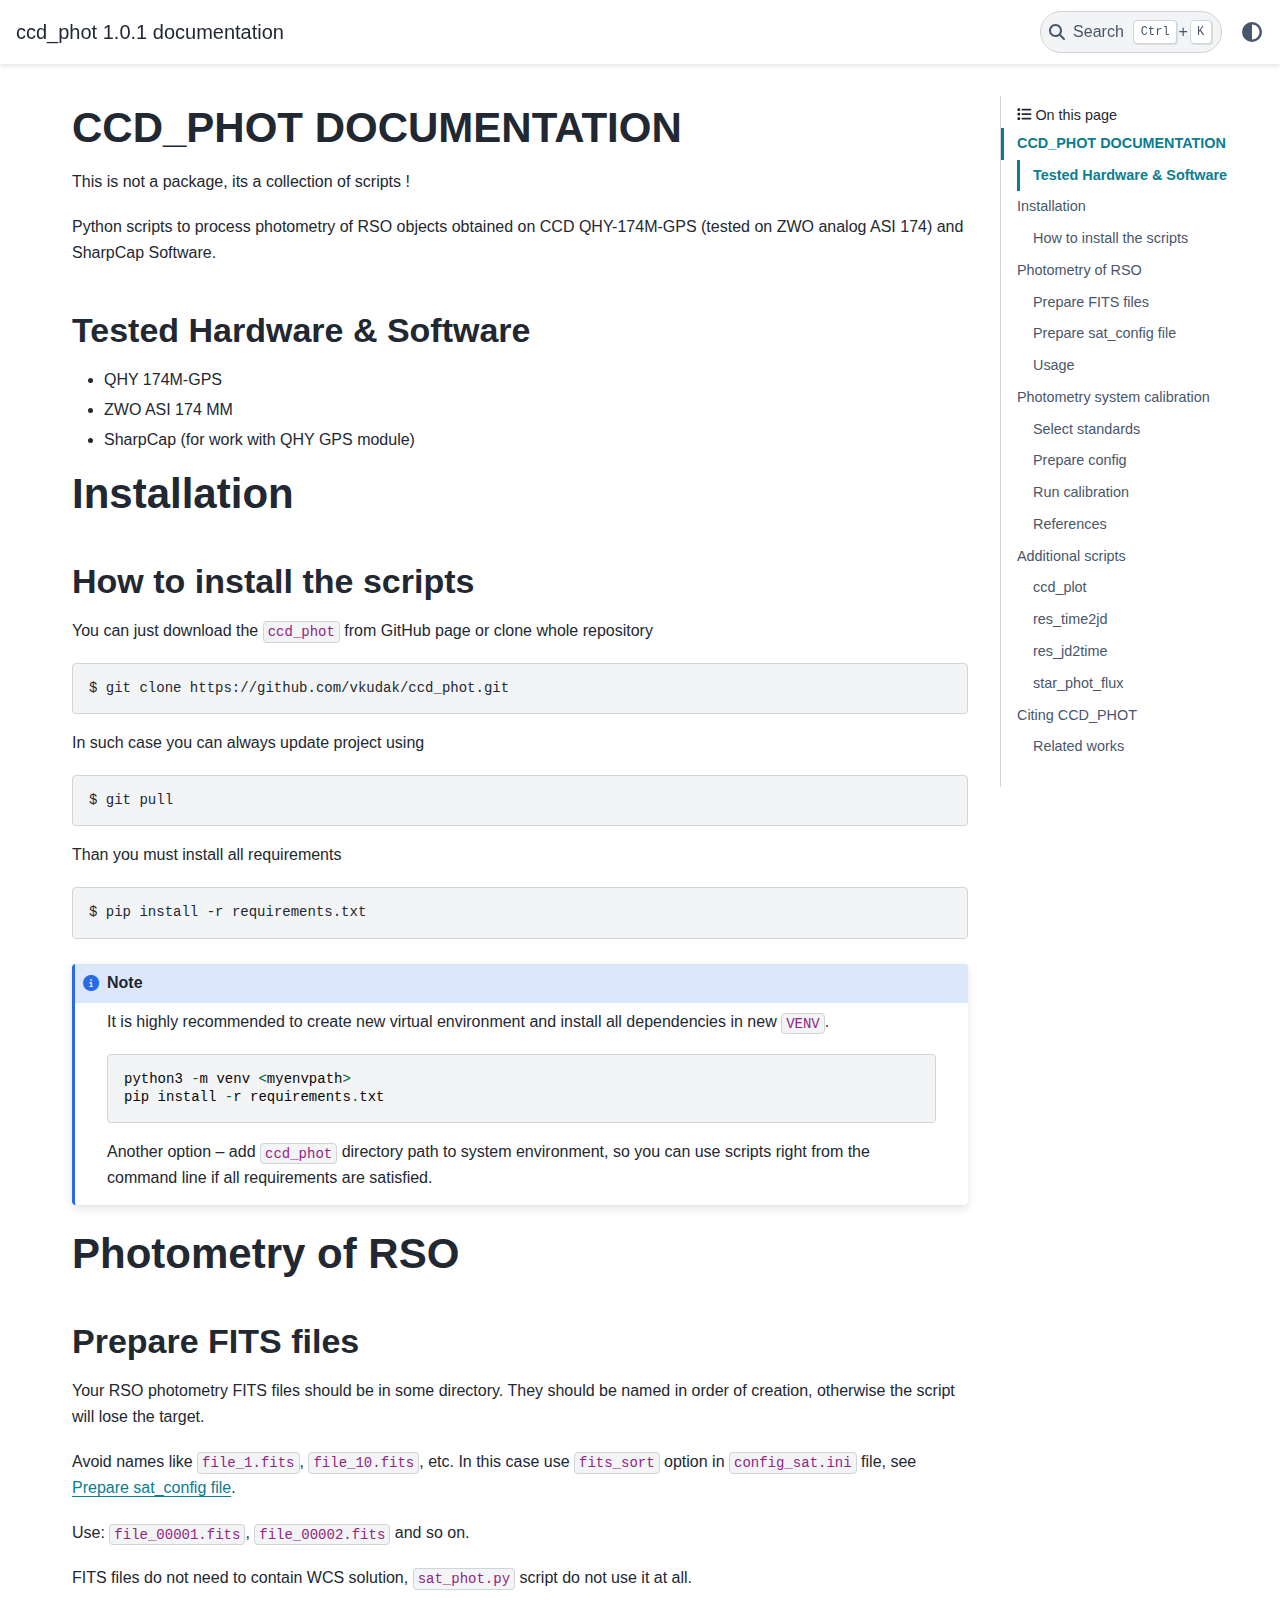
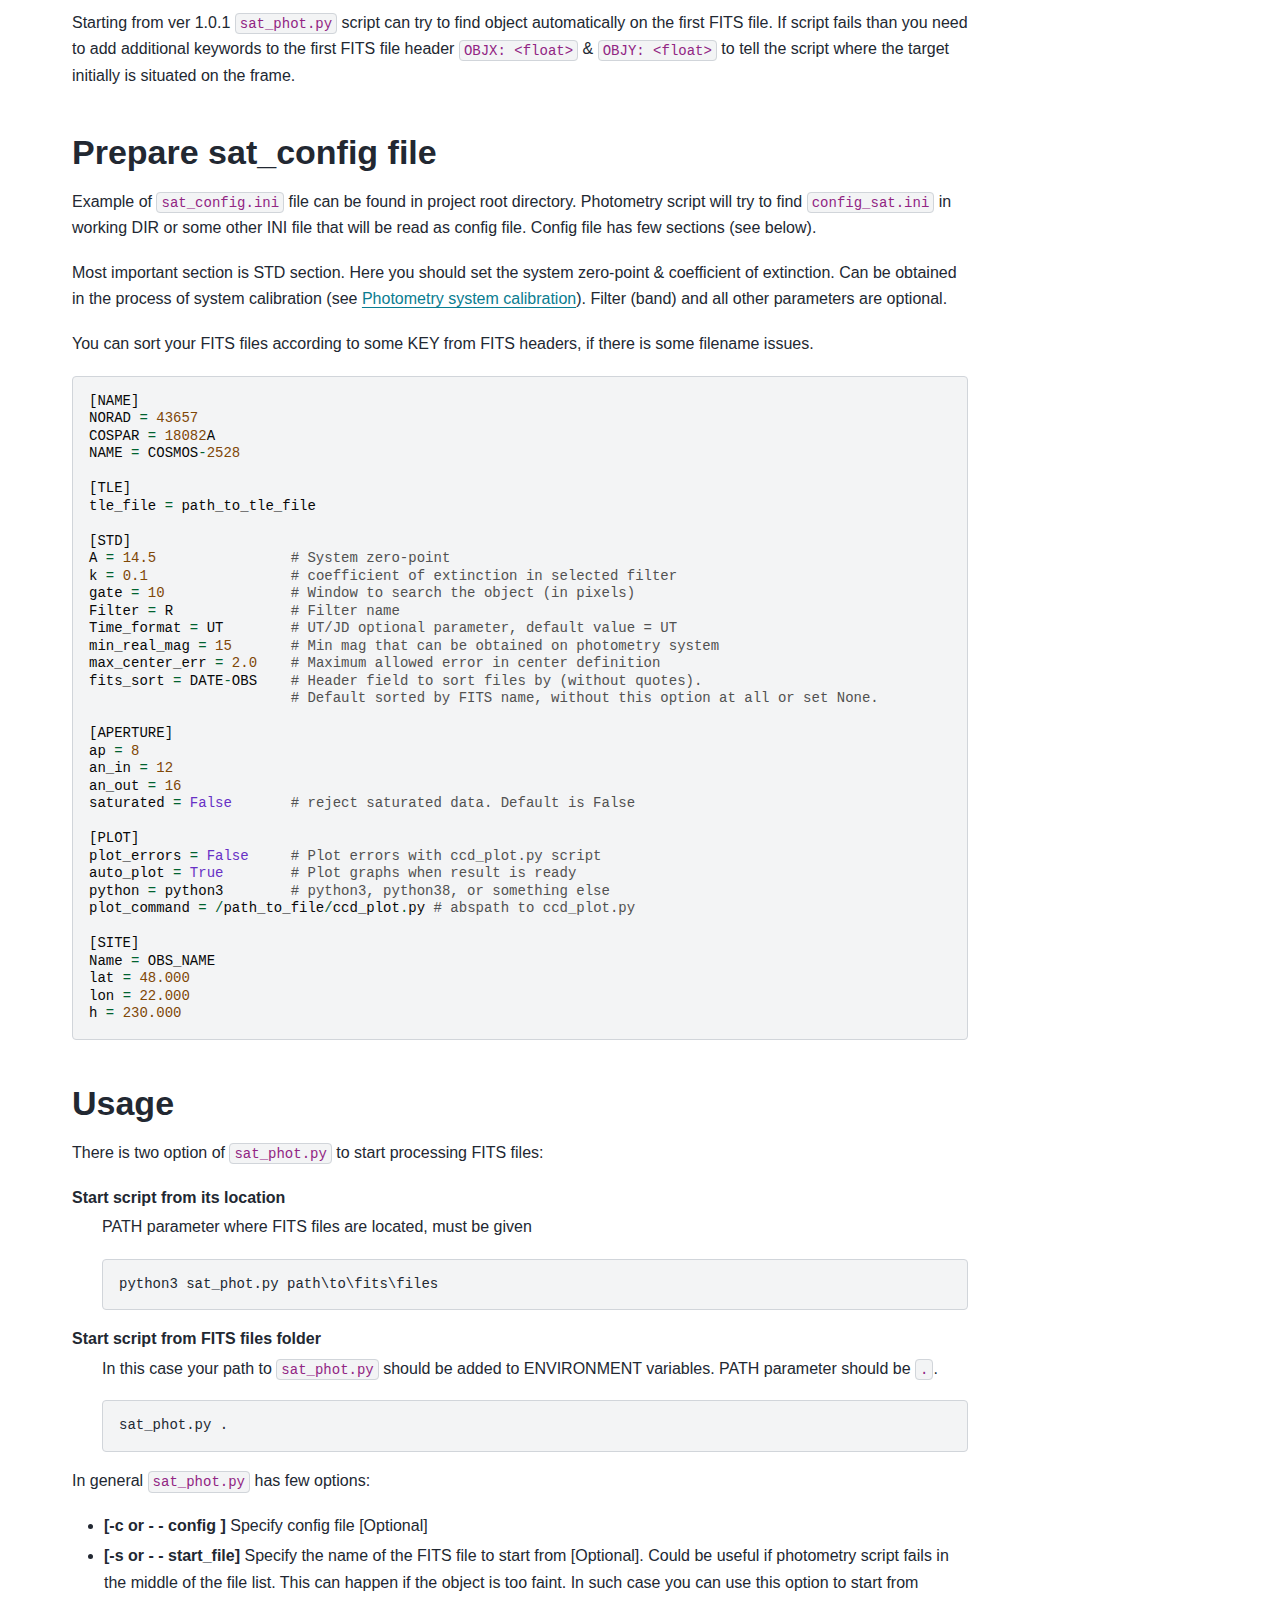
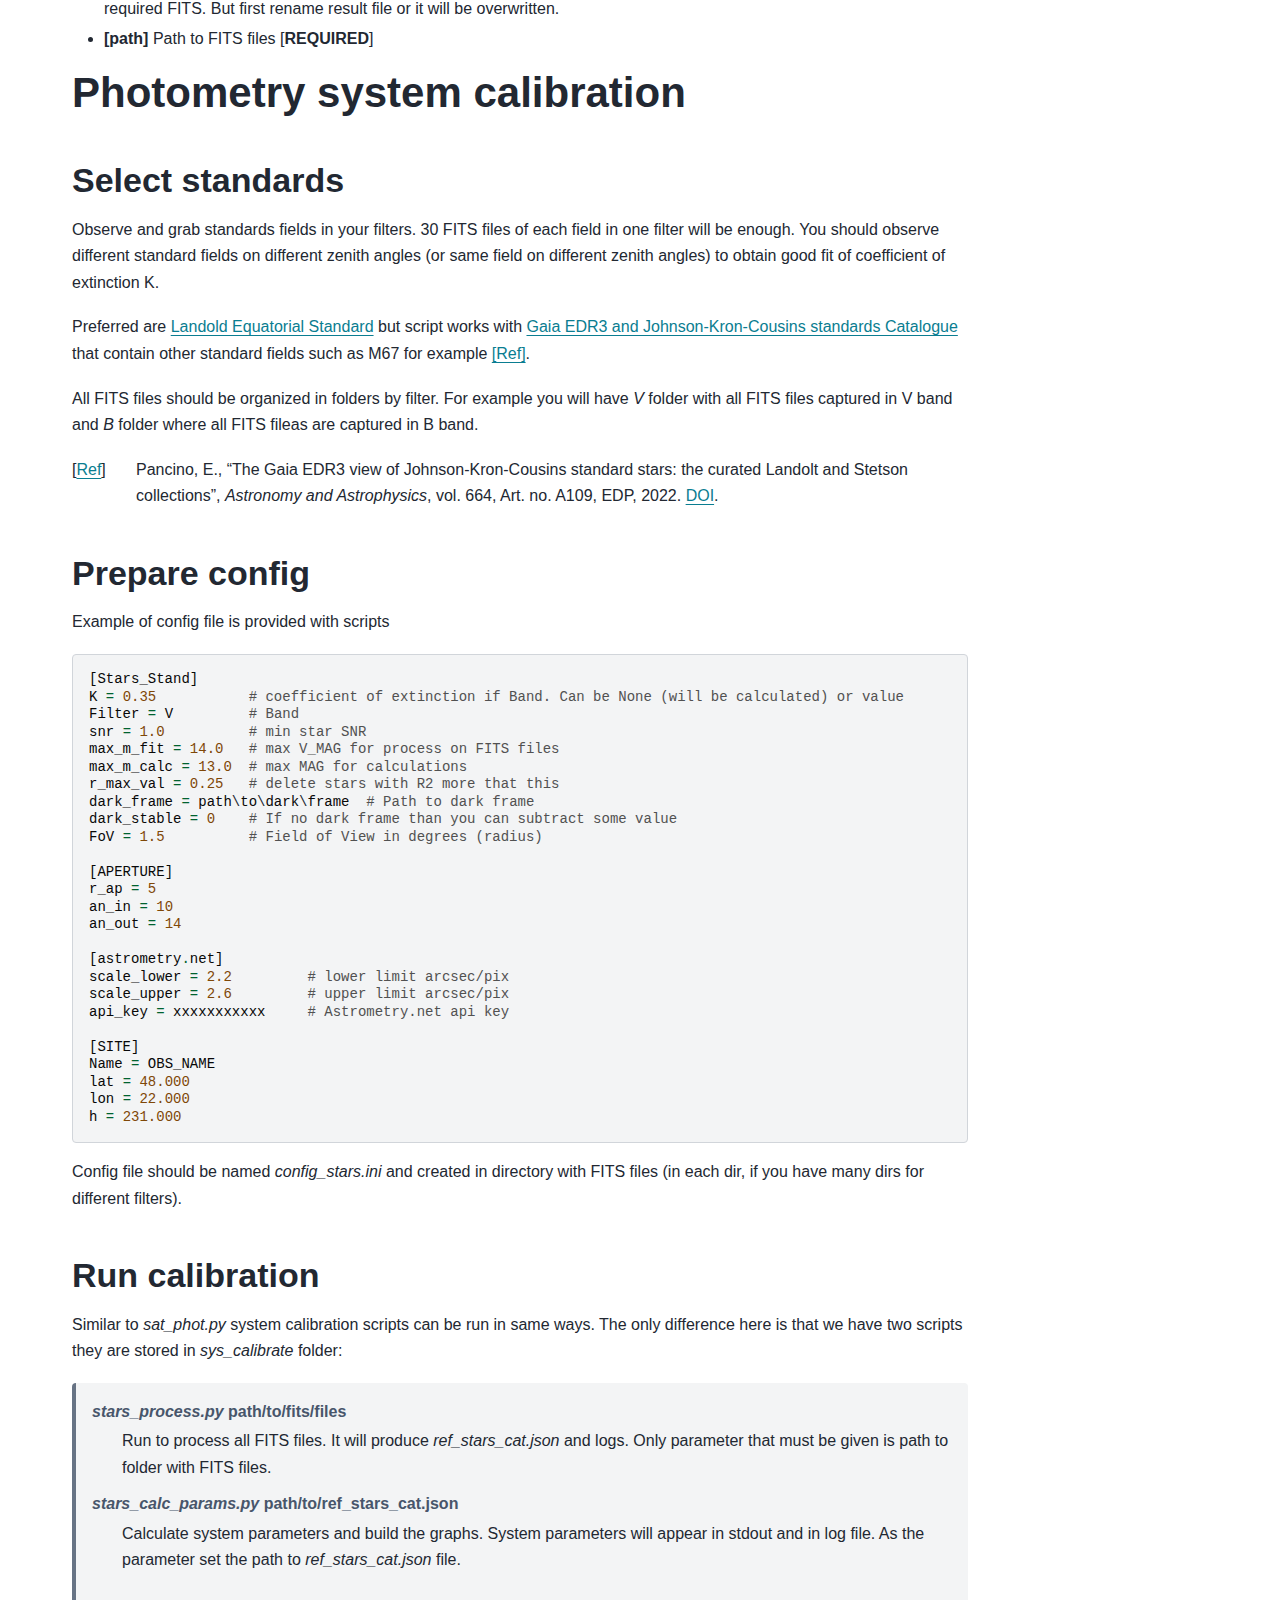
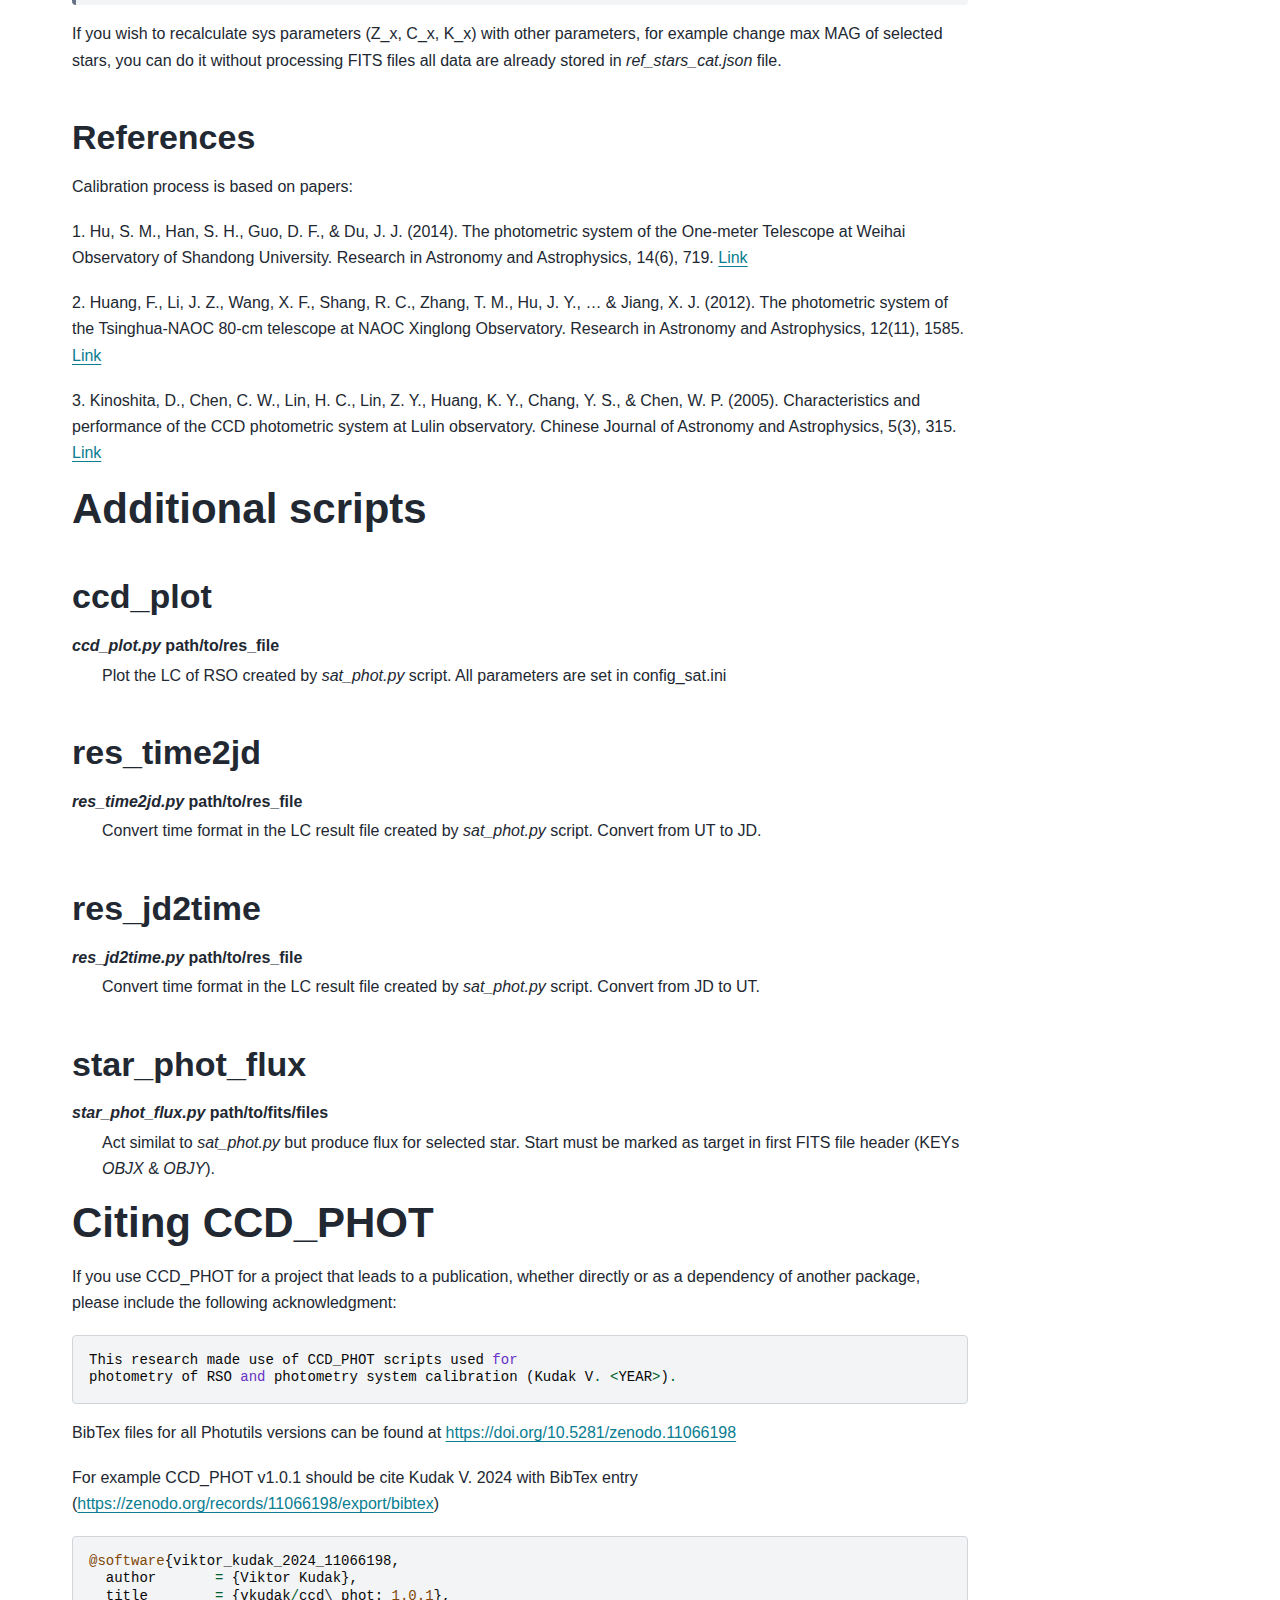
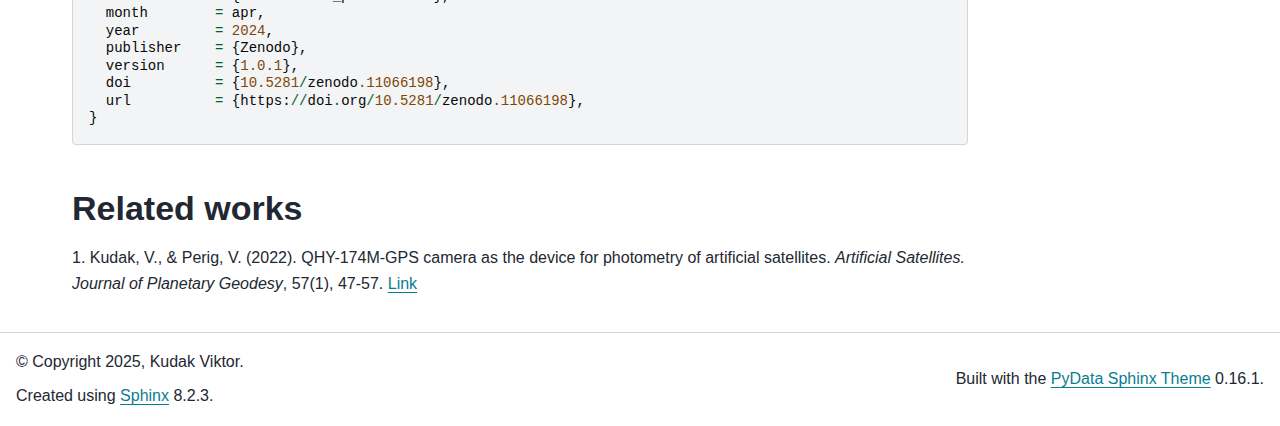
<file: index.html>
<!DOCTYPE html>


<html lang="en" data-content_root="./" >

  <head>
    <meta charset="utf-8" />
    <meta name="viewport" content="width=device-width, initial-scale=1.0" /><meta name="viewport" content="width=device-width, initial-scale=1" />

    <title>CCD_PHOT DOCUMENTATION &#8212; ccd_phot 1.0.1 documentation</title>
  
  
  
  <script data-cfasync="false">
    document.documentElement.dataset.mode = localStorage.getItem("mode") || "";
    document.documentElement.dataset.theme = localStorage.getItem("theme") || "";
  </script>
  <!--
    this give us a css class that will be invisible only if js is disabled
  -->
  <noscript>
    <style>
      .pst-js-only { display: none !important; }

    </style>
  </noscript>
  
  <!-- Loaded before other Sphinx assets -->
  <link href="_static/styles/theme.css?digest=8878045cc6db502f8baf" rel="stylesheet" />
<link href="_static/styles/pydata-sphinx-theme.css?digest=8878045cc6db502f8baf" rel="stylesheet" />

    <link rel="stylesheet" type="text/css" href="_static/pygments.css?v=8f2a1f02" />
  
  <!-- So that users can add custom icons -->
  <script src="_static/scripts/fontawesome.js?digest=8878045cc6db502f8baf"></script>
  <!-- Pre-loaded scripts that we'll load fully later -->
  <link rel="preload" as="script" href="_static/scripts/bootstrap.js?digest=8878045cc6db502f8baf" />
<link rel="preload" as="script" href="_static/scripts/pydata-sphinx-theme.js?digest=8878045cc6db502f8baf" />

    <script src="_static/jquery.js?v=5d32c60e"></script>
    <script src="_static/_sphinx_javascript_frameworks_compat.js?v=2cd50e6c"></script>
    <script src="_static/documentation_options.js?v=292eb321"></script>
    <script src="_static/doctools.js?v=9bcbadda"></script>
    <script src="_static/sphinx_highlight.js?v=dc90522c"></script>
    <script>DOCUMENTATION_OPTIONS.pagename = 'index';</script>
    <link rel="index" title="Index" href="genindex.html" />
    <link rel="search" title="Search" href="search.html" />
  <meta name="viewport" content="width=device-width, initial-scale=1"/>
  <meta name="docsearch:language" content="en"/>
  <meta name="docsearch:version" content="" />
  </head>
  
  
  <body data-bs-spy="scroll" data-bs-target=".bd-toc-nav" data-offset="180" data-bs-root-margin="0px 0px -60%" data-default-mode="">

  
  
  <div id="pst-skip-link" class="skip-link d-print-none"><a href="#main-content">Skip to main content</a></div>
  
  <div id="pst-scroll-pixel-helper"></div>
  
  <button type="button" class="btn rounded-pill" id="pst-back-to-top">
    <i class="fa-solid fa-arrow-up"></i>Back to top</button>

  
  <dialog id="pst-search-dialog">
    
<form class="bd-search d-flex align-items-center"
      action="search.html"
      method="get">
  <i class="fa-solid fa-magnifying-glass"></i>
  <input type="search"
         class="form-control"
         name="q"
         placeholder="Search the docs ..."
         aria-label="Search the docs ..."
         autocomplete="off"
         autocorrect="off"
         autocapitalize="off"
         spellcheck="false"/>
  <span class="search-button__kbd-shortcut"><kbd class="kbd-shortcut__modifier">Ctrl</kbd>+<kbd>K</kbd></span>
</form>
  </dialog>

  <div class="pst-async-banner-revealer d-none">
  <aside id="bd-header-version-warning" class="d-none d-print-none" aria-label="Version warning"></aside>
</div>

  
    <header class="bd-header navbar navbar-expand-lg bd-navbar d-print-none">
<div class="bd-header__inner bd-page-width">
  <button class="pst-navbar-icon sidebar-toggle primary-toggle" aria-label="Site navigation">
    <span class="fa-solid fa-bars"></span>
  </button>
  
  
  <div class="col-lg-3 navbar-header-items__start">
    
      <div class="navbar-item">

  
    
  

<a class="navbar-brand logo" href="#">
  
  
  
  
  
  
    <p class="title logo__title">ccd_phot 1.0.1 documentation</p>
  
</a></div>
    
  </div>
  
  <div class="col-lg-9 navbar-header-items">
    
    <div class="me-auto navbar-header-items__center">
      
        <div class="navbar-item">
<nav>
  <ul class="bd-navbar-elements navbar-nav">
    
  </ul>
</nav></div>
      
    </div>
    
    
    <div class="navbar-header-items__end">
      
        <div class="navbar-item navbar-persistent--container">
          

<button class="btn search-button-field search-button__button pst-js-only" title="Search" aria-label="Search" data-bs-placement="bottom" data-bs-toggle="tooltip">
 <i class="fa-solid fa-magnifying-glass"></i>
 <span class="search-button__default-text">Search</span>
 <span class="search-button__kbd-shortcut"><kbd class="kbd-shortcut__modifier">Ctrl</kbd>+<kbd class="kbd-shortcut__modifier">K</kbd></span>
</button>
        </div>
      
      
        <div class="navbar-item">

<button class="btn btn-sm nav-link pst-navbar-icon theme-switch-button pst-js-only" aria-label="Color mode" data-bs-title="Color mode"  data-bs-placement="bottom" data-bs-toggle="tooltip">
  <i class="theme-switch fa-solid fa-sun                fa-lg" data-mode="light" title="Light"></i>
  <i class="theme-switch fa-solid fa-moon               fa-lg" data-mode="dark"  title="Dark"></i>
  <i class="theme-switch fa-solid fa-circle-half-stroke fa-lg" data-mode="auto"  title="System Settings"></i>
</button></div>
      
    </div>
    
  </div>
  
  
    <div class="navbar-persistent--mobile">

<button class="btn search-button-field search-button__button pst-js-only" title="Search" aria-label="Search" data-bs-placement="bottom" data-bs-toggle="tooltip">
 <i class="fa-solid fa-magnifying-glass"></i>
 <span class="search-button__default-text">Search</span>
 <span class="search-button__kbd-shortcut"><kbd class="kbd-shortcut__modifier">Ctrl</kbd>+<kbd class="kbd-shortcut__modifier">K</kbd></span>
</button>
    </div>
  

  
    <button class="pst-navbar-icon sidebar-toggle secondary-toggle" aria-label="On this page">
      <span class="fa-solid fa-outdent"></span>
    </button>
  
</div>

    </header>
  

  <div class="bd-container">
    <div class="bd-container__inner bd-page-width">
      
      
      
        
      
      <dialog id="pst-primary-sidebar-modal"></dialog>
      <div id="pst-primary-sidebar" class="bd-sidebar-primary bd-sidebar hide-on-wide">
        

  
  <div class="sidebar-header-items sidebar-primary__section">
    
    
      <div class="sidebar-header-items__center">
        
          
          
            <div class="navbar-item">
<nav>
  <ul class="bd-navbar-elements navbar-nav">
    
  </ul>
</nav></div>
          
        
      </div>
    
    
    
      <div class="sidebar-header-items__end">
        
          <div class="navbar-item">

<button class="btn btn-sm nav-link pst-navbar-icon theme-switch-button pst-js-only" aria-label="Color mode" data-bs-title="Color mode"  data-bs-placement="bottom" data-bs-toggle="tooltip">
  <i class="theme-switch fa-solid fa-sun                fa-lg" data-mode="light" title="Light"></i>
  <i class="theme-switch fa-solid fa-moon               fa-lg" data-mode="dark"  title="Dark"></i>
  <i class="theme-switch fa-solid fa-circle-half-stroke fa-lg" data-mode="auto"  title="System Settings"></i>
</button></div>
        
      </div>
    
  </div>
  
  
  <div class="sidebar-primary-items__end sidebar-primary__section">
      <div class="sidebar-primary-item">
<div id="ethical-ad-placement"
      class="flat"
      data-ea-publisher="readthedocs"
      data-ea-type="readthedocs-sidebar"
      data-ea-manual="true">
</div></div>
  </div>


      </div>
      
      <main id="main-content" class="bd-main" role="main">
        
        
          <div class="bd-content">
            <div class="bd-article-container">
              
              <div class="bd-header-article d-print-none"></div>
              
              
              
                
<div id="searchbox"></div>
                <article class="bd-article">
                  
  <section id="ccd-phot-documentation">
<h1>CCD_PHOT DOCUMENTATION<a class="headerlink" href="#ccd-phot-documentation" title="Link to this heading">#</a></h1>
<p>This is not a package, its a collection of scripts !</p>
<p>Python scripts to process photometry of RSO objects obtained on CCD QHY-174M-GPS (tested on ZWO analog ASI 174) and SharpCap Software.</p>
<section id="tested-hardware-software">
<h2>Tested Hardware &amp; Software<a class="headerlink" href="#tested-hardware-software" title="Link to this heading">#</a></h2>
<ul class="simple">
<li><p>QHY 174M-GPS</p></li>
<li><p>ZWO ASI 174 MM</p></li>
<li><p>SharpCap (for work with QHY GPS module)</p></li>
</ul>
</section>
</section>
<section id="installation">
<h1>Installation<a class="headerlink" href="#installation" title="Link to this heading">#</a></h1>
<section id="how-to-install-the-scripts">
<span id="id1"></span><h2>How to install the scripts<a class="headerlink" href="#how-to-install-the-scripts" title="Link to this heading">#</a></h2>
<p>You can just download the <code class="docutils literal notranslate"><span class="pre">ccd_phot</span></code> from GitHub page or clone whole repository</p>
<div class="highlight-console notranslate"><div class="highlight"><pre><span></span><span class="gp">$ </span>git<span class="w"> </span>clone<span class="w"> </span>https://github.com/vkudak/ccd_phot.git
</pre></div>
</div>
<p>In such case you can always update project using</p>
<div class="highlight-console notranslate"><div class="highlight"><pre><span></span><span class="gp">$ </span>git<span class="w"> </span>pull
</pre></div>
</div>
<p>Than you must install all requirements</p>
<div class="highlight-console notranslate"><div class="highlight"><pre><span></span><span class="gp">$ </span>pip<span class="w"> </span>install<span class="w"> </span>-r<span class="w"> </span>requirements.txt
</pre></div>
</div>
<div class="admonition note">
<p class="admonition-title">Note</p>
<p>It is highly recommended to create new virtual environment
and install all dependencies in new <code class="docutils literal notranslate"><span class="pre">VENV</span></code>.</p>
<div class="highlight-python notranslate"><div class="highlight"><pre><span></span><span class="n">python3</span> <span class="o">-</span><span class="n">m</span> <span class="n">venv</span> <span class="o">&lt;</span><span class="n">myenvpath</span><span class="o">&gt;</span>
<span class="n">pip</span> <span class="n">install</span> <span class="o">-</span><span class="n">r</span> <span class="n">requirements</span><span class="o">.</span><span class="n">txt</span>
</pre></div>
</div>
<p>Another option – add <code class="docutils literal notranslate"><span class="pre">ccd_phot</span></code> directory path to system environment,
so you can use scripts right from the command line if all requirements are satisfied.</p>
</div>
</section>
</section>
<section id="photometry-of-rso">
<h1>Photometry of RSO<a class="headerlink" href="#photometry-of-rso" title="Link to this heading">#</a></h1>
<section id="prepare-fits-files">
<h2>Prepare FITS files<a class="headerlink" href="#prepare-fits-files" title="Link to this heading">#</a></h2>
<p>Your RSO photometry FITS files should be in some directory.
They should be named in order of creation, otherwise the script will lose the target.</p>
<p>Avoid names like <code class="docutils literal notranslate"><span class="pre">file_1.fits</span></code>, <code class="docutils literal notranslate"><span class="pre">file_10.fits</span></code>, etc.
In this case use <code class="docutils literal notranslate"><span class="pre">fits_sort</span></code> option in <code class="docutils literal notranslate"><span class="pre">config_sat.ini</span></code> file, see <a class="reference internal" href="#sat-config-label"><span class="std std-ref">Prepare sat_config file</span></a>.</p>
<p>Use: <code class="docutils literal notranslate"><span class="pre">file_00001.fits</span></code>, <code class="docutils literal notranslate"><span class="pre">file_00002.fits</span></code> and so on.</p>
<p>FITS files do not need to contain WCS solution, <code class="docutils literal notranslate"><span class="pre">sat_phot.py</span></code> script do not use it at all.</p>
<p>Starting from ver 1.0.1 <code class="docutils literal notranslate"><span class="pre">sat_phot.py</span></code> script can try to find object automatically on the first FITS file.
If script fails than you need to add additional keywords to the first FITS file header
<code class="docutils literal notranslate"><span class="pre">OBJX:</span> <span class="pre">&lt;float&gt;</span></code> &amp; <code class="docutils literal notranslate"><span class="pre">OBJY:</span> <span class="pre">&lt;float&gt;</span></code> to tell the script where the target initially is situated on the frame.</p>
</section>
<section id="prepare-sat-config-file">
<span id="sat-config-label"></span><h2>Prepare sat_config file<a class="headerlink" href="#prepare-sat-config-file" title="Link to this heading">#</a></h2>
<p>Example of <code class="docutils literal notranslate"><span class="pre">sat_config.ini</span></code> file can be found in project root directory.
Photometry script will try to find <code class="docutils literal notranslate"><span class="pre">config_sat.ini</span></code> in working DIR or some other INI file that will be read as config file.
Config file has few sections (see below).</p>
<p>Most important section is STD section.
Here you should set the system zero-point &amp; coefficient of extinction. Can be obtained in the process of system calibration
(see <a class="reference internal" href="#sys-calibration-label"><span class="std std-ref">Photometry system calibration</span></a>).
Filter (band) and all other parameters are optional.</p>
<p>You can sort your FITS files according to some KEY from FITS headers, if there is some filename issues.</p>
<div class="highlight-default notranslate"><div class="highlight"><pre><span></span><span class="p">[</span><span class="n">NAME</span><span class="p">]</span>
<span class="n">NORAD</span> <span class="o">=</span> <span class="mi">43657</span>
<span class="n">COSPAR</span> <span class="o">=</span> <span class="mi">18082</span><span class="n">A</span>
<span class="n">NAME</span> <span class="o">=</span> <span class="n">COSMOS</span><span class="o">-</span><span class="mi">2528</span>

<span class="p">[</span><span class="n">TLE</span><span class="p">]</span>
<span class="n">tle_file</span> <span class="o">=</span> <span class="n">path_to_tle_file</span>

<span class="p">[</span><span class="n">STD</span><span class="p">]</span>
<span class="n">A</span> <span class="o">=</span> <span class="mf">14.5</span>                <span class="c1"># System zero-point</span>
<span class="n">k</span> <span class="o">=</span> <span class="mf">0.1</span>                 <span class="c1"># coefficient of extinction in selected filter</span>
<span class="n">gate</span> <span class="o">=</span> <span class="mi">10</span>               <span class="c1"># Window to search the object (in pixels)</span>
<span class="n">Filter</span> <span class="o">=</span> <span class="n">R</span>              <span class="c1"># Filter name</span>
<span class="n">Time_format</span> <span class="o">=</span> <span class="n">UT</span>        <span class="c1"># UT/JD optional parameter, default value = UT</span>
<span class="n">min_real_mag</span> <span class="o">=</span> <span class="mi">15</span>       <span class="c1"># Min mag that can be obtained on photometry system</span>
<span class="n">max_center_err</span> <span class="o">=</span> <span class="mf">2.0</span>    <span class="c1"># Maximum allowed error in center definition</span>
<span class="n">fits_sort</span> <span class="o">=</span> <span class="n">DATE</span><span class="o">-</span><span class="n">OBS</span>    <span class="c1"># Header field to sort files by (without quotes).</span>
                        <span class="c1"># Default sorted by FITS name, without this option at all or set None.</span>

<span class="p">[</span><span class="n">APERTURE</span><span class="p">]</span>
<span class="n">ap</span> <span class="o">=</span> <span class="mi">8</span>
<span class="n">an_in</span> <span class="o">=</span> <span class="mi">12</span>
<span class="n">an_out</span> <span class="o">=</span> <span class="mi">16</span>
<span class="n">saturated</span> <span class="o">=</span> <span class="kc">False</span>       <span class="c1"># reject saturated data. Default is False</span>

<span class="p">[</span><span class="n">PLOT</span><span class="p">]</span>
<span class="n">plot_errors</span> <span class="o">=</span> <span class="kc">False</span>     <span class="c1"># Plot errors with ccd_plot.py script</span>
<span class="n">auto_plot</span> <span class="o">=</span> <span class="kc">True</span>        <span class="c1"># Plot graphs when result is ready</span>
<span class="n">python</span> <span class="o">=</span> <span class="n">python3</span>        <span class="c1"># python3, python38, or something else</span>
<span class="n">plot_command</span> <span class="o">=</span> <span class="o">/</span><span class="n">path_to_file</span><span class="o">/</span><span class="n">ccd_plot</span><span class="o">.</span><span class="n">py</span> <span class="c1"># abspath to ccd_plot.py</span>

<span class="p">[</span><span class="n">SITE</span><span class="p">]</span>
<span class="n">Name</span> <span class="o">=</span> <span class="n">OBS_NAME</span>
<span class="n">lat</span> <span class="o">=</span> <span class="mf">48.000</span>
<span class="n">lon</span> <span class="o">=</span> <span class="mf">22.000</span>
<span class="n">h</span> <span class="o">=</span> <span class="mf">230.000</span>
</pre></div>
</div>
</section>
<section id="usage">
<h2>Usage<a class="headerlink" href="#usage" title="Link to this heading">#</a></h2>
<p>There is two option of <code class="docutils literal notranslate"><span class="pre">sat_phot.py</span></code> to start processing FITS files:</p>
<dl>
<dt>Start script from its location</dt><dd><p>PATH parameter where FITS files are located, must be given</p>
<div class="highlight-console notranslate"><div class="highlight"><pre><span></span><span class="go">python3 sat_phot.py path\to\fits\files</span>
</pre></div>
</div>
</dd>
<dt>Start script from FITS files folder</dt><dd><p>In this case your path to <code class="docutils literal notranslate"><span class="pre">sat_phot.py</span></code> should be added to ENVIRONMENT variables. PATH parameter should be <code class="docutils literal notranslate"><span class="pre">.</span></code>.</p>
<div class="highlight-console notranslate"><div class="highlight"><pre><span></span><span class="go">sat_phot.py .</span>
</pre></div>
</div>
</dd>
</dl>
<p>In general <code class="docutils literal notranslate"><span class="pre">sat_phot.py</span></code> has few options:</p>
<ul class="simple">
<li><p><strong>[-c or - - config ]</strong>    Specify config file [Optional]</p></li>
<li><p><strong>[-s or - - start_file]</strong> Specify the name of the FITS file to start from [Optional]. Could be useful if photometry script fails in the middle of the file list. This can happen if the object is too faint. In such case you can use this option to start from required FITS. But first rename result file or it will be overwritten.</p></li>
<li><p><strong>[path]</strong>               Path to FITS files [<strong>REQUIRED</strong>]</p></li>
</ul>
</section>
</section>
<section id="photometry-system-calibration">
<span id="sys-calibration-label"></span><h1>Photometry system calibration<a class="headerlink" href="#photometry-system-calibration" title="Link to this heading">#</a></h1>
<section id="select-standards">
<h2>Select standards<a class="headerlink" href="#select-standards" title="Link to this heading">#</a></h2>
<p>Observe and grab standards fields in your filters. 30 FITS files of each field in one filter will be enough.
You should observe different standard fields on different zenith angles (or same field on different zenith angles) to
obtain good fit of coefficient of extinction K.</p>
<p>Preferred are <a class="reference external" href="https://www.eso.org/sci/observing/tools/standards/Landolt.html">Landold Equatorial Standard</a>
but script works with <a class="reference external" href="https://vizier.cds.unistra.fr/viz-bin/VizieR?-source=J/A%2BA/664/A109">Gaia EDR3 and Johnson-Kron-Cousins standards Catalogue</a>
that contain other standard fields such as M67 for example <a class="reference internal" href="#ref" id="id2"><span>[Ref]</span></a>.</p>
<p>All FITS files should be organized in folders by filter. For example you will have <cite>V</cite> folder with all FITS files
captured in V band and <cite>B</cite> folder where all FITS fileas are captured in B band.</p>
<div role="list" class="citation-list">
<div class="citation" id="ref" role="doc-biblioentry">
<span class="label"><span class="fn-bracket">[</span><a role="doc-backlink" href="#id2">Ref</a><span class="fn-bracket">]</span></span>
<p>Pancino, E., “The Gaia EDR3 view of Johnson-Kron-Cousins standard stars: the curated Landolt and Stetson collections”,
<em>Astronomy and Astrophysics</em>, vol. 664, Art. no. A109, EDP, 2022. <a class="reference external" href="https://doi.org/10.1051/0004-6361/202243939">DOI</a>.</p>
</div>
</div>
</section>
<section id="prepare-config">
<h2>Prepare config<a class="headerlink" href="#prepare-config" title="Link to this heading">#</a></h2>
<p>Example of config file is provided with scripts</p>
<div class="highlight-default notranslate"><div class="highlight"><pre><span></span><span class="p">[</span><span class="n">Stars_Stand</span><span class="p">]</span>
<span class="n">K</span> <span class="o">=</span> <span class="mf">0.35</span>           <span class="c1"># coefficient of extinction if Band. Can be None (will be calculated) or value</span>
<span class="n">Filter</span> <span class="o">=</span> <span class="n">V</span>         <span class="c1"># Band</span>
<span class="n">snr</span> <span class="o">=</span> <span class="mf">1.0</span>          <span class="c1"># min star SNR</span>
<span class="n">max_m_fit</span> <span class="o">=</span> <span class="mf">14.0</span>   <span class="c1"># max V_MAG for process on FITS files</span>
<span class="n">max_m_calc</span> <span class="o">=</span> <span class="mf">13.0</span>  <span class="c1"># max MAG for calculations</span>
<span class="n">r_max_val</span> <span class="o">=</span> <span class="mf">0.25</span>   <span class="c1"># delete stars with R2 more that this</span>
<span class="n">dark_frame</span> <span class="o">=</span> <span class="n">path</span>\<span class="n">to</span>\<span class="n">dark</span>\<span class="n">frame</span>  <span class="c1"># Path to dark frame</span>
<span class="n">dark_stable</span> <span class="o">=</span> <span class="mi">0</span>    <span class="c1"># If no dark frame than you can subtract some value</span>
<span class="n">FoV</span> <span class="o">=</span> <span class="mf">1.5</span>          <span class="c1"># Field of View in degrees (radius)</span>

<span class="p">[</span><span class="n">APERTURE</span><span class="p">]</span>
<span class="n">r_ap</span> <span class="o">=</span> <span class="mi">5</span>
<span class="n">an_in</span> <span class="o">=</span> <span class="mi">10</span>
<span class="n">an_out</span> <span class="o">=</span> <span class="mi">14</span>

<span class="p">[</span><span class="n">astrometry</span><span class="o">.</span><span class="n">net</span><span class="p">]</span>
<span class="n">scale_lower</span> <span class="o">=</span> <span class="mf">2.2</span>         <span class="c1"># lower limit arcsec/pix</span>
<span class="n">scale_upper</span> <span class="o">=</span> <span class="mf">2.6</span>         <span class="c1"># upper limit arcsec/pix</span>
<span class="n">api_key</span> <span class="o">=</span> <span class="n">xxxxxxxxxxx</span>     <span class="c1"># Astrometry.net api key</span>

<span class="p">[</span><span class="n">SITE</span><span class="p">]</span>
<span class="n">Name</span> <span class="o">=</span> <span class="n">OBS_NAME</span>
<span class="n">lat</span> <span class="o">=</span> <span class="mf">48.000</span>
<span class="n">lon</span> <span class="o">=</span> <span class="mf">22.000</span>
<span class="n">h</span> <span class="o">=</span> <span class="mf">231.000</span>
</pre></div>
</div>
<p>Config file should be named <cite>config_stars.ini</cite> and created in directory with FITS files
(in each dir, if you have many dirs for different filters).</p>
</section>
<section id="run-calibration">
<h2>Run calibration<a class="headerlink" href="#run-calibration" title="Link to this heading">#</a></h2>
<p>Similar to <cite>sat_phot.py</cite> system calibration scripts can be run in same ways.
The only difference here is that we have two scripts they are stored in <cite>sys_calibrate</cite> folder:</p>
<blockquote>
<div><dl class="simple">
<dt><cite>stars_process.py</cite>  path/to/fits/files</dt><dd><p>Run to process all FITS files. It will produce <cite>ref_stars_cat.json</cite> and logs.
Only parameter that must be given is path to folder with FITS files.</p>
</dd>
<dt><cite>stars_calc_params.py</cite> path/to/ref_stars_cat.json</dt><dd><p>Calculate system parameters and build the graphs.
System parameters will appear in stdout and in log file.
As the parameter set the path to <cite>ref_stars_cat.json</cite> file.</p>
</dd>
</dl>
</div></blockquote>
<p>If you wish to recalculate sys parameters (Z_x, C_x, K_x) with other parameters,
for example change max MAG of selected stars, you can do it without processing FITS files all data are already stored
in <cite>ref_stars_cat.json</cite> file.</p>
</section>
<section id="references">
<h2>References<a class="headerlink" href="#references" title="Link to this heading">#</a></h2>
<p>Calibration process is based on papers:</p>
<p>1. Hu, S. M., Han, S. H., Guo, D. F., &amp; Du, J. J. (2014).
The photometric system of the One-meter Telescope at Weihai Observatory of Shandong University.
Research in Astronomy and Astrophysics, 14(6), 719.
<a class="reference external" href="https://iopscience.iop.org/article/10.1088/1674-4527/14/6/010/meta">Link</a></p>
<p>2. Huang, F., Li, J. Z., Wang, X. F., Shang, R. C., Zhang, T. M., Hu, J. Y., … &amp; Jiang, X. J. (2012).
The photometric system of the Tsinghua-NAOC 80-cm telescope at NAOC Xinglong Observatory.
Research in Astronomy and Astrophysics, 12(11), 1585.
<a class="reference external" href="https://iopscience.iop.org/article/10.1088/1674-4527/12/11/012/meta">Link</a></p>
<p>3. Kinoshita, D., Chen, C. W., Lin, H. C., Lin, Z. Y., Huang, K. Y., Chang, Y. S., &amp; Chen, W. P. (2005).
Characteristics and performance of the CCD photometric system at Lulin observatory.
Chinese Journal of Astronomy and Astrophysics, 5(3), 315.
<a class="reference external" href="https://iopscience.iop.org/article/10.1088/1009-9271/5/3/011/meta">Link</a></p>
</section>
</section>
<section id="additional-scripts">
<h1>Additional scripts<a class="headerlink" href="#additional-scripts" title="Link to this heading">#</a></h1>
<section id="ccd-plot">
<h2>ccd_plot<a class="headerlink" href="#ccd-plot" title="Link to this heading">#</a></h2>
<dl class="simple">
<dt><cite>ccd_plot.py</cite>  path/to/res_file</dt><dd><p>Plot the LC of RSO created by <cite>sat_phot.py</cite> script. All parameters are set in config_sat.ini</p>
</dd>
</dl>
</section>
<section id="res-time2jd">
<h2>res_time2jd<a class="headerlink" href="#res-time2jd" title="Link to this heading">#</a></h2>
<dl class="simple">
<dt><cite>res_time2jd.py</cite>  path/to/res_file</dt><dd><p>Convert time format in the LC result file created by <cite>sat_phot.py</cite> script.
Convert from UT to JD.</p>
</dd>
</dl>
</section>
<section id="res-jd2time">
<h2>res_jd2time<a class="headerlink" href="#res-jd2time" title="Link to this heading">#</a></h2>
<dl class="simple">
<dt><cite>res_jd2time.py</cite>  path/to/res_file</dt><dd><p>Convert time format in the LC result file created by <cite>sat_phot.py</cite> script.
Convert from JD to UT.</p>
</dd>
</dl>
</section>
<section id="star-phot-flux">
<h2>star_phot_flux<a class="headerlink" href="#star-phot-flux" title="Link to this heading">#</a></h2>
<dl class="simple">
<dt><cite>star_phot_flux.py</cite>  path/to/fits/files</dt><dd><p>Act similat to <cite>sat_phot.py</cite> but produce flux for selected star.
Start must be marked as target in first FITS file header (KEYs <cite>OBJX</cite> &amp; <cite>OBJY</cite>).</p>
</dd>
</dl>
</section>
</section>
<section id="citing-ccd-phot">
<h1>Citing CCD_PHOT<a class="headerlink" href="#citing-ccd-phot" title="Link to this heading">#</a></h1>
<p>If you use CCD_PHOT for a project that leads to a publication, whether directly or as a dependency of another package,
please include the following acknowledgment:</p>
<div class="highlight-default notranslate"><div class="highlight"><pre><span></span><span class="n">This</span> <span class="n">research</span> <span class="n">made</span> <span class="n">use</span> <span class="n">of</span> <span class="n">CCD_PHOT</span> <span class="n">scripts</span> <span class="n">used</span> <span class="k">for</span>
<span class="n">photometry</span> <span class="n">of</span> <span class="n">RSO</span> <span class="ow">and</span> <span class="n">photometry</span> <span class="n">system</span> <span class="n">calibration</span> <span class="p">(</span><span class="n">Kudak</span> <span class="n">V</span><span class="o">.</span> <span class="o">&lt;</span><span class="n">YEAR</span><span class="o">&gt;</span><span class="p">)</span><span class="o">.</span>
</pre></div>
</div>
<p>BibTex files for all Photutils versions can be found at <a class="reference external" href="https://doi.org/10.5281/zenodo.11066198">https://doi.org/10.5281/zenodo.11066198</a></p>
<p>For example CCD_PHOT v1.0.1 should be cite Kudak V. 2024 with BibTex entry (<a class="reference external" href="https://zenodo.org/records/11066198/export/bibtex">https://zenodo.org/records/11066198/export/bibtex</a>)</p>
<div class="highlight-default notranslate"><div class="highlight"><pre><span></span><span class="nd">@software</span><span class="p">{</span><span class="n">viktor_kudak_2024_11066198</span><span class="p">,</span>
  <span class="n">author</span>       <span class="o">=</span> <span class="p">{</span><span class="n">Viktor</span> <span class="n">Kudak</span><span class="p">},</span>
  <span class="n">title</span>        <span class="o">=</span> <span class="p">{</span><span class="n">vkudak</span><span class="o">/</span><span class="n">ccd</span>\<span class="n">_phot</span><span class="p">:</span> <span class="mf">1.0.1</span><span class="p">},</span>
  <span class="n">month</span>        <span class="o">=</span> <span class="n">apr</span><span class="p">,</span>
  <span class="n">year</span>         <span class="o">=</span> <span class="mi">2024</span><span class="p">,</span>
  <span class="n">publisher</span>    <span class="o">=</span> <span class="p">{</span><span class="n">Zenodo</span><span class="p">},</span>
  <span class="n">version</span>      <span class="o">=</span> <span class="p">{</span><span class="mf">1.0.1</span><span class="p">},</span>
  <span class="n">doi</span>          <span class="o">=</span> <span class="p">{</span><span class="mf">10.5281</span><span class="o">/</span><span class="n">zenodo</span><span class="mf">.11066198</span><span class="p">},</span>
  <span class="n">url</span>          <span class="o">=</span> <span class="p">{</span><span class="n">https</span><span class="p">:</span><span class="o">//</span><span class="n">doi</span><span class="o">.</span><span class="n">org</span><span class="o">/</span><span class="mf">10.5281</span><span class="o">/</span><span class="n">zenodo</span><span class="mf">.11066198</span><span class="p">},</span>
<span class="p">}</span>
</pre></div>
</div>
<section id="related-works">
<h2>Related works<a class="headerlink" href="#related-works" title="Link to this heading">#</a></h2>
<p>1. Kudak, V., &amp; Perig, V. (2022). QHY-174M-GPS camera as the device for photometry of artificial satellites.
<em>Artificial Satellites. Journal of Planetary Geodesy</em>, 57(1), 47-57. <a class="reference external" href="https://doi.org/10.2478/arsa-2022-0003">Link</a></p>
<div class="toctree-wrapper compound">
</div>
</section>
</section>


                </article>
              
              
              
              
              
                <footer class="prev-next-footer d-print-none">
                  
<div class="prev-next-area">
</div>
                </footer>
              
            </div>
            
            
              
                <dialog id="pst-secondary-sidebar-modal"></dialog>
                <div id="pst-secondary-sidebar" class="bd-sidebar-secondary bd-toc"><div class="sidebar-secondary-items sidebar-secondary__inner">


  <div class="sidebar-secondary-item">
<div
    id="pst-page-navigation-heading-2"
    class="page-toc tocsection onthispage">
    <i class="fa-solid fa-list"></i> On this page
  </div>
  <nav class="bd-toc-nav page-toc" aria-labelledby="pst-page-navigation-heading-2">
    <ul class="visible nav section-nav flex-column">
<li class="toc-h1 nav-item toc-entry"><a class="reference internal nav-link" href="#">CCD_PHOT DOCUMENTATION</a><ul class="visible nav section-nav flex-column">
<li class="toc-h2 nav-item toc-entry"><a class="reference internal nav-link" href="#tested-hardware-software">Tested Hardware &amp; Software</a></li>
</ul>
</li>
<li class="toc-h1 nav-item toc-entry"><a class="reference internal nav-link" href="#installation">Installation</a><ul class="visible nav section-nav flex-column">
<li class="toc-h2 nav-item toc-entry"><a class="reference internal nav-link" href="#how-to-install-the-scripts">How to install the scripts</a></li>
</ul>
</li>
<li class="toc-h1 nav-item toc-entry"><a class="reference internal nav-link" href="#photometry-of-rso">Photometry of RSO</a><ul class="visible nav section-nav flex-column">
<li class="toc-h2 nav-item toc-entry"><a class="reference internal nav-link" href="#prepare-fits-files">Prepare FITS files</a></li>
<li class="toc-h2 nav-item toc-entry"><a class="reference internal nav-link" href="#prepare-sat-config-file">Prepare sat_config file</a></li>
<li class="toc-h2 nav-item toc-entry"><a class="reference internal nav-link" href="#usage">Usage</a></li>
</ul>
</li>
<li class="toc-h1 nav-item toc-entry"><a class="reference internal nav-link" href="#photometry-system-calibration">Photometry system calibration</a><ul class="visible nav section-nav flex-column">
<li class="toc-h2 nav-item toc-entry"><a class="reference internal nav-link" href="#select-standards">Select standards</a></li>
<li class="toc-h2 nav-item toc-entry"><a class="reference internal nav-link" href="#prepare-config">Prepare config</a></li>
<li class="toc-h2 nav-item toc-entry"><a class="reference internal nav-link" href="#run-calibration">Run calibration</a></li>
<li class="toc-h2 nav-item toc-entry"><a class="reference internal nav-link" href="#references">References</a></li>
</ul>
</li>
<li class="toc-h1 nav-item toc-entry"><a class="reference internal nav-link" href="#additional-scripts">Additional scripts</a><ul class="visible nav section-nav flex-column">
<li class="toc-h2 nav-item toc-entry"><a class="reference internal nav-link" href="#ccd-plot">ccd_plot</a></li>
<li class="toc-h2 nav-item toc-entry"><a class="reference internal nav-link" href="#res-time2jd">res_time2jd</a></li>
<li class="toc-h2 nav-item toc-entry"><a class="reference internal nav-link" href="#res-jd2time">res_jd2time</a></li>
<li class="toc-h2 nav-item toc-entry"><a class="reference internal nav-link" href="#star-phot-flux">star_phot_flux</a></li>
</ul>
</li>
<li class="toc-h1 nav-item toc-entry"><a class="reference internal nav-link" href="#citing-ccd-phot">Citing CCD_PHOT</a><ul class="visible nav section-nav flex-column">
<li class="toc-h2 nav-item toc-entry"><a class="reference internal nav-link" href="#related-works">Related works</a></li>
</ul>
</li>
</ul>

  </nav></div>

</div></div>
              
            
          </div>
          <footer class="bd-footer-content">
            
          </footer>
        
      </main>
    </div>
  </div>
  
  <!-- Scripts loaded after <body> so the DOM is not blocked -->
  <script defer src="_static/scripts/bootstrap.js?digest=8878045cc6db502f8baf"></script>
<script defer src="_static/scripts/pydata-sphinx-theme.js?digest=8878045cc6db502f8baf"></script>

  <footer class="bd-footer">
<div class="bd-footer__inner bd-page-width">
  
    <div class="footer-items__start">
      
        <div class="footer-item">

  <p class="copyright">
    
      © Copyright 2025, Kudak Viktor.
      <br/>
    
  </p>
</div>
      
        <div class="footer-item">

  <p class="sphinx-version">
    Created using <a href="https://www.sphinx-doc.org/">Sphinx</a> 8.2.3.
    <br/>
  </p>
</div>
      
    </div>
  
  
  
    <div class="footer-items__end">
      
        <div class="footer-item">
<p class="theme-version">
  <!-- # L10n: Setting the PST URL as an argument as this does not need to be localized -->
  Built with the <a href="https://pydata-sphinx-theme.readthedocs.io/en/stable/index.html">PyData Sphinx Theme</a> 0.16.1.
</p></div>
      
    </div>
  
</div>

  </footer>
  </body>
</html>
</file>
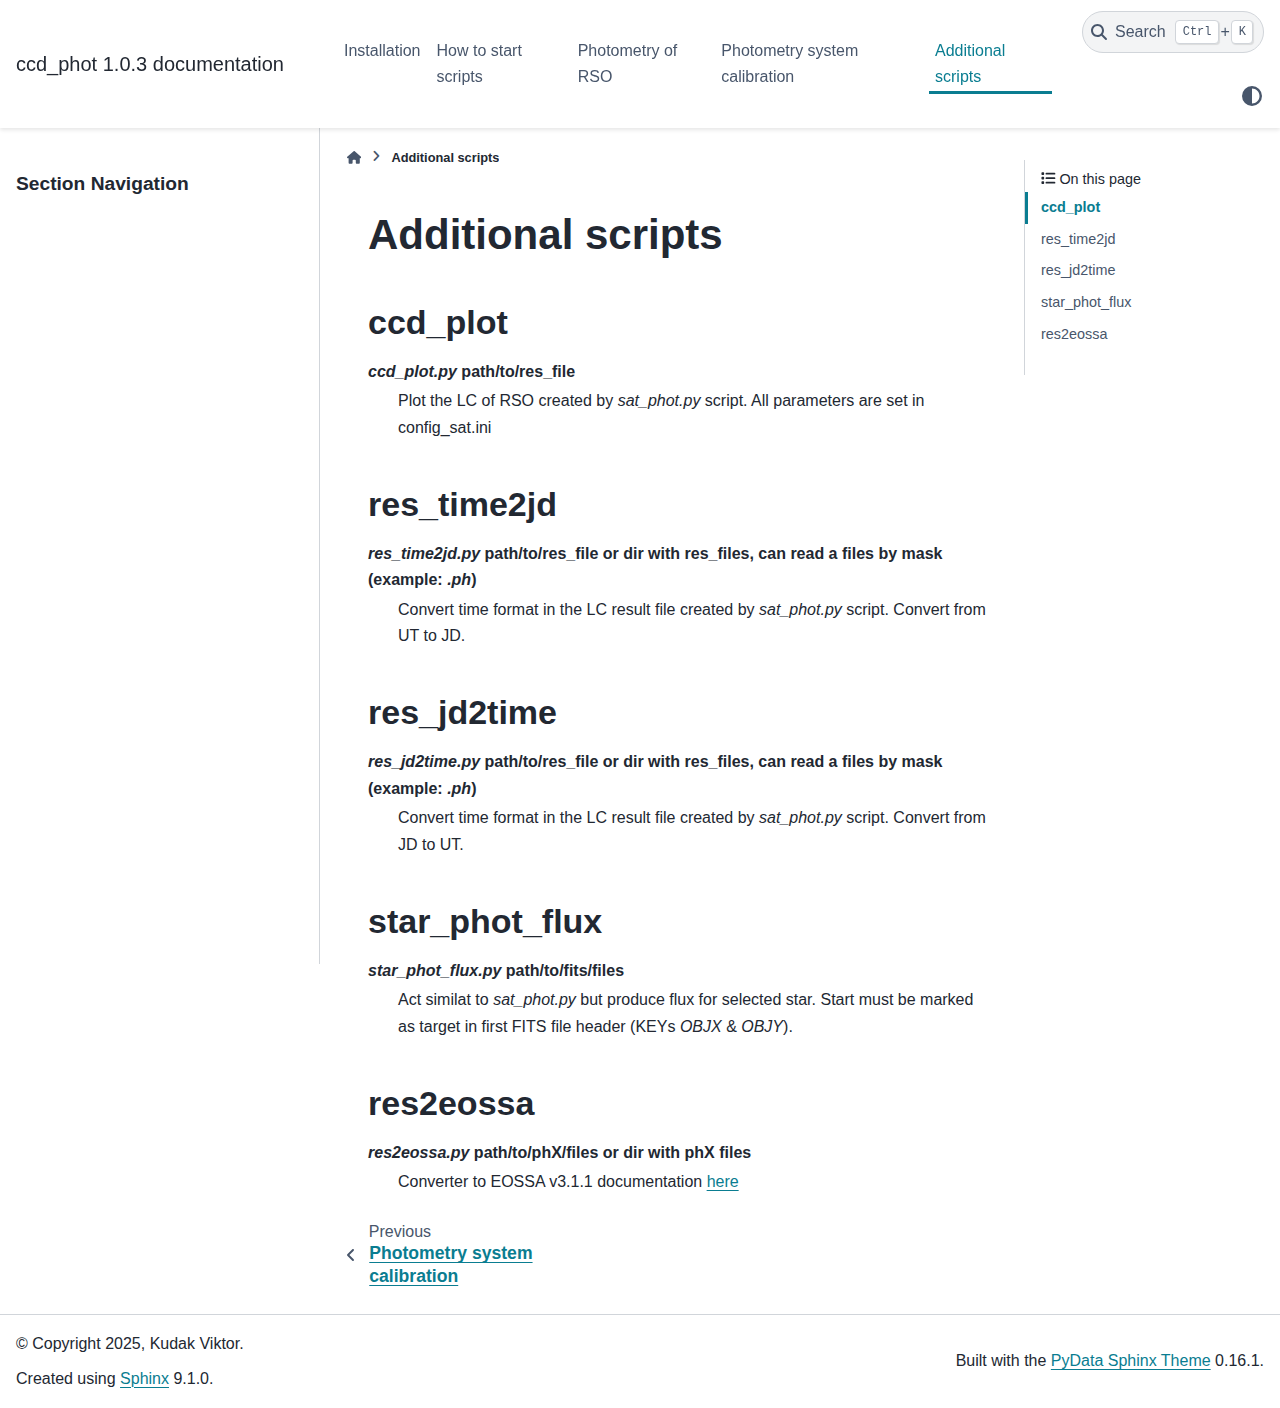
<file: additional_scripts.html>
<!DOCTYPE html>


<html lang="en" data-content_root="./" >

  <head>
    <meta charset="utf-8" />
    <meta name="viewport" content="width=device-width, initial-scale=1.0" /><meta name="viewport" content="width=device-width, initial-scale=1" />

    <title>Additional scripts &#8212; ccd_phot 1.0.3 documentation</title>
  
  
  
  <script data-cfasync="false">
    document.documentElement.dataset.mode = localStorage.getItem("mode") || "";
    document.documentElement.dataset.theme = localStorage.getItem("theme") || "";
  </script>
  <!--
    this give us a css class that will be invisible only if js is disabled
  -->
  <noscript>
    <style>
      .pst-js-only { display: none !important; }

    </style>
  </noscript>
  
  <!-- Loaded before other Sphinx assets -->
  <link href="_static/styles/theme.css?digest=8878045cc6db502f8baf" rel="stylesheet" />
<link href="_static/styles/pydata-sphinx-theme.css?digest=8878045cc6db502f8baf" rel="stylesheet" />

    <link rel="stylesheet" type="text/css" href="_static/pygments.css?v=8f2a1f02" />
    <link rel="stylesheet" type="text/css" href="_static/no-superscript-citations.css?v=32f38b18" />
  
  <!-- So that users can add custom icons -->
  <script src="_static/scripts/fontawesome.js?digest=8878045cc6db502f8baf"></script>
  <!-- Pre-loaded scripts that we'll load fully later -->
  <link rel="preload" as="script" href="_static/scripts/bootstrap.js?digest=8878045cc6db502f8baf" />
<link rel="preload" as="script" href="_static/scripts/pydata-sphinx-theme.js?digest=8878045cc6db502f8baf" />

    <script src="_static/jquery.js?v=5d32c60e"></script>
    <script src="_static/_sphinx_javascript_frameworks_compat.js?v=2cd50e6c"></script>
    <script src="_static/documentation_options.js?v=baaebd52"></script>
    <script src="_static/doctools.js?v=fd6eb6e6"></script>
    <script src="_static/sphinx_highlight.js?v=6ffebe34"></script>
    <script>DOCUMENTATION_OPTIONS.pagename = 'additional_scripts';</script>
    <link rel="index" title="Index" href="genindex.html" />
    <link rel="search" title="Search" href="search.html" />
    <link rel="prev" title="Photometry system calibration" href="sys_calibration.html" />
  <meta name="viewport" content="width=device-width, initial-scale=1"/>
  <meta name="docsearch:language" content="en"/>
  <meta name="docsearch:version" content="" />
  </head>
  
  
  <body data-bs-spy="scroll" data-bs-target=".bd-toc-nav" data-offset="180" data-bs-root-margin="0px 0px -60%" data-default-mode="">

  
  
  <div id="pst-skip-link" class="skip-link d-print-none"><a href="#main-content">Skip to main content</a></div>
  
  <div id="pst-scroll-pixel-helper"></div>
  
  <button type="button" class="btn rounded-pill" id="pst-back-to-top">
    <i class="fa-solid fa-arrow-up"></i>Back to top</button>

  
  <dialog id="pst-search-dialog">
    
<form class="bd-search d-flex align-items-center"
      action="search.html"
      method="get">
  <i class="fa-solid fa-magnifying-glass"></i>
  <input type="search"
         class="form-control"
         name="q"
         placeholder="Search the docs ..."
         aria-label="Search the docs ..."
         autocomplete="off"
         autocorrect="off"
         autocapitalize="off"
         spellcheck="false"/>
  <span class="search-button__kbd-shortcut"><kbd class="kbd-shortcut__modifier">Ctrl</kbd>+<kbd>K</kbd></span>
</form>
  </dialog>

  <div class="pst-async-banner-revealer d-none">
  <aside id="bd-header-version-warning" class="d-none d-print-none" aria-label="Version warning"></aside>
</div>

  
    <header class="bd-header navbar navbar-expand-lg bd-navbar d-print-none">
<div class="bd-header__inner bd-page-width">
  <button class="pst-navbar-icon sidebar-toggle primary-toggle" aria-label="Site navigation">
    <span class="fa-solid fa-bars"></span>
  </button>
  
  
  <div class="col-lg-3 navbar-header-items__start">
    
      <div class="navbar-item">

  
    
  

<a class="navbar-brand logo" href="index.html">
  
  
  
  
  
  
    <p class="title logo__title">ccd_phot 1.0.3 documentation</p>
  
</a></div>
    
  </div>
  
  <div class="col-lg-9 navbar-header-items">
    
    <div class="me-auto navbar-header-items__center">
      
        <div class="navbar-item">
<nav>
  <ul class="bd-navbar-elements navbar-nav">
    
<li class="nav-item ">
  <a class="nav-link nav-internal" href="installation.html">
    Installation
  </a>
</li>


<li class="nav-item ">
  <a class="nav-link nav-internal" href="start_scripts.html">
    How to start scripts
  </a>
</li>


<li class="nav-item ">
  <a class="nav-link nav-internal" href="rso_photometry.html">
    Photometry of RSO
  </a>
</li>


<li class="nav-item ">
  <a class="nav-link nav-internal" href="sys_calibration.html">
    Photometry system calibration
  </a>
</li>


<li class="nav-item current active">
  <a class="nav-link nav-internal" href="#">
    Additional scripts
  </a>
</li>

  </ul>
</nav></div>
      
    </div>
    
    
    <div class="navbar-header-items__end">
      
        <div class="navbar-item navbar-persistent--container">
          

<button class="btn search-button-field search-button__button pst-js-only" title="Search" aria-label="Search" data-bs-placement="bottom" data-bs-toggle="tooltip">
 <i class="fa-solid fa-magnifying-glass"></i>
 <span class="search-button__default-text">Search</span>
 <span class="search-button__kbd-shortcut"><kbd class="kbd-shortcut__modifier">Ctrl</kbd>+<kbd class="kbd-shortcut__modifier">K</kbd></span>
</button>
        </div>
      
      
        <div class="navbar-item">

<button class="btn btn-sm nav-link pst-navbar-icon theme-switch-button pst-js-only" aria-label="Color mode" data-bs-title="Color mode"  data-bs-placement="bottom" data-bs-toggle="tooltip">
  <i class="theme-switch fa-solid fa-sun                fa-lg" data-mode="light" title="Light"></i>
  <i class="theme-switch fa-solid fa-moon               fa-lg" data-mode="dark"  title="Dark"></i>
  <i class="theme-switch fa-solid fa-circle-half-stroke fa-lg" data-mode="auto"  title="System Settings"></i>
</button></div>
      
    </div>
    
  </div>
  
  
    <div class="navbar-persistent--mobile">

<button class="btn search-button-field search-button__button pst-js-only" title="Search" aria-label="Search" data-bs-placement="bottom" data-bs-toggle="tooltip">
 <i class="fa-solid fa-magnifying-glass"></i>
 <span class="search-button__default-text">Search</span>
 <span class="search-button__kbd-shortcut"><kbd class="kbd-shortcut__modifier">Ctrl</kbd>+<kbd class="kbd-shortcut__modifier">K</kbd></span>
</button>
    </div>
  

  
    <button class="pst-navbar-icon sidebar-toggle secondary-toggle" aria-label="On this page">
      <span class="fa-solid fa-outdent"></span>
    </button>
  
</div>

    </header>
  

  <div class="bd-container">
    <div class="bd-container__inner bd-page-width">
      
      
      
      <dialog id="pst-primary-sidebar-modal"></dialog>
      <div id="pst-primary-sidebar" class="bd-sidebar-primary bd-sidebar">
        

  
  <div class="sidebar-header-items sidebar-primary__section">
    
    
      <div class="sidebar-header-items__center">
        
          
          
            <div class="navbar-item">
<nav>
  <ul class="bd-navbar-elements navbar-nav">
    
<li class="nav-item ">
  <a class="nav-link nav-internal" href="installation.html">
    Installation
  </a>
</li>


<li class="nav-item ">
  <a class="nav-link nav-internal" href="start_scripts.html">
    How to start scripts
  </a>
</li>


<li class="nav-item ">
  <a class="nav-link nav-internal" href="rso_photometry.html">
    Photometry of RSO
  </a>
</li>


<li class="nav-item ">
  <a class="nav-link nav-internal" href="sys_calibration.html">
    Photometry system calibration
  </a>
</li>


<li class="nav-item current active">
  <a class="nav-link nav-internal" href="#">
    Additional scripts
  </a>
</li>

  </ul>
</nav></div>
          
        
      </div>
    
    
    
      <div class="sidebar-header-items__end">
        
          <div class="navbar-item">

<button class="btn btn-sm nav-link pst-navbar-icon theme-switch-button pst-js-only" aria-label="Color mode" data-bs-title="Color mode"  data-bs-placement="bottom" data-bs-toggle="tooltip">
  <i class="theme-switch fa-solid fa-sun                fa-lg" data-mode="light" title="Light"></i>
  <i class="theme-switch fa-solid fa-moon               fa-lg" data-mode="dark"  title="Dark"></i>
  <i class="theme-switch fa-solid fa-circle-half-stroke fa-lg" data-mode="auto"  title="System Settings"></i>
</button></div>
        
      </div>
    
  </div>
  
    <div class="sidebar-primary-items__start sidebar-primary__section">
        <div class="sidebar-primary-item">
<nav class="bd-docs-nav bd-links"
     aria-label="Section Navigation">
  <p class="bd-links__title" role="heading" aria-level="1">Section Navigation</p>
  <div class="bd-toc-item navbar-nav"></div>
</nav></div>
    </div>
  
  
  <div class="sidebar-primary-items__end sidebar-primary__section">
      <div class="sidebar-primary-item">
<div id="ethical-ad-placement"
      class="flat"
      data-ea-publisher="readthedocs"
      data-ea-type="readthedocs-sidebar"
      data-ea-manual="true">
</div></div>
  </div>


      </div>
      
      <main id="main-content" class="bd-main" role="main">
        
        
          <div class="bd-content">
            <div class="bd-article-container">
              
              <div class="bd-header-article d-print-none">
<div class="header-article-items header-article__inner">
  
    <div class="header-article-items__start">
      
        <div class="header-article-item">

<nav aria-label="Breadcrumb" class="d-print-none">
  <ul class="bd-breadcrumbs">
    
    <li class="breadcrumb-item breadcrumb-home">
      <a href="index.html" class="nav-link" aria-label="Home">
        <i class="fa-solid fa-home"></i>
      </a>
    </li>
    <li class="breadcrumb-item active" aria-current="page"><span class="ellipsis">Additional scripts</span></li>
  </ul>
</nav>
</div>
      
    </div>
  
  
</div>
</div>
              
              
              
                
<div id="searchbox"></div>
                <article class="bd-article">
                  
  <section id="additional-scripts">
<h1>Additional scripts<a class="headerlink" href="#additional-scripts" title="Link to this heading">#</a></h1>
<section id="ccd-plot">
<h2>ccd_plot<a class="headerlink" href="#ccd-plot" title="Link to this heading">#</a></h2>
<dl class="simple">
<dt><cite>ccd_plot.py</cite>  path/to/res_file</dt><dd><p>Plot the LC of RSO created by <cite>sat_phot.py</cite> script. All parameters are set in config_sat.ini</p>
</dd>
</dl>
</section>
<section id="res-time2jd">
<h2>res_time2jd<a class="headerlink" href="#res-time2jd" title="Link to this heading">#</a></h2>
<dl class="simple">
<dt><cite>res_time2jd.py</cite>  path/to/res_file or dir with res_files, can read a files by mask (example: <em>.ph</em>)</dt><dd><p>Convert time format in the LC result file created by <cite>sat_phot.py</cite> script.
Convert from UT to JD.</p>
</dd>
</dl>
</section>
<section id="res-jd2time">
<h2>res_jd2time<a class="headerlink" href="#res-jd2time" title="Link to this heading">#</a></h2>
<dl class="simple">
<dt><cite>res_jd2time.py</cite>  path/to/res_file or dir with res_files, can read a files by mask (example: <em>.ph</em>)</dt><dd><p>Convert time format in the LC result file created by <cite>sat_phot.py</cite> script.
Convert from JD to UT.</p>
</dd>
</dl>
</section>
<section id="star-phot-flux">
<h2>star_phot_flux<a class="headerlink" href="#star-phot-flux" title="Link to this heading">#</a></h2>
<dl class="simple">
<dt><cite>star_phot_flux.py</cite>  path/to/fits/files</dt><dd><p>Act similat to <cite>sat_phot.py</cite> but produce flux for selected star.
Start must be marked as target in first FITS file header (KEYs <cite>OBJX</cite> &amp; <cite>OBJY</cite>).</p>
</dd>
</dl>
</section>
<section id="res2eossa">
<h2>res2eossa<a class="headerlink" href="#res2eossa" title="Link to this heading">#</a></h2>
<dl class="simple">
<dt><cite>res2eossa.py</cite>  path/to/phX/files or dir with phX files</dt><dd><p>Converter to EOSSA v3.1.1
documentation <a class="reference external" href="https://amostech.com/TechnicalPapers/2021/EOSSA_File_Specification_v3.1.1_release4_DistroA.pdf">here</a></p>
</dd>
</dl>
</section>
</section>


                </article>
              
              
              
              
              
                <footer class="prev-next-footer d-print-none">
                  
<div class="prev-next-area">
    <a class="left-prev"
       href="sys_calibration.html"
       title="previous page">
      <i class="fa-solid fa-angle-left"></i>
      <div class="prev-next-info">
        <p class="prev-next-subtitle">previous</p>
        <p class="prev-next-title">Photometry system calibration</p>
      </div>
    </a>
</div>
                </footer>
              
            </div>
            
            
              
                <dialog id="pst-secondary-sidebar-modal"></dialog>
                <div id="pst-secondary-sidebar" class="bd-sidebar-secondary bd-toc"><div class="sidebar-secondary-items sidebar-secondary__inner">


  <div class="sidebar-secondary-item">
<div
    id="pst-page-navigation-heading-2"
    class="page-toc tocsection onthispage">
    <i class="fa-solid fa-list"></i> On this page
  </div>
  <nav class="bd-toc-nav page-toc" aria-labelledby="pst-page-navigation-heading-2">
    <ul class="visible nav section-nav flex-column">
<li class="toc-h2 nav-item toc-entry"><a class="reference internal nav-link" href="#ccd-plot">ccd_plot</a></li>
<li class="toc-h2 nav-item toc-entry"><a class="reference internal nav-link" href="#res-time2jd">res_time2jd</a></li>
<li class="toc-h2 nav-item toc-entry"><a class="reference internal nav-link" href="#res-jd2time">res_jd2time</a></li>
<li class="toc-h2 nav-item toc-entry"><a class="reference internal nav-link" href="#star-phot-flux">star_phot_flux</a></li>
<li class="toc-h2 nav-item toc-entry"><a class="reference internal nav-link" href="#res2eossa">res2eossa</a></li>
</ul>
  </nav></div>

</div></div>
              
            
          </div>
          <footer class="bd-footer-content">
            
          </footer>
        
      </main>
    </div>
  </div>
  
  <!-- Scripts loaded after <body> so the DOM is not blocked -->
  <script defer src="_static/scripts/bootstrap.js?digest=8878045cc6db502f8baf"></script>
<script defer src="_static/scripts/pydata-sphinx-theme.js?digest=8878045cc6db502f8baf"></script>

  <footer class="bd-footer">
<div class="bd-footer__inner bd-page-width">
  
    <div class="footer-items__start">
      
        <div class="footer-item">

  <p class="copyright">
    
      © Copyright 2025, Kudak Viktor.
      <br/>
    
  </p>
</div>
      
        <div class="footer-item">

  <p class="sphinx-version">
    Created using <a href="https://www.sphinx-doc.org/">Sphinx</a> 9.1.0.
    <br/>
  </p>
</div>
      
    </div>
  
  
  
    <div class="footer-items__end">
      
        <div class="footer-item">
<p class="theme-version">
  <!-- # L10n: Setting the PST URL as an argument as this does not need to be localized -->
  Built with the <a href="https://pydata-sphinx-theme.readthedocs.io/en/stable/index.html">PyData Sphinx Theme</a> 0.16.1.
</p></div>
      
    </div>
  
</div>

  </footer>
  </body>
</html>
</file>
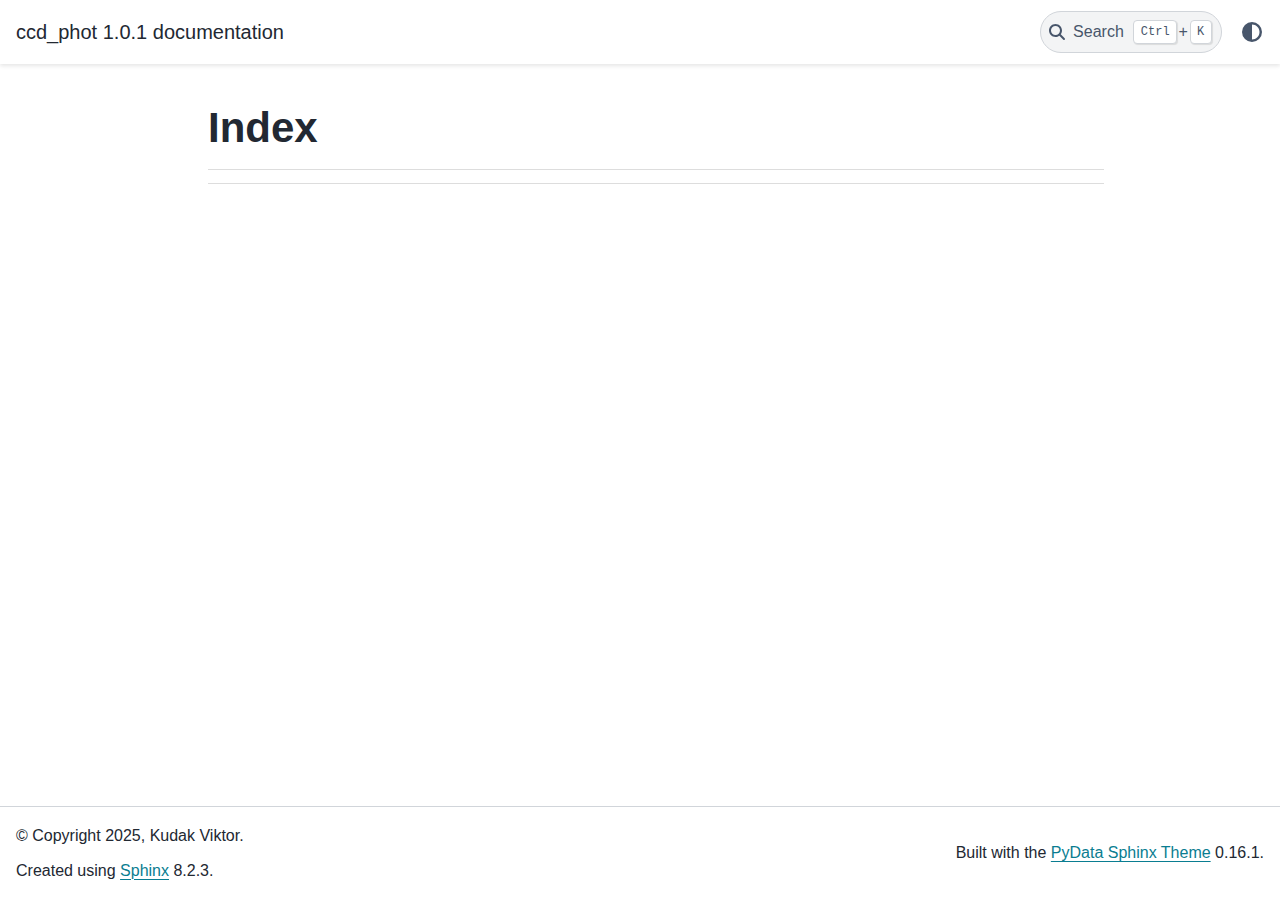
<file: genindex.html>
<!DOCTYPE html>


<html lang="en" data-content_root="./" >

  <head>
    <meta charset="utf-8" />
    <meta name="viewport" content="width=device-width, initial-scale=1.0" />
    <title>Index &#8212; ccd_phot 1.0.1 documentation</title>
  
  
  
  <script data-cfasync="false">
    document.documentElement.dataset.mode = localStorage.getItem("mode") || "";
    document.documentElement.dataset.theme = localStorage.getItem("theme") || "";
  </script>
  <!--
    this give us a css class that will be invisible only if js is disabled
  -->
  <noscript>
    <style>
      .pst-js-only { display: none !important; }

    </style>
  </noscript>
  
  <!-- Loaded before other Sphinx assets -->
  <link href="_static/styles/theme.css?digest=8878045cc6db502f8baf" rel="stylesheet" />
<link href="_static/styles/pydata-sphinx-theme.css?digest=8878045cc6db502f8baf" rel="stylesheet" />

    <link rel="stylesheet" type="text/css" href="_static/pygments.css?v=8f2a1f02" />
  
  <!-- So that users can add custom icons -->
  <script src="_static/scripts/fontawesome.js?digest=8878045cc6db502f8baf"></script>
  <!-- Pre-loaded scripts that we'll load fully later -->
  <link rel="preload" as="script" href="_static/scripts/bootstrap.js?digest=8878045cc6db502f8baf" />
<link rel="preload" as="script" href="_static/scripts/pydata-sphinx-theme.js?digest=8878045cc6db502f8baf" />

    <script src="_static/jquery.js?v=5d32c60e"></script>
    <script src="_static/_sphinx_javascript_frameworks_compat.js?v=2cd50e6c"></script>
    <script src="_static/documentation_options.js?v=292eb321"></script>
    <script src="_static/doctools.js?v=9bcbadda"></script>
    <script src="_static/sphinx_highlight.js?v=dc90522c"></script>
    <script>DOCUMENTATION_OPTIONS.pagename = 'genindex';</script>
    <link rel="index" title="Index" href="#" />
    <link rel="search" title="Search" href="search.html" />
  <meta name="viewport" content="width=device-width, initial-scale=1"/>
  <meta name="docsearch:language" content="en"/>
  <meta name="docsearch:version" content="" />
  </head>
  
  
  <body data-bs-spy="scroll" data-bs-target=".bd-toc-nav" data-offset="180" data-bs-root-margin="0px 0px -60%" data-default-mode="">

  
  
  <div id="pst-skip-link" class="skip-link d-print-none"><a href="#main-content">Skip to main content</a></div>
  
  <div id="pst-scroll-pixel-helper"></div>
  
  <button type="button" class="btn rounded-pill" id="pst-back-to-top">
    <i class="fa-solid fa-arrow-up"></i>Back to top</button>

  
  <dialog id="pst-search-dialog">
    
<form class="bd-search d-flex align-items-center"
      action="search.html"
      method="get">
  <i class="fa-solid fa-magnifying-glass"></i>
  <input type="search"
         class="form-control"
         name="q"
         placeholder="Search the docs ..."
         aria-label="Search the docs ..."
         autocomplete="off"
         autocorrect="off"
         autocapitalize="off"
         spellcheck="false"/>
  <span class="search-button__kbd-shortcut"><kbd class="kbd-shortcut__modifier">Ctrl</kbd>+<kbd>K</kbd></span>
</form>
  </dialog>

  <div class="pst-async-banner-revealer d-none">
  <aside id="bd-header-version-warning" class="d-none d-print-none" aria-label="Version warning"></aside>
</div>

  
    <header class="bd-header navbar navbar-expand-lg bd-navbar d-print-none">
<div class="bd-header__inner bd-page-width">
  <button class="pst-navbar-icon sidebar-toggle primary-toggle" aria-label="Site navigation">
    <span class="fa-solid fa-bars"></span>
  </button>
  
  
  <div class="col-lg-3 navbar-header-items__start">
    
      <div class="navbar-item">

  
    
  

<a class="navbar-brand logo" href="index.html">
  
  
  
  
  
  
    <p class="title logo__title">ccd_phot 1.0.1 documentation</p>
  
</a></div>
    
  </div>
  
  <div class="col-lg-9 navbar-header-items">
    
    <div class="me-auto navbar-header-items__center">
      
        <div class="navbar-item">
<nav>
  <ul class="bd-navbar-elements navbar-nav">
    
  </ul>
</nav></div>
      
    </div>
    
    
    <div class="navbar-header-items__end">
      
        <div class="navbar-item navbar-persistent--container">
          

<button class="btn search-button-field search-button__button pst-js-only" title="Search" aria-label="Search" data-bs-placement="bottom" data-bs-toggle="tooltip">
 <i class="fa-solid fa-magnifying-glass"></i>
 <span class="search-button__default-text">Search</span>
 <span class="search-button__kbd-shortcut"><kbd class="kbd-shortcut__modifier">Ctrl</kbd>+<kbd class="kbd-shortcut__modifier">K</kbd></span>
</button>
        </div>
      
      
        <div class="navbar-item">

<button class="btn btn-sm nav-link pst-navbar-icon theme-switch-button pst-js-only" aria-label="Color mode" data-bs-title="Color mode"  data-bs-placement="bottom" data-bs-toggle="tooltip">
  <i class="theme-switch fa-solid fa-sun                fa-lg" data-mode="light" title="Light"></i>
  <i class="theme-switch fa-solid fa-moon               fa-lg" data-mode="dark"  title="Dark"></i>
  <i class="theme-switch fa-solid fa-circle-half-stroke fa-lg" data-mode="auto"  title="System Settings"></i>
</button></div>
      
    </div>
    
  </div>
  
  
    <div class="navbar-persistent--mobile">

<button class="btn search-button-field search-button__button pst-js-only" title="Search" aria-label="Search" data-bs-placement="bottom" data-bs-toggle="tooltip">
 <i class="fa-solid fa-magnifying-glass"></i>
 <span class="search-button__default-text">Search</span>
 <span class="search-button__kbd-shortcut"><kbd class="kbd-shortcut__modifier">Ctrl</kbd>+<kbd class="kbd-shortcut__modifier">K</kbd></span>
</button>
    </div>
  

  
</div>

    </header>
  

  <div class="bd-container">
    <div class="bd-container__inner bd-page-width">
      
      
      
        
      
      <dialog id="pst-primary-sidebar-modal"></dialog>
      <div id="pst-primary-sidebar" class="bd-sidebar-primary bd-sidebar hide-on-wide">
        

  
  <div class="sidebar-header-items sidebar-primary__section">
    
    
      <div class="sidebar-header-items__center">
        
          
          
            <div class="navbar-item">
<nav>
  <ul class="bd-navbar-elements navbar-nav">
    
  </ul>
</nav></div>
          
        
      </div>
    
    
    
      <div class="sidebar-header-items__end">
        
          <div class="navbar-item">

<button class="btn btn-sm nav-link pst-navbar-icon theme-switch-button pst-js-only" aria-label="Color mode" data-bs-title="Color mode"  data-bs-placement="bottom" data-bs-toggle="tooltip">
  <i class="theme-switch fa-solid fa-sun                fa-lg" data-mode="light" title="Light"></i>
  <i class="theme-switch fa-solid fa-moon               fa-lg" data-mode="dark"  title="Dark"></i>
  <i class="theme-switch fa-solid fa-circle-half-stroke fa-lg" data-mode="auto"  title="System Settings"></i>
</button></div>
        
      </div>
    
  </div>
  
  
  <div class="sidebar-primary-items__end sidebar-primary__section">
      <div class="sidebar-primary-item">
<div id="ethical-ad-placement"
      class="flat"
      data-ea-publisher="readthedocs"
      data-ea-type="readthedocs-sidebar"
      data-ea-manual="true">
</div></div>
  </div>


      </div>
      
      <main id="main-content" class="bd-main" role="main">
        
        
          <div class="bd-content">
            <div class="bd-article-container">
              
              <div class="bd-header-article d-print-none"></div>
              
              
              
                
<div id="searchbox"></div>
                <article class="bd-article">
                  

<h1 id="index">Index</h1>

<div class="genindex-jumpbox">
 
</div>


                </article>
              
              
              
              
              
                <footer class="prev-next-footer d-print-none">
                  
<div class="prev-next-area">
</div>
                </footer>
              
            </div>
            
            
              
            
          </div>
          <footer class="bd-footer-content">
            
          </footer>
        
      </main>
    </div>
  </div>
  
  <!-- Scripts loaded after <body> so the DOM is not blocked -->
  <script defer src="_static/scripts/bootstrap.js?digest=8878045cc6db502f8baf"></script>
<script defer src="_static/scripts/pydata-sphinx-theme.js?digest=8878045cc6db502f8baf"></script>

  <footer class="bd-footer">
<div class="bd-footer__inner bd-page-width">
  
    <div class="footer-items__start">
      
        <div class="footer-item">

  <p class="copyright">
    
      © Copyright 2025, Kudak Viktor.
      <br/>
    
  </p>
</div>
      
        <div class="footer-item">

  <p class="sphinx-version">
    Created using <a href="https://www.sphinx-doc.org/">Sphinx</a> 8.2.3.
    <br/>
  </p>
</div>
      
    </div>
  
  
  
    <div class="footer-items__end">
      
        <div class="footer-item">
<p class="theme-version">
  <!-- # L10n: Setting the PST URL as an argument as this does not need to be localized -->
  Built with the <a href="https://pydata-sphinx-theme.readthedocs.io/en/stable/index.html">PyData Sphinx Theme</a> 0.16.1.
</p></div>
      
    </div>
  
</div>

  </footer>
  </body>
</html>
</file>
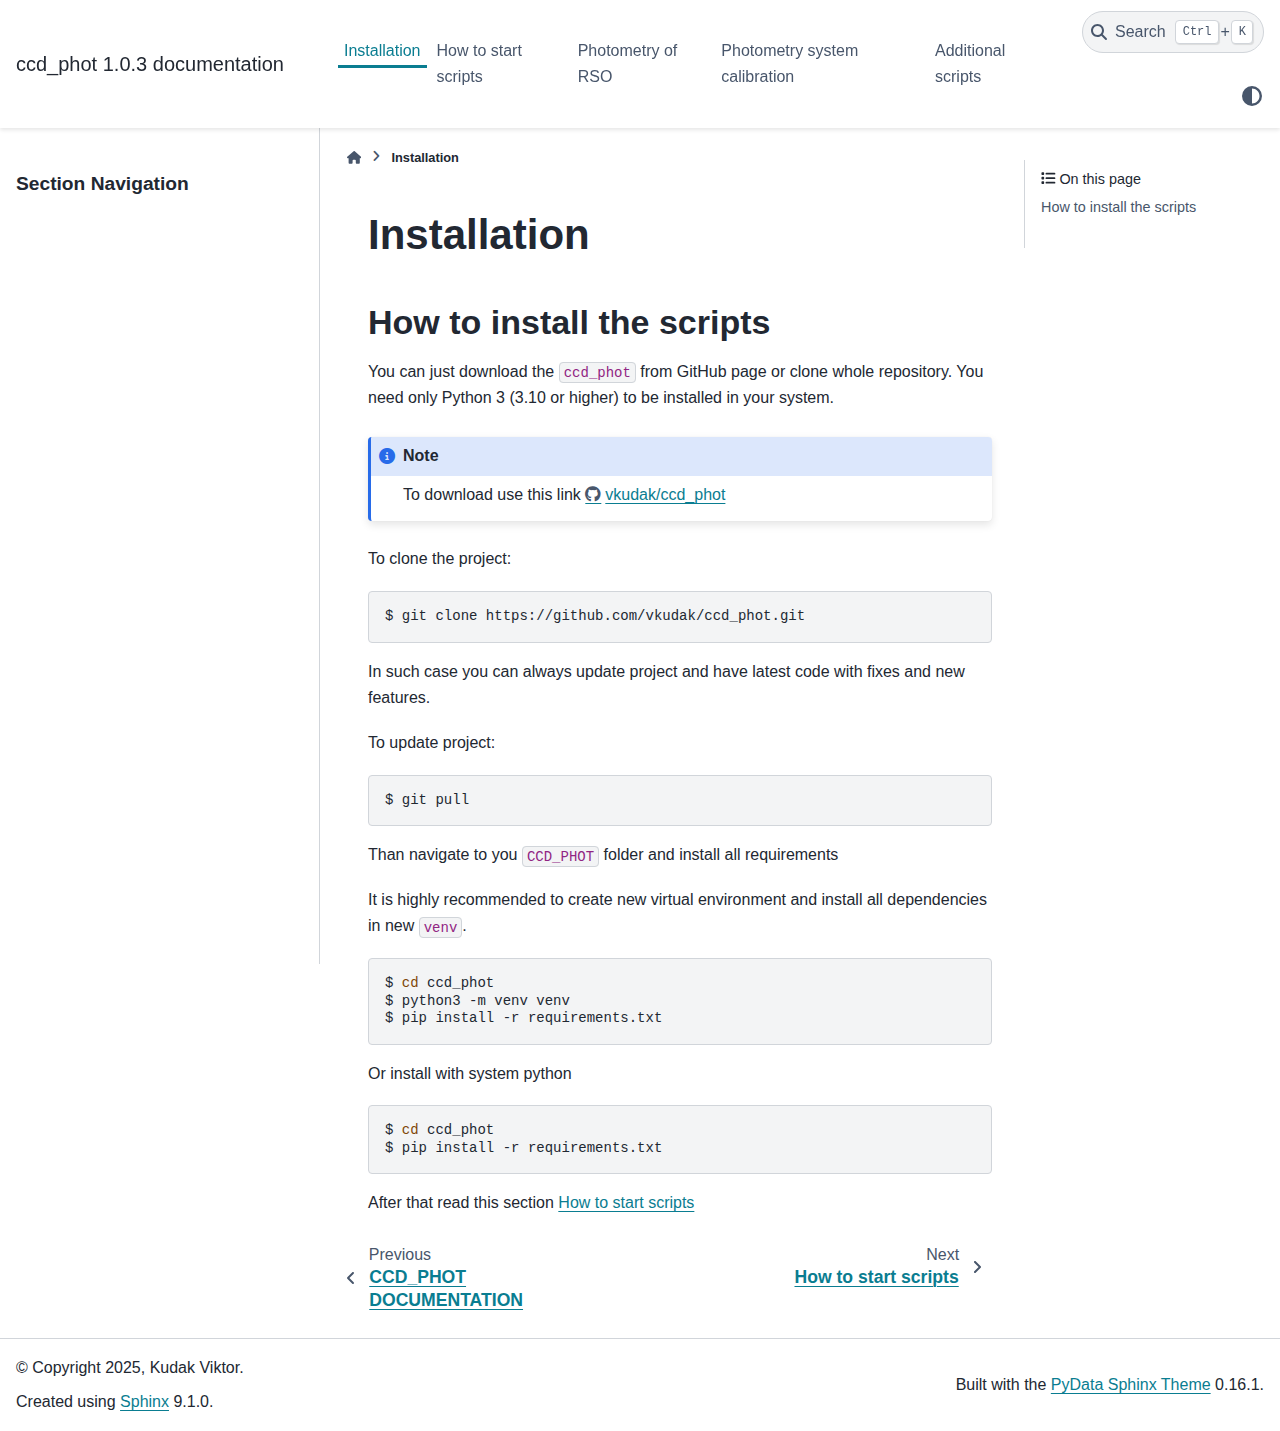
<file: installation.html>
<!DOCTYPE html>


<html lang="en" data-content_root="./" >

  <head>
    <meta charset="utf-8" />
    <meta name="viewport" content="width=device-width, initial-scale=1.0" /><meta name="viewport" content="width=device-width, initial-scale=1" />

    <title>Installation &#8212; ccd_phot 1.0.3 documentation</title>
  
  
  
  <script data-cfasync="false">
    document.documentElement.dataset.mode = localStorage.getItem("mode") || "";
    document.documentElement.dataset.theme = localStorage.getItem("theme") || "";
  </script>
  <!--
    this give us a css class that will be invisible only if js is disabled
  -->
  <noscript>
    <style>
      .pst-js-only { display: none !important; }

    </style>
  </noscript>
  
  <!-- Loaded before other Sphinx assets -->
  <link href="_static/styles/theme.css?digest=8878045cc6db502f8baf" rel="stylesheet" />
<link href="_static/styles/pydata-sphinx-theme.css?digest=8878045cc6db502f8baf" rel="stylesheet" />

    <link rel="stylesheet" type="text/css" href="_static/pygments.css?v=8f2a1f02" />
    <link rel="stylesheet" type="text/css" href="_static/no-superscript-citations.css?v=32f38b18" />
  
  <!-- So that users can add custom icons -->
  <script src="_static/scripts/fontawesome.js?digest=8878045cc6db502f8baf"></script>
  <!-- Pre-loaded scripts that we'll load fully later -->
  <link rel="preload" as="script" href="_static/scripts/bootstrap.js?digest=8878045cc6db502f8baf" />
<link rel="preload" as="script" href="_static/scripts/pydata-sphinx-theme.js?digest=8878045cc6db502f8baf" />

    <script src="_static/jquery.js?v=5d32c60e"></script>
    <script src="_static/_sphinx_javascript_frameworks_compat.js?v=2cd50e6c"></script>
    <script src="_static/documentation_options.js?v=baaebd52"></script>
    <script src="_static/doctools.js?v=fd6eb6e6"></script>
    <script src="_static/sphinx_highlight.js?v=6ffebe34"></script>
    <script>DOCUMENTATION_OPTIONS.pagename = 'installation';</script>
    <link rel="index" title="Index" href="genindex.html" />
    <link rel="search" title="Search" href="search.html" />
    <link rel="next" title="How to start scripts" href="start_scripts.html" />
    <link rel="prev" title="CCD_PHOT DOCUMENTATION" href="index.html" />
  <meta name="viewport" content="width=device-width, initial-scale=1"/>
  <meta name="docsearch:language" content="en"/>
  <meta name="docsearch:version" content="" />
  </head>
  
  
  <body data-bs-spy="scroll" data-bs-target=".bd-toc-nav" data-offset="180" data-bs-root-margin="0px 0px -60%" data-default-mode="">

  
  
  <div id="pst-skip-link" class="skip-link d-print-none"><a href="#main-content">Skip to main content</a></div>
  
  <div id="pst-scroll-pixel-helper"></div>
  
  <button type="button" class="btn rounded-pill" id="pst-back-to-top">
    <i class="fa-solid fa-arrow-up"></i>Back to top</button>

  
  <dialog id="pst-search-dialog">
    
<form class="bd-search d-flex align-items-center"
      action="search.html"
      method="get">
  <i class="fa-solid fa-magnifying-glass"></i>
  <input type="search"
         class="form-control"
         name="q"
         placeholder="Search the docs ..."
         aria-label="Search the docs ..."
         autocomplete="off"
         autocorrect="off"
         autocapitalize="off"
         spellcheck="false"/>
  <span class="search-button__kbd-shortcut"><kbd class="kbd-shortcut__modifier">Ctrl</kbd>+<kbd>K</kbd></span>
</form>
  </dialog>

  <div class="pst-async-banner-revealer d-none">
  <aside id="bd-header-version-warning" class="d-none d-print-none" aria-label="Version warning"></aside>
</div>

  
    <header class="bd-header navbar navbar-expand-lg bd-navbar d-print-none">
<div class="bd-header__inner bd-page-width">
  <button class="pst-navbar-icon sidebar-toggle primary-toggle" aria-label="Site navigation">
    <span class="fa-solid fa-bars"></span>
  </button>
  
  
  <div class="col-lg-3 navbar-header-items__start">
    
      <div class="navbar-item">

  
    
  

<a class="navbar-brand logo" href="index.html">
  
  
  
  
  
  
    <p class="title logo__title">ccd_phot 1.0.3 documentation</p>
  
</a></div>
    
  </div>
  
  <div class="col-lg-9 navbar-header-items">
    
    <div class="me-auto navbar-header-items__center">
      
        <div class="navbar-item">
<nav>
  <ul class="bd-navbar-elements navbar-nav">
    
<li class="nav-item current active">
  <a class="nav-link nav-internal" href="#">
    Installation
  </a>
</li>


<li class="nav-item ">
  <a class="nav-link nav-internal" href="start_scripts.html">
    How to start scripts
  </a>
</li>


<li class="nav-item ">
  <a class="nav-link nav-internal" href="rso_photometry.html">
    Photometry of RSO
  </a>
</li>


<li class="nav-item ">
  <a class="nav-link nav-internal" href="sys_calibration.html">
    Photometry system calibration
  </a>
</li>


<li class="nav-item ">
  <a class="nav-link nav-internal" href="additional_scripts.html">
    Additional scripts
  </a>
</li>

  </ul>
</nav></div>
      
    </div>
    
    
    <div class="navbar-header-items__end">
      
        <div class="navbar-item navbar-persistent--container">
          

<button class="btn search-button-field search-button__button pst-js-only" title="Search" aria-label="Search" data-bs-placement="bottom" data-bs-toggle="tooltip">
 <i class="fa-solid fa-magnifying-glass"></i>
 <span class="search-button__default-text">Search</span>
 <span class="search-button__kbd-shortcut"><kbd class="kbd-shortcut__modifier">Ctrl</kbd>+<kbd class="kbd-shortcut__modifier">K</kbd></span>
</button>
        </div>
      
      
        <div class="navbar-item">

<button class="btn btn-sm nav-link pst-navbar-icon theme-switch-button pst-js-only" aria-label="Color mode" data-bs-title="Color mode"  data-bs-placement="bottom" data-bs-toggle="tooltip">
  <i class="theme-switch fa-solid fa-sun                fa-lg" data-mode="light" title="Light"></i>
  <i class="theme-switch fa-solid fa-moon               fa-lg" data-mode="dark"  title="Dark"></i>
  <i class="theme-switch fa-solid fa-circle-half-stroke fa-lg" data-mode="auto"  title="System Settings"></i>
</button></div>
      
    </div>
    
  </div>
  
  
    <div class="navbar-persistent--mobile">

<button class="btn search-button-field search-button__button pst-js-only" title="Search" aria-label="Search" data-bs-placement="bottom" data-bs-toggle="tooltip">
 <i class="fa-solid fa-magnifying-glass"></i>
 <span class="search-button__default-text">Search</span>
 <span class="search-button__kbd-shortcut"><kbd class="kbd-shortcut__modifier">Ctrl</kbd>+<kbd class="kbd-shortcut__modifier">K</kbd></span>
</button>
    </div>
  

  
    <button class="pst-navbar-icon sidebar-toggle secondary-toggle" aria-label="On this page">
      <span class="fa-solid fa-outdent"></span>
    </button>
  
</div>

    </header>
  

  <div class="bd-container">
    <div class="bd-container__inner bd-page-width">
      
      
      
      <dialog id="pst-primary-sidebar-modal"></dialog>
      <div id="pst-primary-sidebar" class="bd-sidebar-primary bd-sidebar">
        

  
  <div class="sidebar-header-items sidebar-primary__section">
    
    
      <div class="sidebar-header-items__center">
        
          
          
            <div class="navbar-item">
<nav>
  <ul class="bd-navbar-elements navbar-nav">
    
<li class="nav-item current active">
  <a class="nav-link nav-internal" href="#">
    Installation
  </a>
</li>


<li class="nav-item ">
  <a class="nav-link nav-internal" href="start_scripts.html">
    How to start scripts
  </a>
</li>


<li class="nav-item ">
  <a class="nav-link nav-internal" href="rso_photometry.html">
    Photometry of RSO
  </a>
</li>


<li class="nav-item ">
  <a class="nav-link nav-internal" href="sys_calibration.html">
    Photometry system calibration
  </a>
</li>


<li class="nav-item ">
  <a class="nav-link nav-internal" href="additional_scripts.html">
    Additional scripts
  </a>
</li>

  </ul>
</nav></div>
          
        
      </div>
    
    
    
      <div class="sidebar-header-items__end">
        
          <div class="navbar-item">

<button class="btn btn-sm nav-link pst-navbar-icon theme-switch-button pst-js-only" aria-label="Color mode" data-bs-title="Color mode"  data-bs-placement="bottom" data-bs-toggle="tooltip">
  <i class="theme-switch fa-solid fa-sun                fa-lg" data-mode="light" title="Light"></i>
  <i class="theme-switch fa-solid fa-moon               fa-lg" data-mode="dark"  title="Dark"></i>
  <i class="theme-switch fa-solid fa-circle-half-stroke fa-lg" data-mode="auto"  title="System Settings"></i>
</button></div>
        
      </div>
    
  </div>
  
    <div class="sidebar-primary-items__start sidebar-primary__section">
        <div class="sidebar-primary-item">
<nav class="bd-docs-nav bd-links"
     aria-label="Section Navigation">
  <p class="bd-links__title" role="heading" aria-level="1">Section Navigation</p>
  <div class="bd-toc-item navbar-nav"></div>
</nav></div>
    </div>
  
  
  <div class="sidebar-primary-items__end sidebar-primary__section">
      <div class="sidebar-primary-item">
<div id="ethical-ad-placement"
      class="flat"
      data-ea-publisher="readthedocs"
      data-ea-type="readthedocs-sidebar"
      data-ea-manual="true">
</div></div>
  </div>


      </div>
      
      <main id="main-content" class="bd-main" role="main">
        
        
          <div class="bd-content">
            <div class="bd-article-container">
              
              <div class="bd-header-article d-print-none">
<div class="header-article-items header-article__inner">
  
    <div class="header-article-items__start">
      
        <div class="header-article-item">

<nav aria-label="Breadcrumb" class="d-print-none">
  <ul class="bd-breadcrumbs">
    
    <li class="breadcrumb-item breadcrumb-home">
      <a href="index.html" class="nav-link" aria-label="Home">
        <i class="fa-solid fa-home"></i>
      </a>
    </li>
    <li class="breadcrumb-item active" aria-current="page"><span class="ellipsis">Installation</span></li>
  </ul>
</nav>
</div>
      
    </div>
  
  
</div>
</div>
              
              
              
                
<div id="searchbox"></div>
                <article class="bd-article">
                  
  <section id="installation">
<h1>Installation<a class="headerlink" href="#installation" title="Link to this heading">#</a></h1>
<section id="how-to-install-the-scripts">
<span id="id1"></span><h2>How to install the scripts<a class="headerlink" href="#how-to-install-the-scripts" title="Link to this heading">#</a></h2>
<p>You can just download the <code class="docutils literal notranslate"><span class="pre">ccd_phot</span></code> from GitHub page or clone whole repository.
You need only Python 3 (3.10 or higher) to be installed in your system.</p>
<div class="admonition note">
<p class="admonition-title">Note</p>
<p>To download use this link <a class="github reference external" href="https://github.com/vkudak/ccd_phot/archive/refs/heads/master.zip">vkudak/ccd_phot</a></p>
</div>
<p>To clone the project:</p>
<div class="highlight-console notranslate"><div class="highlight"><pre><span></span><span class="gp">$ </span>git<span class="w"> </span>clone<span class="w"> </span>https://github.com/vkudak/ccd_phot.git
</pre></div>
</div>
<p>In such case you can always update project and have latest code with fixes and new features.</p>
<p>To update project:</p>
<div class="highlight-console notranslate"><div class="highlight"><pre><span></span><span class="gp">$ </span>git<span class="w"> </span>pull
</pre></div>
</div>
<p>Than navigate to you <code class="docutils literal notranslate"><span class="pre">CCD_PHOT</span></code> folder and install all requirements</p>
<p>It is highly recommended to create new virtual environment
and install all dependencies in new <code class="docutils literal notranslate"><span class="pre">venv</span></code>.</p>
<div class="highlight-console notranslate"><div class="highlight"><pre><span></span><span class="gp">$ </span><span class="nb">cd</span><span class="w"> </span>ccd_phot
<span class="gp">$ </span>python3<span class="w"> </span>-m<span class="w"> </span>venv<span class="w"> </span>venv
<span class="gp">$ </span>pip<span class="w"> </span>install<span class="w"> </span>-r<span class="w"> </span>requirements.txt
</pre></div>
</div>
<p>Or install with system python</p>
<div class="highlight-console notranslate"><div class="highlight"><pre><span></span><span class="gp">$ </span><span class="nb">cd</span><span class="w"> </span>ccd_phot
<span class="gp">$ </span>pip<span class="w"> </span>install<span class="w"> </span>-r<span class="w"> </span>requirements.txt
</pre></div>
</div>
<p>After that read this section <a class="reference internal" href="start_scripts.html#start-scripts"><span class="std std-ref">How to start scripts</span></a></p>
</section>
</section>


                </article>
              
              
              
              
              
                <footer class="prev-next-footer d-print-none">
                  
<div class="prev-next-area">
    <a class="left-prev"
       href="index.html"
       title="previous page">
      <i class="fa-solid fa-angle-left"></i>
      <div class="prev-next-info">
        <p class="prev-next-subtitle">previous</p>
        <p class="prev-next-title">CCD_PHOT DOCUMENTATION</p>
      </div>
    </a>
    <a class="right-next"
       href="start_scripts.html"
       title="next page">
      <div class="prev-next-info">
        <p class="prev-next-subtitle">next</p>
        <p class="prev-next-title">How to start scripts</p>
      </div>
      <i class="fa-solid fa-angle-right"></i>
    </a>
</div>
                </footer>
              
            </div>
            
            
              
                <dialog id="pst-secondary-sidebar-modal"></dialog>
                <div id="pst-secondary-sidebar" class="bd-sidebar-secondary bd-toc"><div class="sidebar-secondary-items sidebar-secondary__inner">


  <div class="sidebar-secondary-item">
<div
    id="pst-page-navigation-heading-2"
    class="page-toc tocsection onthispage">
    <i class="fa-solid fa-list"></i> On this page
  </div>
  <nav class="bd-toc-nav page-toc" aria-labelledby="pst-page-navigation-heading-2">
    <ul class="visible nav section-nav flex-column">
<li class="toc-h2 nav-item toc-entry"><a class="reference internal nav-link" href="#how-to-install-the-scripts">How to install the scripts</a></li>
</ul>
  </nav></div>

</div></div>
              
            
          </div>
          <footer class="bd-footer-content">
            
          </footer>
        
      </main>
    </div>
  </div>
  
  <!-- Scripts loaded after <body> so the DOM is not blocked -->
  <script defer src="_static/scripts/bootstrap.js?digest=8878045cc6db502f8baf"></script>
<script defer src="_static/scripts/pydata-sphinx-theme.js?digest=8878045cc6db502f8baf"></script>

  <footer class="bd-footer">
<div class="bd-footer__inner bd-page-width">
  
    <div class="footer-items__start">
      
        <div class="footer-item">

  <p class="copyright">
    
      © Copyright 2025, Kudak Viktor.
      <br/>
    
  </p>
</div>
      
        <div class="footer-item">

  <p class="sphinx-version">
    Created using <a href="https://www.sphinx-doc.org/">Sphinx</a> 9.1.0.
    <br/>
  </p>
</div>
      
    </div>
  
  
  
    <div class="footer-items__end">
      
        <div class="footer-item">
<p class="theme-version">
  <!-- # L10n: Setting the PST URL as an argument as this does not need to be localized -->
  Built with the <a href="https://pydata-sphinx-theme.readthedocs.io/en/stable/index.html">PyData Sphinx Theme</a> 0.16.1.
</p></div>
      
    </div>
  
</div>

  </footer>
  </body>
</html>
</file>
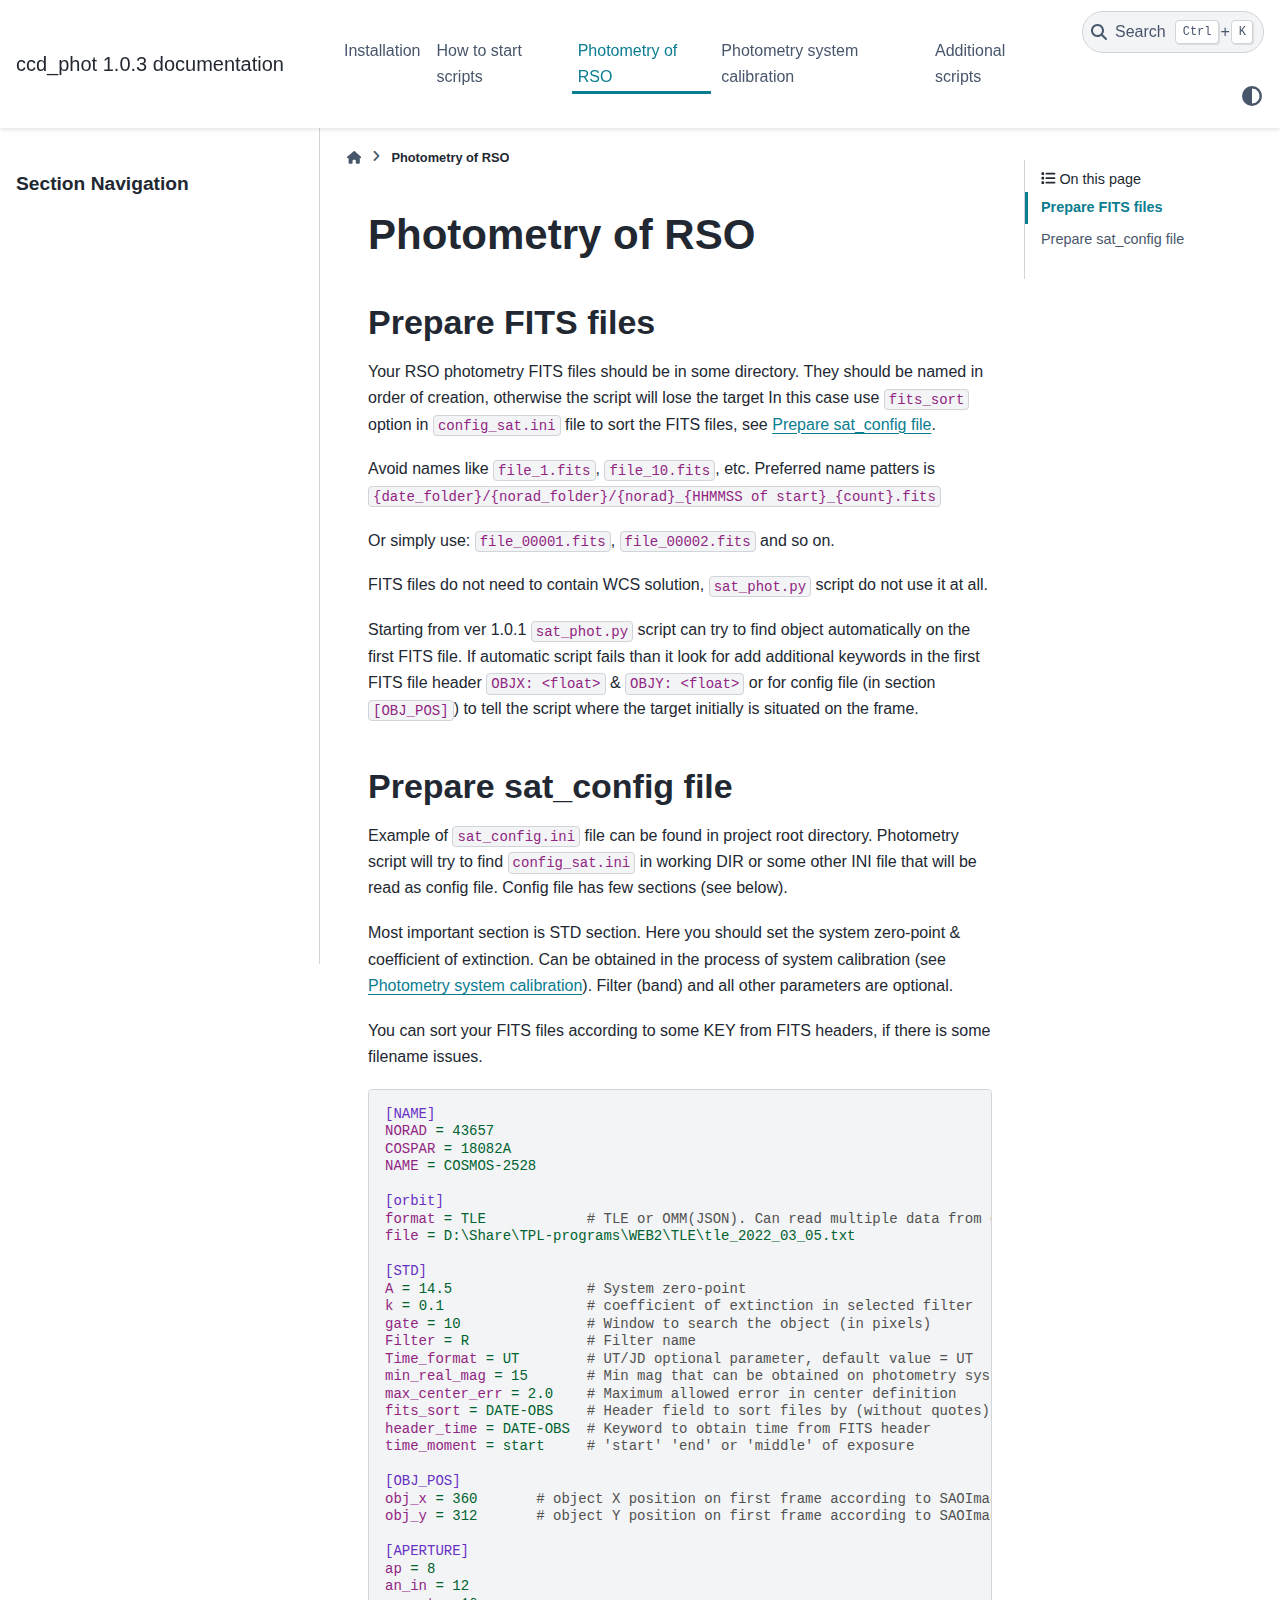
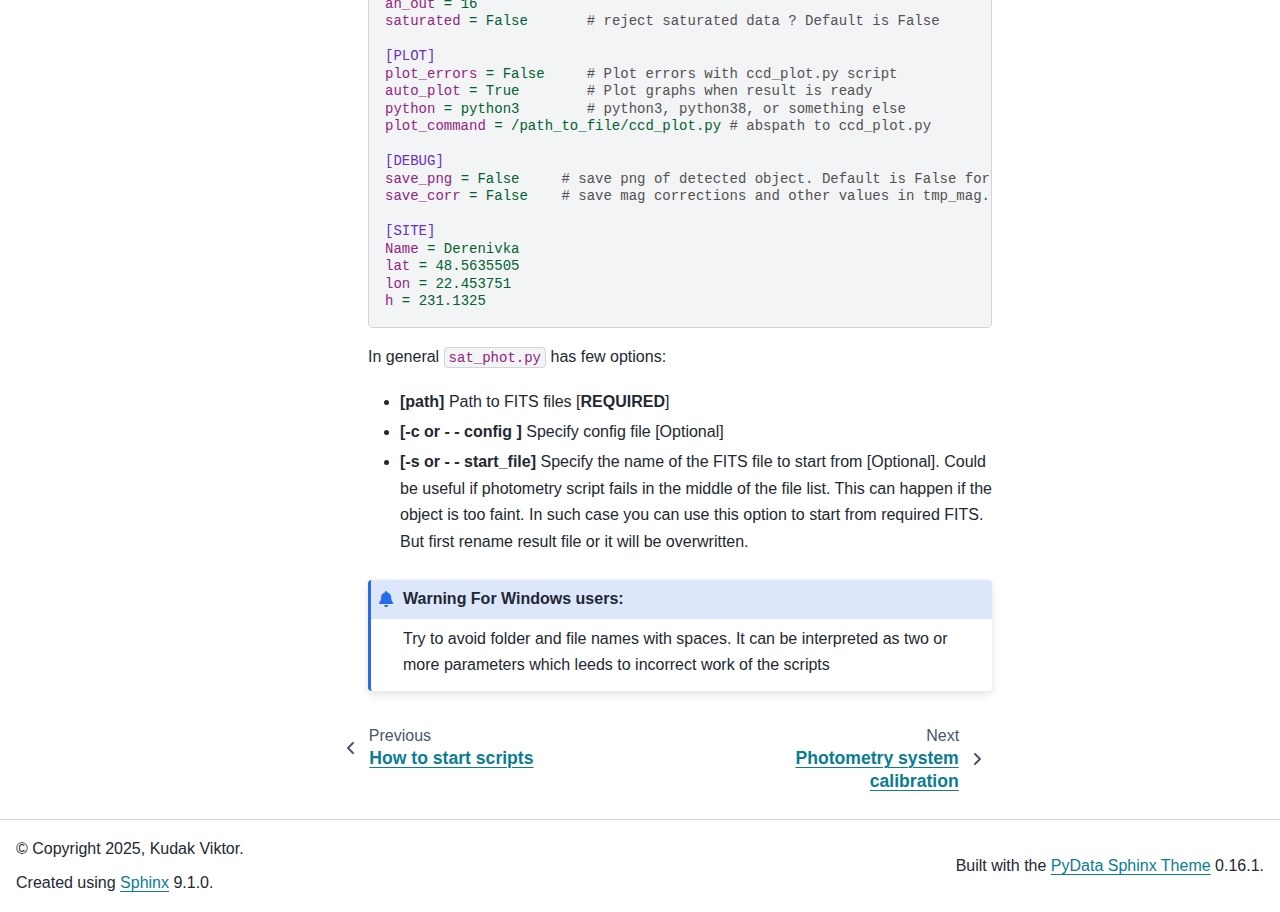
<file: rso_photometry.html>
<!DOCTYPE html>


<html lang="en" data-content_root="./" >

  <head>
    <meta charset="utf-8" />
    <meta name="viewport" content="width=device-width, initial-scale=1.0" /><meta name="viewport" content="width=device-width, initial-scale=1" />

    <title>Photometry of RSO &#8212; ccd_phot 1.0.3 documentation</title>
  
  
  
  <script data-cfasync="false">
    document.documentElement.dataset.mode = localStorage.getItem("mode") || "";
    document.documentElement.dataset.theme = localStorage.getItem("theme") || "";
  </script>
  <!--
    this give us a css class that will be invisible only if js is disabled
  -->
  <noscript>
    <style>
      .pst-js-only { display: none !important; }

    </style>
  </noscript>
  
  <!-- Loaded before other Sphinx assets -->
  <link href="_static/styles/theme.css?digest=8878045cc6db502f8baf" rel="stylesheet" />
<link href="_static/styles/pydata-sphinx-theme.css?digest=8878045cc6db502f8baf" rel="stylesheet" />

    <link rel="stylesheet" type="text/css" href="_static/pygments.css?v=8f2a1f02" />
    <link rel="stylesheet" type="text/css" href="_static/no-superscript-citations.css?v=32f38b18" />
  
  <!-- So that users can add custom icons -->
  <script src="_static/scripts/fontawesome.js?digest=8878045cc6db502f8baf"></script>
  <!-- Pre-loaded scripts that we'll load fully later -->
  <link rel="preload" as="script" href="_static/scripts/bootstrap.js?digest=8878045cc6db502f8baf" />
<link rel="preload" as="script" href="_static/scripts/pydata-sphinx-theme.js?digest=8878045cc6db502f8baf" />

    <script src="_static/jquery.js?v=5d32c60e"></script>
    <script src="_static/_sphinx_javascript_frameworks_compat.js?v=2cd50e6c"></script>
    <script src="_static/documentation_options.js?v=baaebd52"></script>
    <script src="_static/doctools.js?v=fd6eb6e6"></script>
    <script src="_static/sphinx_highlight.js?v=6ffebe34"></script>
    <script>DOCUMENTATION_OPTIONS.pagename = 'rso_photometry';</script>
    <link rel="index" title="Index" href="genindex.html" />
    <link rel="search" title="Search" href="search.html" />
    <link rel="next" title="Photometry system calibration" href="sys_calibration.html" />
    <link rel="prev" title="How to start scripts" href="start_scripts.html" />
  <meta name="viewport" content="width=device-width, initial-scale=1"/>
  <meta name="docsearch:language" content="en"/>
  <meta name="docsearch:version" content="" />
  </head>
  
  
  <body data-bs-spy="scroll" data-bs-target=".bd-toc-nav" data-offset="180" data-bs-root-margin="0px 0px -60%" data-default-mode="">

  
  
  <div id="pst-skip-link" class="skip-link d-print-none"><a href="#main-content">Skip to main content</a></div>
  
  <div id="pst-scroll-pixel-helper"></div>
  
  <button type="button" class="btn rounded-pill" id="pst-back-to-top">
    <i class="fa-solid fa-arrow-up"></i>Back to top</button>

  
  <dialog id="pst-search-dialog">
    
<form class="bd-search d-flex align-items-center"
      action="search.html"
      method="get">
  <i class="fa-solid fa-magnifying-glass"></i>
  <input type="search"
         class="form-control"
         name="q"
         placeholder="Search the docs ..."
         aria-label="Search the docs ..."
         autocomplete="off"
         autocorrect="off"
         autocapitalize="off"
         spellcheck="false"/>
  <span class="search-button__kbd-shortcut"><kbd class="kbd-shortcut__modifier">Ctrl</kbd>+<kbd>K</kbd></span>
</form>
  </dialog>

  <div class="pst-async-banner-revealer d-none">
  <aside id="bd-header-version-warning" class="d-none d-print-none" aria-label="Version warning"></aside>
</div>

  
    <header class="bd-header navbar navbar-expand-lg bd-navbar d-print-none">
<div class="bd-header__inner bd-page-width">
  <button class="pst-navbar-icon sidebar-toggle primary-toggle" aria-label="Site navigation">
    <span class="fa-solid fa-bars"></span>
  </button>
  
  
  <div class="col-lg-3 navbar-header-items__start">
    
      <div class="navbar-item">

  
    
  

<a class="navbar-brand logo" href="index.html">
  
  
  
  
  
  
    <p class="title logo__title">ccd_phot 1.0.3 documentation</p>
  
</a></div>
    
  </div>
  
  <div class="col-lg-9 navbar-header-items">
    
    <div class="me-auto navbar-header-items__center">
      
        <div class="navbar-item">
<nav>
  <ul class="bd-navbar-elements navbar-nav">
    
<li class="nav-item ">
  <a class="nav-link nav-internal" href="installation.html">
    Installation
  </a>
</li>


<li class="nav-item ">
  <a class="nav-link nav-internal" href="start_scripts.html">
    How to start scripts
  </a>
</li>


<li class="nav-item current active">
  <a class="nav-link nav-internal" href="#">
    Photometry of RSO
  </a>
</li>


<li class="nav-item ">
  <a class="nav-link nav-internal" href="sys_calibration.html">
    Photometry system calibration
  </a>
</li>


<li class="nav-item ">
  <a class="nav-link nav-internal" href="additional_scripts.html">
    Additional scripts
  </a>
</li>

  </ul>
</nav></div>
      
    </div>
    
    
    <div class="navbar-header-items__end">
      
        <div class="navbar-item navbar-persistent--container">
          

<button class="btn search-button-field search-button__button pst-js-only" title="Search" aria-label="Search" data-bs-placement="bottom" data-bs-toggle="tooltip">
 <i class="fa-solid fa-magnifying-glass"></i>
 <span class="search-button__default-text">Search</span>
 <span class="search-button__kbd-shortcut"><kbd class="kbd-shortcut__modifier">Ctrl</kbd>+<kbd class="kbd-shortcut__modifier">K</kbd></span>
</button>
        </div>
      
      
        <div class="navbar-item">

<button class="btn btn-sm nav-link pst-navbar-icon theme-switch-button pst-js-only" aria-label="Color mode" data-bs-title="Color mode"  data-bs-placement="bottom" data-bs-toggle="tooltip">
  <i class="theme-switch fa-solid fa-sun                fa-lg" data-mode="light" title="Light"></i>
  <i class="theme-switch fa-solid fa-moon               fa-lg" data-mode="dark"  title="Dark"></i>
  <i class="theme-switch fa-solid fa-circle-half-stroke fa-lg" data-mode="auto"  title="System Settings"></i>
</button></div>
      
    </div>
    
  </div>
  
  
    <div class="navbar-persistent--mobile">

<button class="btn search-button-field search-button__button pst-js-only" title="Search" aria-label="Search" data-bs-placement="bottom" data-bs-toggle="tooltip">
 <i class="fa-solid fa-magnifying-glass"></i>
 <span class="search-button__default-text">Search</span>
 <span class="search-button__kbd-shortcut"><kbd class="kbd-shortcut__modifier">Ctrl</kbd>+<kbd class="kbd-shortcut__modifier">K</kbd></span>
</button>
    </div>
  

  
    <button class="pst-navbar-icon sidebar-toggle secondary-toggle" aria-label="On this page">
      <span class="fa-solid fa-outdent"></span>
    </button>
  
</div>

    </header>
  

  <div class="bd-container">
    <div class="bd-container__inner bd-page-width">
      
      
      
      <dialog id="pst-primary-sidebar-modal"></dialog>
      <div id="pst-primary-sidebar" class="bd-sidebar-primary bd-sidebar">
        

  
  <div class="sidebar-header-items sidebar-primary__section">
    
    
      <div class="sidebar-header-items__center">
        
          
          
            <div class="navbar-item">
<nav>
  <ul class="bd-navbar-elements navbar-nav">
    
<li class="nav-item ">
  <a class="nav-link nav-internal" href="installation.html">
    Installation
  </a>
</li>


<li class="nav-item ">
  <a class="nav-link nav-internal" href="start_scripts.html">
    How to start scripts
  </a>
</li>


<li class="nav-item current active">
  <a class="nav-link nav-internal" href="#">
    Photometry of RSO
  </a>
</li>


<li class="nav-item ">
  <a class="nav-link nav-internal" href="sys_calibration.html">
    Photometry system calibration
  </a>
</li>


<li class="nav-item ">
  <a class="nav-link nav-internal" href="additional_scripts.html">
    Additional scripts
  </a>
</li>

  </ul>
</nav></div>
          
        
      </div>
    
    
    
      <div class="sidebar-header-items__end">
        
          <div class="navbar-item">

<button class="btn btn-sm nav-link pst-navbar-icon theme-switch-button pst-js-only" aria-label="Color mode" data-bs-title="Color mode"  data-bs-placement="bottom" data-bs-toggle="tooltip">
  <i class="theme-switch fa-solid fa-sun                fa-lg" data-mode="light" title="Light"></i>
  <i class="theme-switch fa-solid fa-moon               fa-lg" data-mode="dark"  title="Dark"></i>
  <i class="theme-switch fa-solid fa-circle-half-stroke fa-lg" data-mode="auto"  title="System Settings"></i>
</button></div>
        
      </div>
    
  </div>
  
    <div class="sidebar-primary-items__start sidebar-primary__section">
        <div class="sidebar-primary-item">
<nav class="bd-docs-nav bd-links"
     aria-label="Section Navigation">
  <p class="bd-links__title" role="heading" aria-level="1">Section Navigation</p>
  <div class="bd-toc-item navbar-nav"></div>
</nav></div>
    </div>
  
  
  <div class="sidebar-primary-items__end sidebar-primary__section">
      <div class="sidebar-primary-item">
<div id="ethical-ad-placement"
      class="flat"
      data-ea-publisher="readthedocs"
      data-ea-type="readthedocs-sidebar"
      data-ea-manual="true">
</div></div>
  </div>


      </div>
      
      <main id="main-content" class="bd-main" role="main">
        
        
          <div class="bd-content">
            <div class="bd-article-container">
              
              <div class="bd-header-article d-print-none">
<div class="header-article-items header-article__inner">
  
    <div class="header-article-items__start">
      
        <div class="header-article-item">

<nav aria-label="Breadcrumb" class="d-print-none">
  <ul class="bd-breadcrumbs">
    
    <li class="breadcrumb-item breadcrumb-home">
      <a href="index.html" class="nav-link" aria-label="Home">
        <i class="fa-solid fa-home"></i>
      </a>
    </li>
    <li class="breadcrumb-item active" aria-current="page"><span class="ellipsis">Photometry of RSO</span></li>
  </ul>
</nav>
</div>
      
    </div>
  
  
</div>
</div>
              
              
              
                
<div id="searchbox"></div>
                <article class="bd-article">
                  
  <section id="photometry-of-rso">
<h1>Photometry of RSO<a class="headerlink" href="#photometry-of-rso" title="Link to this heading">#</a></h1>
<section id="prepare-fits-files">
<h2>Prepare FITS files<a class="headerlink" href="#prepare-fits-files" title="Link to this heading">#</a></h2>
<p>Your RSO photometry FITS files should be in some directory.
They should be named in order of creation, otherwise the script will lose the target
In this case use <code class="docutils literal notranslate"><span class="pre">fits_sort</span></code> option in <code class="docutils literal notranslate"><span class="pre">config_sat.ini</span></code> file to sort the FITS files, see <a class="reference internal" href="#sat-config-label"><span class="std std-ref">Prepare sat_config file</span></a>.</p>
<p>Avoid names like <code class="docutils literal notranslate"><span class="pre">file_1.fits</span></code>, <code class="docutils literal notranslate"><span class="pre">file_10.fits</span></code>, etc. Preferred name patters is <code class="docutils literal notranslate"><span class="pre">{date_folder}/{norad_folder}/{norad}_{HHMMSS</span> <span class="pre">of</span> <span class="pre">start}_{count}.fits</span></code></p>
<p>Or simply use: <code class="docutils literal notranslate"><span class="pre">file_00001.fits</span></code>, <code class="docutils literal notranslate"><span class="pre">file_00002.fits</span></code> and so on.</p>
<p>FITS files do not need to contain WCS solution, <code class="docutils literal notranslate"><span class="pre">sat_phot.py</span></code> script do not use it at all.</p>
<p>Starting from ver 1.0.1 <code class="docutils literal notranslate"><span class="pre">sat_phot.py</span></code> script can try to find object automatically on the first FITS file.
If automatic script fails than it look for add additional keywords in the first FITS file header
<code class="docutils literal notranslate"><span class="pre">OBJX:</span> <span class="pre">&lt;float&gt;</span></code> &amp; <code class="docutils literal notranslate"><span class="pre">OBJY:</span> <span class="pre">&lt;float&gt;</span></code> or for config file (in section <code class="docutils literal notranslate"><span class="pre">[OBJ_POS]</span></code>) to tell the script where the target initially is situated on the frame.</p>
</section>
<section id="prepare-sat-config-file">
<span id="sat-config-label"></span><h2>Prepare sat_config file<a class="headerlink" href="#prepare-sat-config-file" title="Link to this heading">#</a></h2>
<p>Example of <code class="docutils literal notranslate"><span class="pre">sat_config.ini</span></code> file can be found in project root directory.
Photometry script will try to find <code class="docutils literal notranslate"><span class="pre">config_sat.ini</span></code> in working DIR or some other INI file that will be read as config file.
Config file has few sections (see below).</p>
<p>Most important section is STD section.
Here you should set the system zero-point &amp; coefficient of extinction. Can be obtained in the process of system calibration
(see <a class="reference internal" href="sys_calibration.html#sys-calibration-label"><span class="std std-ref">Photometry system calibration</span></a>).
Filter (band) and all other parameters are optional.</p>
<p>You can sort your FITS files according to some KEY from FITS headers, if there is some filename issues.</p>
<div class="highlight-ini notranslate"><div class="highlight"><pre><span></span><span class="k">[NAME]</span>
<span class="na">NORAD</span><span class="w"> </span><span class="o">=</span><span class="w"> </span><span class="s">43657</span>
<span class="na">COSPAR</span><span class="w"> </span><span class="o">=</span><span class="w"> </span><span class="s">18082A</span>
<span class="na">NAME</span><span class="w"> </span><span class="o">=</span><span class="w"> </span><span class="s">COSMOS-2528</span>

<span class="k">[orbit]</span>
<span class="na">format</span><span class="w"> </span><span class="o">=</span><span class="w"> </span><span class="s">TLE</span><span class="w">            </span><span class="c1"># TLE or OMM(JSON). Can read multiple data from one file</span>
<span class="na">file</span><span class="w"> </span><span class="o">=</span><span class="w"> </span><span class="s">D:\Share\TPL-programs\WEB2\TLE\tle_2022_03_05.txt</span>

<span class="k">[STD]</span>
<span class="na">A</span><span class="w"> </span><span class="o">=</span><span class="w"> </span><span class="s">14.5</span><span class="w">                </span><span class="c1"># System zero-point</span>
<span class="na">k</span><span class="w"> </span><span class="o">=</span><span class="w"> </span><span class="s">0.1</span><span class="w">                 </span><span class="c1"># coefficient of extinction in selected filter</span>
<span class="na">gate</span><span class="w"> </span><span class="o">=</span><span class="w"> </span><span class="s">10</span><span class="w">               </span><span class="c1"># Window to search the object (in pixels)</span>
<span class="na">Filter</span><span class="w"> </span><span class="o">=</span><span class="w"> </span><span class="s">R</span><span class="w">              </span><span class="c1"># Filter name</span>
<span class="na">Time_format</span><span class="w"> </span><span class="o">=</span><span class="w"> </span><span class="s">UT</span><span class="w">        </span><span class="c1"># UT/JD optional parameter, default value = UT</span>
<span class="na">min_real_mag</span><span class="w"> </span><span class="o">=</span><span class="w"> </span><span class="s">15</span><span class="w">       </span><span class="c1"># Min mag that can be obtained on photometry system</span>
<span class="na">max_center_err</span><span class="w"> </span><span class="o">=</span><span class="w"> </span><span class="s">2.0</span><span class="w">    </span><span class="c1"># Maximum allowed error in center definition</span>
<span class="na">fits_sort</span><span class="w"> </span><span class="o">=</span><span class="w"> </span><span class="s">DATE-OBS</span><span class="w">    </span><span class="c1"># Header field to sort files by (without quotes). Default sorted by FITS name, without this option at all or set None.</span>
<span class="na">header_time</span><span class="w"> </span><span class="o">=</span><span class="w"> </span><span class="s">DATE-OBS</span><span class="w">  </span><span class="c1"># Keyword to obtain time from FITS header</span>
<span class="na">time_moment</span><span class="w"> </span><span class="o">=</span><span class="w"> </span><span class="s">start</span><span class="w">     </span><span class="c1"># &#39;start&#39; &#39;end&#39; or &#39;middle&#39; of exposure</span>

<span class="k">[OBJ_POS]</span>
<span class="na">obj_x</span><span class="w"> </span><span class="o">=</span><span class="w"> </span><span class="s">360</span><span class="w">       </span><span class="c1"># object X position on first frame according to SAOImage ds9 software</span>
<span class="na">obj_y</span><span class="w"> </span><span class="o">=</span><span class="w"> </span><span class="s">312</span><span class="w">       </span><span class="c1"># object Y position on first frame according to SAOImage ds9 software</span>

<span class="k">[APERTURE]</span>
<span class="na">ap</span><span class="w"> </span><span class="o">=</span><span class="w"> </span><span class="s">8</span>
<span class="na">an_in</span><span class="w"> </span><span class="o">=</span><span class="w"> </span><span class="s">12</span>
<span class="na">an_out</span><span class="w"> </span><span class="o">=</span><span class="w"> </span><span class="s">16</span>
<span class="na">saturated</span><span class="w"> </span><span class="o">=</span><span class="w"> </span><span class="s">False</span><span class="w">       </span><span class="c1"># reject saturated data ? Default is False</span>

<span class="k">[PLOT]</span>
<span class="na">plot_errors</span><span class="w"> </span><span class="o">=</span><span class="w"> </span><span class="s">False</span><span class="w">     </span><span class="c1"># Plot errors with ccd_plot.py script</span>
<span class="na">auto_plot</span><span class="w"> </span><span class="o">=</span><span class="w"> </span><span class="s">True</span><span class="w">        </span><span class="c1"># Plot graphs when result is ready</span>
<span class="na">python</span><span class="w"> </span><span class="o">=</span><span class="w"> </span><span class="s">python3</span><span class="w">        </span><span class="c1"># python3, python38, or something else</span>
<span class="na">plot_command</span><span class="w"> </span><span class="o">=</span><span class="w"> </span><span class="s">/path_to_file/ccd_plot.py</span><span class="w"> </span><span class="c1"># abspath to ccd_plot.py</span>

<span class="k">[DEBUG]</span>
<span class="na">save_png</span><span class="w"> </span><span class="o">=</span><span class="w"> </span><span class="s">False</span><span class="w">     </span><span class="c1"># save png of detected object. Default is False for faster processing</span>
<span class="na">save_corr</span><span class="w"> </span><span class="o">=</span><span class="w"> </span><span class="s">False</span><span class="w">    </span><span class="c1"># save mag corrections and other values in tmp_mag.txt</span>

<span class="k">[SITE]</span>
<span class="na">Name</span><span class="w"> </span><span class="o">=</span><span class="w"> </span><span class="s">Derenivka</span>
<span class="na">lat</span><span class="w"> </span><span class="o">=</span><span class="w"> </span><span class="s">48.5635505</span>
<span class="na">lon</span><span class="w"> </span><span class="o">=</span><span class="w"> </span><span class="s">22.453751</span>
<span class="na">h</span><span class="w"> </span><span class="o">=</span><span class="w"> </span><span class="s">231.1325</span>
</pre></div>
</div>
<p>In general <code class="docutils literal notranslate"><span class="pre">sat_phot.py</span></code> has few options:</p>
<ul class="simple">
<li><p><strong>[path]</strong>               Path to FITS files [<strong>REQUIRED</strong>]</p></li>
<li><p><strong>[-c or - - config ]</strong>    Specify config file [Optional]</p></li>
<li><p><strong>[-s or - - start_file]</strong> Specify the name of the FITS file to start from [Optional]. Could be useful if photometry script fails in the middle of the file list. This can happen if the object is too faint. In such case you can use this option to start from required FITS. But first rename result file or it will be overwritten.</p></li>
</ul>
<div class="admonition-warning-for-windows-users admonition">
<p class="admonition-title">Warning For Windows users:</p>
<p>Try to avoid folder and file names with spaces. It can be interpreted as two or more parameters which leeds to incorrect work of the scripts</p>
</div>
</section>
</section>


                </article>
              
              
              
              
              
                <footer class="prev-next-footer d-print-none">
                  
<div class="prev-next-area">
    <a class="left-prev"
       href="start_scripts.html"
       title="previous page">
      <i class="fa-solid fa-angle-left"></i>
      <div class="prev-next-info">
        <p class="prev-next-subtitle">previous</p>
        <p class="prev-next-title">How to start scripts</p>
      </div>
    </a>
    <a class="right-next"
       href="sys_calibration.html"
       title="next page">
      <div class="prev-next-info">
        <p class="prev-next-subtitle">next</p>
        <p class="prev-next-title">Photometry system calibration</p>
      </div>
      <i class="fa-solid fa-angle-right"></i>
    </a>
</div>
                </footer>
              
            </div>
            
            
              
                <dialog id="pst-secondary-sidebar-modal"></dialog>
                <div id="pst-secondary-sidebar" class="bd-sidebar-secondary bd-toc"><div class="sidebar-secondary-items sidebar-secondary__inner">


  <div class="sidebar-secondary-item">
<div
    id="pst-page-navigation-heading-2"
    class="page-toc tocsection onthispage">
    <i class="fa-solid fa-list"></i> On this page
  </div>
  <nav class="bd-toc-nav page-toc" aria-labelledby="pst-page-navigation-heading-2">
    <ul class="visible nav section-nav flex-column">
<li class="toc-h2 nav-item toc-entry"><a class="reference internal nav-link" href="#prepare-fits-files">Prepare FITS files</a></li>
<li class="toc-h2 nav-item toc-entry"><a class="reference internal nav-link" href="#prepare-sat-config-file">Prepare sat_config file</a></li>
</ul>
  </nav></div>

</div></div>
              
            
          </div>
          <footer class="bd-footer-content">
            
          </footer>
        
      </main>
    </div>
  </div>
  
  <!-- Scripts loaded after <body> so the DOM is not blocked -->
  <script defer src="_static/scripts/bootstrap.js?digest=8878045cc6db502f8baf"></script>
<script defer src="_static/scripts/pydata-sphinx-theme.js?digest=8878045cc6db502f8baf"></script>

  <footer class="bd-footer">
<div class="bd-footer__inner bd-page-width">
  
    <div class="footer-items__start">
      
        <div class="footer-item">

  <p class="copyright">
    
      © Copyright 2025, Kudak Viktor.
      <br/>
    
  </p>
</div>
      
        <div class="footer-item">

  <p class="sphinx-version">
    Created using <a href="https://www.sphinx-doc.org/">Sphinx</a> 9.1.0.
    <br/>
  </p>
</div>
      
    </div>
  
  
  
    <div class="footer-items__end">
      
        <div class="footer-item">
<p class="theme-version">
  <!-- # L10n: Setting the PST URL as an argument as this does not need to be localized -->
  Built with the <a href="https://pydata-sphinx-theme.readthedocs.io/en/stable/index.html">PyData Sphinx Theme</a> 0.16.1.
</p></div>
      
    </div>
  
</div>

  </footer>
  </body>
</html>
</file>
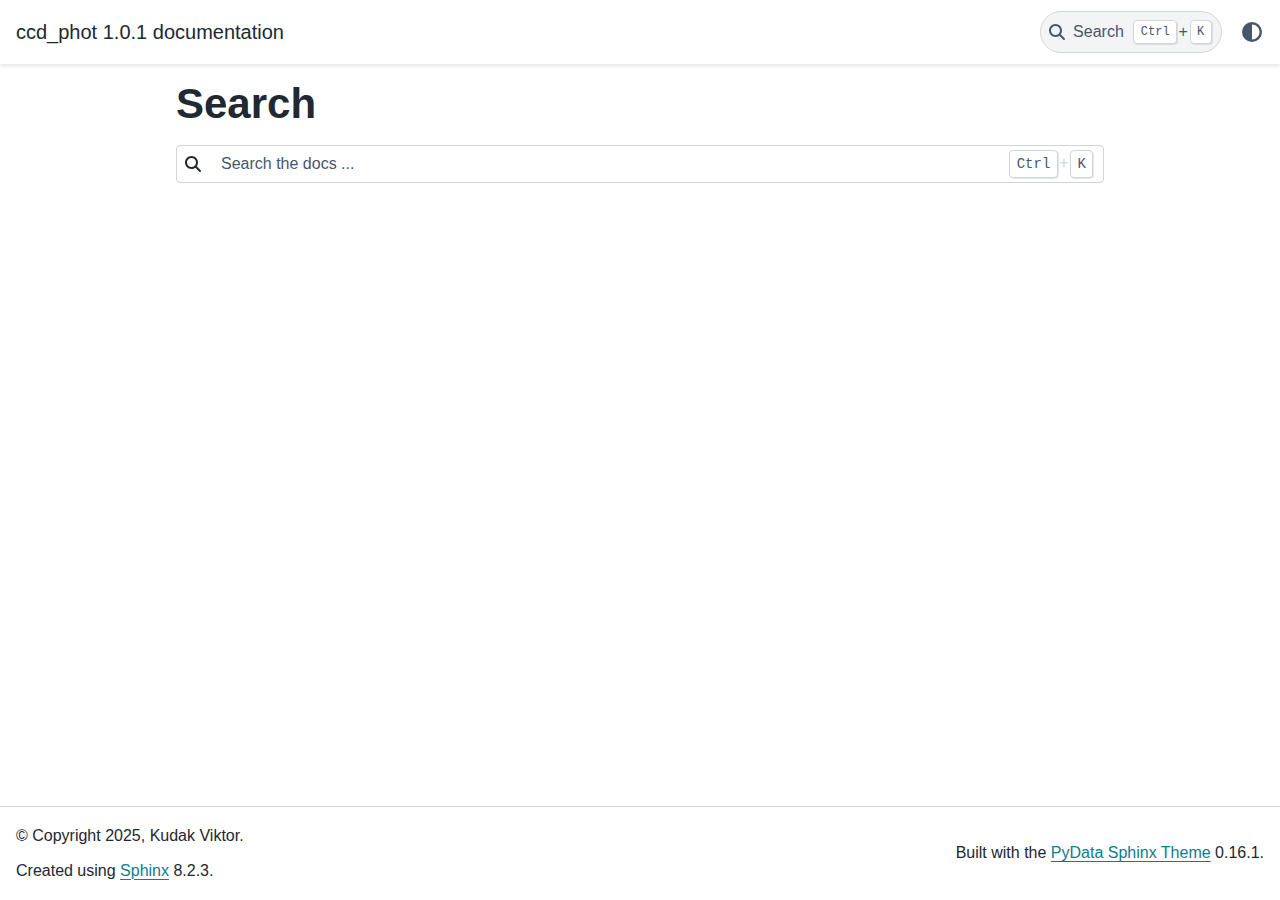
<file: search.html>
<!DOCTYPE html>


<html lang="en" data-content_root="./" >

  <head>
    <meta charset="utf-8" />
    <meta name="viewport" content="width=device-width, initial-scale=1.0" /><title>Search - ccd_phot 1.0.1 documentation</title>
  
  
  
  <script data-cfasync="false">
    document.documentElement.dataset.mode = localStorage.getItem("mode") || "";
    document.documentElement.dataset.theme = localStorage.getItem("theme") || "";
  </script>
  <!--
    this give us a css class that will be invisible only if js is disabled
  -->
  <noscript>
    <style>
      .pst-js-only { display: none !important; }

    </style>
  </noscript>
  
  <!-- Loaded before other Sphinx assets -->
  <link href="_static/styles/theme.css?digest=8878045cc6db502f8baf" rel="stylesheet" />
<link href="_static/styles/pydata-sphinx-theme.css?digest=8878045cc6db502f8baf" rel="stylesheet" />

    <link rel="stylesheet" type="text/css" href="_static/pygments.css?v=8f2a1f02" />
  
  <!-- So that users can add custom icons -->
  <script src="_static/scripts/fontawesome.js?digest=8878045cc6db502f8baf"></script>
  <!-- Pre-loaded scripts that we'll load fully later -->
  <link rel="preload" as="script" href="_static/scripts/bootstrap.js?digest=8878045cc6db502f8baf" />
<link rel="preload" as="script" href="_static/scripts/pydata-sphinx-theme.js?digest=8878045cc6db502f8baf" />

    <script src="_static/jquery.js?v=5d32c60e"></script>
    <script src="_static/_sphinx_javascript_frameworks_compat.js?v=2cd50e6c"></script>
    <script src="_static/documentation_options.js?v=292eb321"></script>
    <script src="_static/doctools.js?v=9bcbadda"></script>
    <script src="_static/sphinx_highlight.js?v=dc90522c"></script>
    <script>DOCUMENTATION_OPTIONS.pagename = 'search';</script>
  <script src="_static/searchtools.js"></script>
  <script src="_static/language_data.js"></script>
  <script src="searchindex.js"></script>
    <link rel="index" title="Index" href="genindex.html" />
    <link rel="search" title="Search" href="#" />
  <meta name="viewport" content="width=device-width, initial-scale=1"/>
  <meta name="docsearch:language" content="en"/>
  <meta name="docsearch:version" content="" />
  </head>
  
  
  <body data-bs-spy="scroll" data-bs-target=".bd-toc-nav" data-offset="180" data-bs-root-margin="0px 0px -60%" data-default-mode="">

  
  
  <div id="pst-skip-link" class="skip-link d-print-none"><a href="#main-content">Skip to main content</a></div>
  
  <div id="pst-scroll-pixel-helper"></div>
  
  <button type="button" class="btn rounded-pill" id="pst-back-to-top">
    <i class="fa-solid fa-arrow-up"></i>Back to top</button>

  
  <dialog id="pst-search-dialog">
    
<form class="bd-search d-flex align-items-center"
      action="#"
      method="get">
  <i class="fa-solid fa-magnifying-glass"></i>
  <input type="search"
         class="form-control"
         name="q"
         placeholder="Search the docs ..."
         aria-label="Search the docs ..."
         autocomplete="off"
         autocorrect="off"
         autocapitalize="off"
         spellcheck="false"/>
  <span class="search-button__kbd-shortcut"><kbd class="kbd-shortcut__modifier">Ctrl</kbd>+<kbd>K</kbd></span>
</form>
  </dialog>

  <div class="pst-async-banner-revealer d-none">
  <aside id="bd-header-version-warning" class="d-none d-print-none" aria-label="Version warning"></aside>
</div>

  
    <header class="bd-header navbar navbar-expand-lg bd-navbar d-print-none">
<div class="bd-header__inner bd-page-width">
  <button class="pst-navbar-icon sidebar-toggle primary-toggle" aria-label="Site navigation">
    <span class="fa-solid fa-bars"></span>
  </button>
  
  
  <div class="col-lg-3 navbar-header-items__start">
    
      <div class="navbar-item">

  
    
  

<a class="navbar-brand logo" href="index.html">
  
  
  
  
  
  
    <p class="title logo__title">ccd_phot 1.0.1 documentation</p>
  
</a></div>
    
  </div>
  
  <div class="col-lg-9 navbar-header-items">
    
    <div class="me-auto navbar-header-items__center">
      
        <div class="navbar-item">
<nav>
  <ul class="bd-navbar-elements navbar-nav">
    
  </ul>
</nav></div>
      
    </div>
    
    
    <div class="navbar-header-items__end">
      
        <div class="navbar-item navbar-persistent--container">
          

<button class="btn search-button-field search-button__button pst-js-only" title="Search" aria-label="Search" data-bs-placement="bottom" data-bs-toggle="tooltip">
 <i class="fa-solid fa-magnifying-glass"></i>
 <span class="search-button__default-text">Search</span>
 <span class="search-button__kbd-shortcut"><kbd class="kbd-shortcut__modifier">Ctrl</kbd>+<kbd class="kbd-shortcut__modifier">K</kbd></span>
</button>
        </div>
      
      
        <div class="navbar-item">

<button class="btn btn-sm nav-link pst-navbar-icon theme-switch-button pst-js-only" aria-label="Color mode" data-bs-title="Color mode"  data-bs-placement="bottom" data-bs-toggle="tooltip">
  <i class="theme-switch fa-solid fa-sun                fa-lg" data-mode="light" title="Light"></i>
  <i class="theme-switch fa-solid fa-moon               fa-lg" data-mode="dark"  title="Dark"></i>
  <i class="theme-switch fa-solid fa-circle-half-stroke fa-lg" data-mode="auto"  title="System Settings"></i>
</button></div>
      
    </div>
    
  </div>
  
  
    <div class="navbar-persistent--mobile">

<button class="btn search-button-field search-button__button pst-js-only" title="Search" aria-label="Search" data-bs-placement="bottom" data-bs-toggle="tooltip">
 <i class="fa-solid fa-magnifying-glass"></i>
 <span class="search-button__default-text">Search</span>
 <span class="search-button__kbd-shortcut"><kbd class="kbd-shortcut__modifier">Ctrl</kbd>+<kbd class="kbd-shortcut__modifier">K</kbd></span>
</button>
    </div>
  

  
</div>

    </header>
  

  <div class="bd-container">
    <div class="bd-container__inner bd-page-width">
      
      
      
        
      
      <dialog id="pst-primary-sidebar-modal"></dialog>
      <div id="pst-primary-sidebar" class="bd-sidebar-primary bd-sidebar hide-on-wide">
        

  
  <div class="sidebar-header-items sidebar-primary__section">
    
    
      <div class="sidebar-header-items__center">
        
          
          
            <div class="navbar-item">
<nav>
  <ul class="bd-navbar-elements navbar-nav">
    
  </ul>
</nav></div>
          
        
      </div>
    
    
    
      <div class="sidebar-header-items__end">
        
          <div class="navbar-item">

<button class="btn btn-sm nav-link pst-navbar-icon theme-switch-button pst-js-only" aria-label="Color mode" data-bs-title="Color mode"  data-bs-placement="bottom" data-bs-toggle="tooltip">
  <i class="theme-switch fa-solid fa-sun                fa-lg" data-mode="light" title="Light"></i>
  <i class="theme-switch fa-solid fa-moon               fa-lg" data-mode="dark"  title="Dark"></i>
  <i class="theme-switch fa-solid fa-circle-half-stroke fa-lg" data-mode="auto"  title="System Settings"></i>
</button></div>
        
      </div>
    
  </div>
  
  
  <div class="sidebar-primary-items__end sidebar-primary__section">
      <div class="sidebar-primary-item">
<div id="ethical-ad-placement"
      class="flat"
      data-ea-publisher="readthedocs"
      data-ea-type="readthedocs-sidebar"
      data-ea-manual="true">
</div></div>
  </div>


      </div>
      
      <main id="main-content" class="bd-main" role="main">
        
        
          <div class="bd-content">
            <div class="bd-article-container">
              
              <div class="bd-header-article d-print-none"></div>
              
              
  <div class="bd-search-container">
    <h1>Search</h1>
    <noscript>
      <div class="admonition error">
        <p class="admonition-title">Error</p>
        <p>Please activate JavaScript to enable the search functionality.</p>
      </div>
    </noscript>
    
<form class="bd-search d-flex align-items-center"
      action="#"
      method="get">
  <i class="fa-solid fa-magnifying-glass"></i>
  <input type="search"
         class="form-control"
         name="q"
         placeholder="Search the docs ..."
         aria-label="Search the docs ..."
         autocomplete="off"
         autocorrect="off"
         autocapitalize="off"
         spellcheck="false"/>
  <span class="search-button__kbd-shortcut"><kbd class="kbd-shortcut__modifier">Ctrl</kbd>+<kbd>K</kbd></span>
</form>
    <div id="search-results"></div>
  </div>
  <script>
    // Activate the search field on page load
    let searchInput = document.querySelector("form.bd-search input");
    if (searchInput) {
        searchInput.focus();
        searchInput.select();
        console.log("[PST]: Set focus on search field.");
    }
  </script>

              
              
              
              
                <footer class="prev-next-footer d-print-none">
                  
<div class="prev-next-area">
</div>
                </footer>
              
            </div>
            
            
              
            
          </div>
          <footer class="bd-footer-content">
            
          </footer>
        
      </main>
    </div>
  </div>
  
  <!-- Scripts loaded after <body> so the DOM is not blocked -->
  <script defer src="_static/scripts/bootstrap.js?digest=8878045cc6db502f8baf"></script>
<script defer src="_static/scripts/pydata-sphinx-theme.js?digest=8878045cc6db502f8baf"></script>

  <footer class="bd-footer">
<div class="bd-footer__inner bd-page-width">
  
    <div class="footer-items__start">
      
        <div class="footer-item">

  <p class="copyright">
    
      © Copyright 2025, Kudak Viktor.
      <br/>
    
  </p>
</div>
      
        <div class="footer-item">

  <p class="sphinx-version">
    Created using <a href="https://www.sphinx-doc.org/">Sphinx</a> 8.2.3.
    <br/>
  </p>
</div>
      
    </div>
  
  
  
    <div class="footer-items__end">
      
        <div class="footer-item">
<p class="theme-version">
  <!-- # L10n: Setting the PST URL as an argument as this does not need to be localized -->
  Built with the <a href="https://pydata-sphinx-theme.readthedocs.io/en/stable/index.html">PyData Sphinx Theme</a> 0.16.1.
</p></div>
      
    </div>
  
</div>

  </footer>
  </body>
</html>
</file>
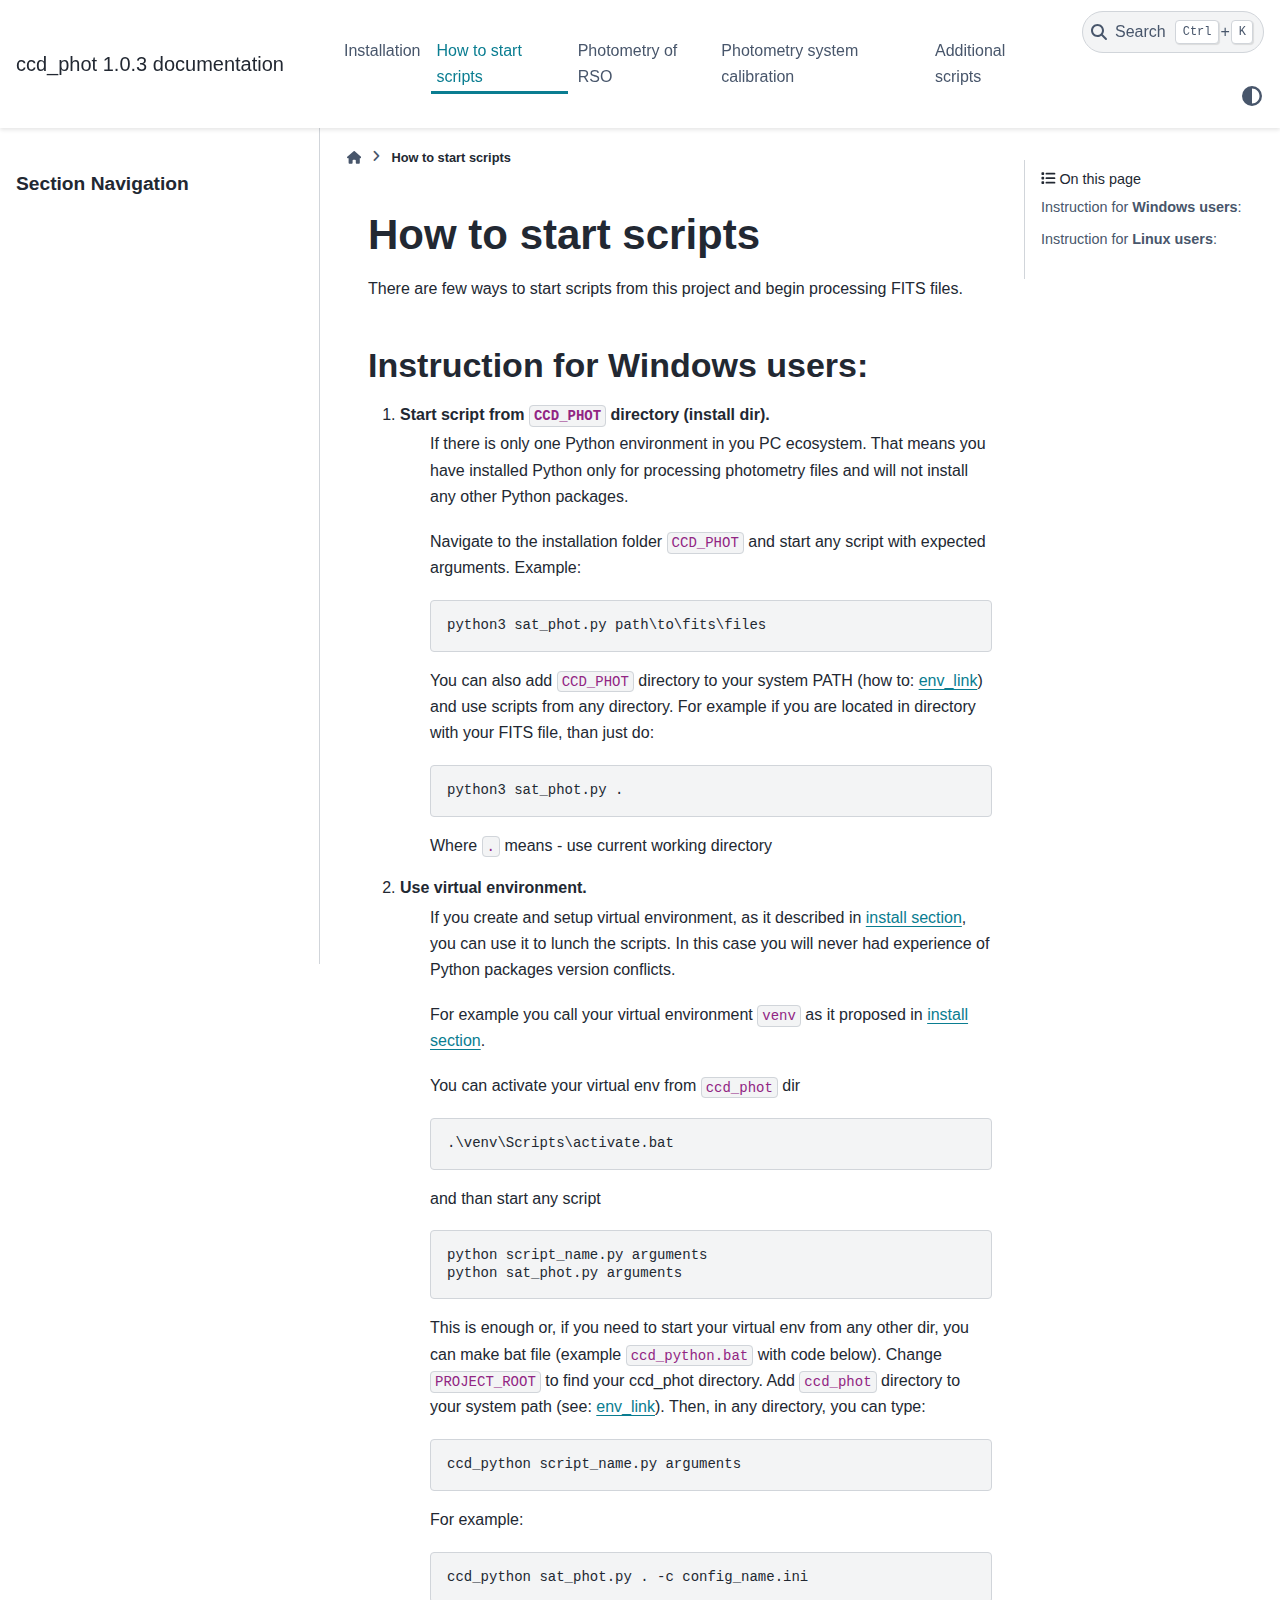
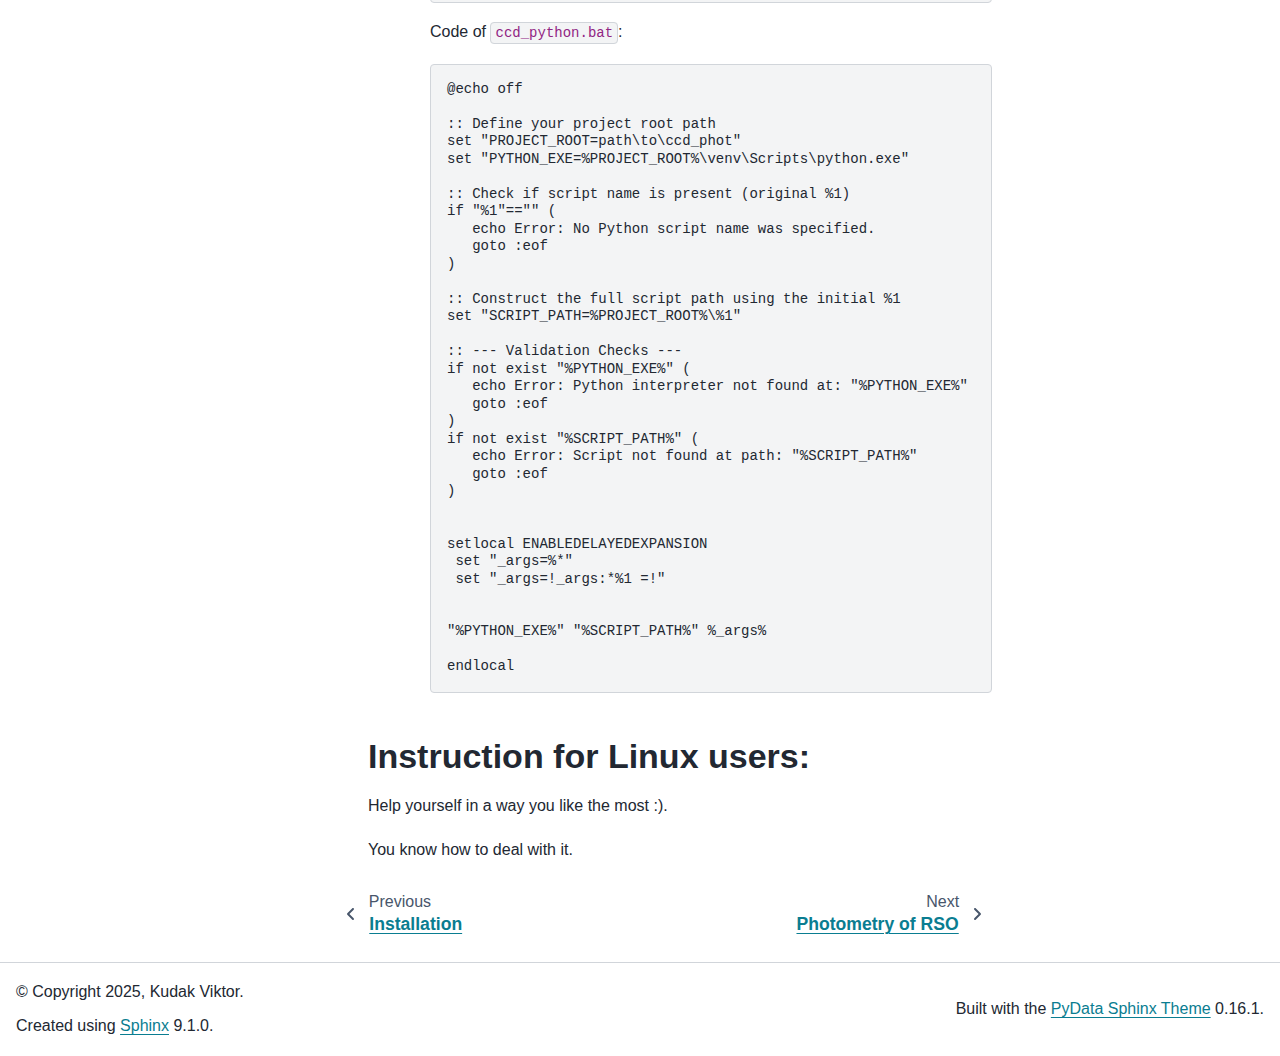
<file: start_scripts.html>
<!DOCTYPE html>


<html lang="en" data-content_root="./" >

  <head>
    <meta charset="utf-8" />
    <meta name="viewport" content="width=device-width, initial-scale=1.0" /><meta name="viewport" content="width=device-width, initial-scale=1" />

    <title>How to start scripts &#8212; ccd_phot 1.0.3 documentation</title>
  
  
  
  <script data-cfasync="false">
    document.documentElement.dataset.mode = localStorage.getItem("mode") || "";
    document.documentElement.dataset.theme = localStorage.getItem("theme") || "";
  </script>
  <!--
    this give us a css class that will be invisible only if js is disabled
  -->
  <noscript>
    <style>
      .pst-js-only { display: none !important; }

    </style>
  </noscript>
  
  <!-- Loaded before other Sphinx assets -->
  <link href="_static/styles/theme.css?digest=8878045cc6db502f8baf" rel="stylesheet" />
<link href="_static/styles/pydata-sphinx-theme.css?digest=8878045cc6db502f8baf" rel="stylesheet" />

    <link rel="stylesheet" type="text/css" href="_static/pygments.css?v=8f2a1f02" />
    <link rel="stylesheet" type="text/css" href="_static/no-superscript-citations.css?v=32f38b18" />
  
  <!-- So that users can add custom icons -->
  <script src="_static/scripts/fontawesome.js?digest=8878045cc6db502f8baf"></script>
  <!-- Pre-loaded scripts that we'll load fully later -->
  <link rel="preload" as="script" href="_static/scripts/bootstrap.js?digest=8878045cc6db502f8baf" />
<link rel="preload" as="script" href="_static/scripts/pydata-sphinx-theme.js?digest=8878045cc6db502f8baf" />

    <script src="_static/jquery.js?v=5d32c60e"></script>
    <script src="_static/_sphinx_javascript_frameworks_compat.js?v=2cd50e6c"></script>
    <script src="_static/documentation_options.js?v=baaebd52"></script>
    <script src="_static/doctools.js?v=fd6eb6e6"></script>
    <script src="_static/sphinx_highlight.js?v=6ffebe34"></script>
    <script>DOCUMENTATION_OPTIONS.pagename = 'start_scripts';</script>
    <link rel="index" title="Index" href="genindex.html" />
    <link rel="search" title="Search" href="search.html" />
    <link rel="next" title="Photometry of RSO" href="rso_photometry.html" />
    <link rel="prev" title="Installation" href="installation.html" />
  <meta name="viewport" content="width=device-width, initial-scale=1"/>
  <meta name="docsearch:language" content="en"/>
  <meta name="docsearch:version" content="" />
  </head>
  
  
  <body data-bs-spy="scroll" data-bs-target=".bd-toc-nav" data-offset="180" data-bs-root-margin="0px 0px -60%" data-default-mode="">

  
  
  <div id="pst-skip-link" class="skip-link d-print-none"><a href="#main-content">Skip to main content</a></div>
  
  <div id="pst-scroll-pixel-helper"></div>
  
  <button type="button" class="btn rounded-pill" id="pst-back-to-top">
    <i class="fa-solid fa-arrow-up"></i>Back to top</button>

  
  <dialog id="pst-search-dialog">
    
<form class="bd-search d-flex align-items-center"
      action="search.html"
      method="get">
  <i class="fa-solid fa-magnifying-glass"></i>
  <input type="search"
         class="form-control"
         name="q"
         placeholder="Search the docs ..."
         aria-label="Search the docs ..."
         autocomplete="off"
         autocorrect="off"
         autocapitalize="off"
         spellcheck="false"/>
  <span class="search-button__kbd-shortcut"><kbd class="kbd-shortcut__modifier">Ctrl</kbd>+<kbd>K</kbd></span>
</form>
  </dialog>

  <div class="pst-async-banner-revealer d-none">
  <aside id="bd-header-version-warning" class="d-none d-print-none" aria-label="Version warning"></aside>
</div>

  
    <header class="bd-header navbar navbar-expand-lg bd-navbar d-print-none">
<div class="bd-header__inner bd-page-width">
  <button class="pst-navbar-icon sidebar-toggle primary-toggle" aria-label="Site navigation">
    <span class="fa-solid fa-bars"></span>
  </button>
  
  
  <div class="col-lg-3 navbar-header-items__start">
    
      <div class="navbar-item">

  
    
  

<a class="navbar-brand logo" href="index.html">
  
  
  
  
  
  
    <p class="title logo__title">ccd_phot 1.0.3 documentation</p>
  
</a></div>
    
  </div>
  
  <div class="col-lg-9 navbar-header-items">
    
    <div class="me-auto navbar-header-items__center">
      
        <div class="navbar-item">
<nav>
  <ul class="bd-navbar-elements navbar-nav">
    
<li class="nav-item ">
  <a class="nav-link nav-internal" href="installation.html">
    Installation
  </a>
</li>


<li class="nav-item current active">
  <a class="nav-link nav-internal" href="#">
    How to start scripts
  </a>
</li>


<li class="nav-item ">
  <a class="nav-link nav-internal" href="rso_photometry.html">
    Photometry of RSO
  </a>
</li>


<li class="nav-item ">
  <a class="nav-link nav-internal" href="sys_calibration.html">
    Photometry system calibration
  </a>
</li>


<li class="nav-item ">
  <a class="nav-link nav-internal" href="additional_scripts.html">
    Additional scripts
  </a>
</li>

  </ul>
</nav></div>
      
    </div>
    
    
    <div class="navbar-header-items__end">
      
        <div class="navbar-item navbar-persistent--container">
          

<button class="btn search-button-field search-button__button pst-js-only" title="Search" aria-label="Search" data-bs-placement="bottom" data-bs-toggle="tooltip">
 <i class="fa-solid fa-magnifying-glass"></i>
 <span class="search-button__default-text">Search</span>
 <span class="search-button__kbd-shortcut"><kbd class="kbd-shortcut__modifier">Ctrl</kbd>+<kbd class="kbd-shortcut__modifier">K</kbd></span>
</button>
        </div>
      
      
        <div class="navbar-item">

<button class="btn btn-sm nav-link pst-navbar-icon theme-switch-button pst-js-only" aria-label="Color mode" data-bs-title="Color mode"  data-bs-placement="bottom" data-bs-toggle="tooltip">
  <i class="theme-switch fa-solid fa-sun                fa-lg" data-mode="light" title="Light"></i>
  <i class="theme-switch fa-solid fa-moon               fa-lg" data-mode="dark"  title="Dark"></i>
  <i class="theme-switch fa-solid fa-circle-half-stroke fa-lg" data-mode="auto"  title="System Settings"></i>
</button></div>
      
    </div>
    
  </div>
  
  
    <div class="navbar-persistent--mobile">

<button class="btn search-button-field search-button__button pst-js-only" title="Search" aria-label="Search" data-bs-placement="bottom" data-bs-toggle="tooltip">
 <i class="fa-solid fa-magnifying-glass"></i>
 <span class="search-button__default-text">Search</span>
 <span class="search-button__kbd-shortcut"><kbd class="kbd-shortcut__modifier">Ctrl</kbd>+<kbd class="kbd-shortcut__modifier">K</kbd></span>
</button>
    </div>
  

  
    <button class="pst-navbar-icon sidebar-toggle secondary-toggle" aria-label="On this page">
      <span class="fa-solid fa-outdent"></span>
    </button>
  
</div>

    </header>
  

  <div class="bd-container">
    <div class="bd-container__inner bd-page-width">
      
      
      
      <dialog id="pst-primary-sidebar-modal"></dialog>
      <div id="pst-primary-sidebar" class="bd-sidebar-primary bd-sidebar">
        

  
  <div class="sidebar-header-items sidebar-primary__section">
    
    
      <div class="sidebar-header-items__center">
        
          
          
            <div class="navbar-item">
<nav>
  <ul class="bd-navbar-elements navbar-nav">
    
<li class="nav-item ">
  <a class="nav-link nav-internal" href="installation.html">
    Installation
  </a>
</li>


<li class="nav-item current active">
  <a class="nav-link nav-internal" href="#">
    How to start scripts
  </a>
</li>


<li class="nav-item ">
  <a class="nav-link nav-internal" href="rso_photometry.html">
    Photometry of RSO
  </a>
</li>


<li class="nav-item ">
  <a class="nav-link nav-internal" href="sys_calibration.html">
    Photometry system calibration
  </a>
</li>


<li class="nav-item ">
  <a class="nav-link nav-internal" href="additional_scripts.html">
    Additional scripts
  </a>
</li>

  </ul>
</nav></div>
          
        
      </div>
    
    
    
      <div class="sidebar-header-items__end">
        
          <div class="navbar-item">

<button class="btn btn-sm nav-link pst-navbar-icon theme-switch-button pst-js-only" aria-label="Color mode" data-bs-title="Color mode"  data-bs-placement="bottom" data-bs-toggle="tooltip">
  <i class="theme-switch fa-solid fa-sun                fa-lg" data-mode="light" title="Light"></i>
  <i class="theme-switch fa-solid fa-moon               fa-lg" data-mode="dark"  title="Dark"></i>
  <i class="theme-switch fa-solid fa-circle-half-stroke fa-lg" data-mode="auto"  title="System Settings"></i>
</button></div>
        
      </div>
    
  </div>
  
    <div class="sidebar-primary-items__start sidebar-primary__section">
        <div class="sidebar-primary-item">
<nav class="bd-docs-nav bd-links"
     aria-label="Section Navigation">
  <p class="bd-links__title" role="heading" aria-level="1">Section Navigation</p>
  <div class="bd-toc-item navbar-nav"></div>
</nav></div>
    </div>
  
  
  <div class="sidebar-primary-items__end sidebar-primary__section">
      <div class="sidebar-primary-item">
<div id="ethical-ad-placement"
      class="flat"
      data-ea-publisher="readthedocs"
      data-ea-type="readthedocs-sidebar"
      data-ea-manual="true">
</div></div>
  </div>


      </div>
      
      <main id="main-content" class="bd-main" role="main">
        
        
          <div class="bd-content">
            <div class="bd-article-container">
              
              <div class="bd-header-article d-print-none">
<div class="header-article-items header-article__inner">
  
    <div class="header-article-items__start">
      
        <div class="header-article-item">

<nav aria-label="Breadcrumb" class="d-print-none">
  <ul class="bd-breadcrumbs">
    
    <li class="breadcrumb-item breadcrumb-home">
      <a href="index.html" class="nav-link" aria-label="Home">
        <i class="fa-solid fa-home"></i>
      </a>
    </li>
    <li class="breadcrumb-item active" aria-current="page"><span class="ellipsis">How to start scripts</span></li>
  </ul>
</nav>
</div>
      
    </div>
  
  
</div>
</div>
              
              
              
                
<div id="searchbox"></div>
                <article class="bd-article">
                  
  <section id="how-to-start-scripts">
<span id="start-scripts"></span><h1>How to start scripts<a class="headerlink" href="#how-to-start-scripts" title="Link to this heading">#</a></h1>
<p>There are few ways to start scripts from this project and begin processing FITS files.</p>
<section id="instruction-for-windows-users">
<h2>Instruction for <strong>Windows users</strong>:<a class="headerlink" href="#instruction-for-windows-users" title="Link to this heading">#</a></h2>
<ol class="arabic">
<li><dl>
<dt>Start script from <code class="docutils literal notranslate"><span class="pre">CCD_PHOT</span></code> directory (install dir).</dt><dd><p>If there is only one Python environment in you PC ecosystem.
That means you have installed Python only for processing photometry files and will not install any other Python packages.</p>
<p>Navigate to the installation folder <code class="docutils literal notranslate"><span class="pre">CCD_PHOT</span></code> and start any script with expected arguments. Example:</p>
<div class="highlight-console notranslate"><div class="highlight"><pre><span></span><span class="go">python3 sat_phot.py path\to\fits\files</span>
</pre></div>
</div>
<p>You can also add <code class="docutils literal notranslate"><span class="pre">CCD_PHOT</span></code> directory to your system PATH (how to: <a class="reference external" href="https://www.eukhost.com/kb/how-to-add-to-the-path-on-windows-10-and-windows-11/">env_link</a>) and use scripts from any directory. For example if you are located in directory with your FITS file, than just do:</p>
<div class="highlight-console notranslate"><div class="highlight"><pre><span></span><span class="go">python3 sat_phot.py .</span>
</pre></div>
</div>
<p>Where <code class="docutils literal notranslate"><span class="pre">.</span></code> means - use current working directory</p>
</dd>
</dl>
</li>
<li><dl>
<dt>Use virtual environment.</dt><dd><p>If you create and setup virtual environment, as it described in <a class="reference internal" href="installation.html#id1"><span class="std std-ref">install section</span></a>, you can use it to lunch the scripts.
In this case you will never had experience of Python packages version conflicts.</p>
<p>For example you call your virtual environment  <code class="docutils literal notranslate"><span class="pre">venv</span></code> as it proposed in <a class="reference internal" href="installation.html#id1"><span class="std std-ref">install section</span></a>.</p>
<p>You can activate your virtual env from <code class="docutils literal notranslate"><span class="pre">ccd_phot</span></code> dir</p>
<div class="highlight-console notranslate"><div class="highlight"><pre><span></span><span class="go">.\venv\Scripts\activate.bat</span>
</pre></div>
</div>
<p>and than start any script</p>
<div class="highlight-console notranslate"><div class="highlight"><pre><span></span><span class="go">python script_name.py arguments</span>
<span class="go">python sat_phot.py arguments</span>
</pre></div>
</div>
<p>This is enough or,
if you need to start your virtual env from any other dir, you can make bat file (example <code class="docutils literal notranslate"><span class="pre">ccd_python.bat</span></code> with code below).
Change <code class="docutils literal notranslate"><span class="pre">PROJECT_ROOT</span></code> to find your ccd_phot directory. Add <code class="docutils literal notranslate"><span class="pre">ccd_phot</span></code> directory to your system path (see: <a class="reference external" href="https://www.eukhost.com/kb/how-to-add-to-the-path-on-windows-10-and-windows-11/">env_link</a>).
Then, in any directory, you can type:</p>
<div class="highlight-console notranslate"><div class="highlight"><pre><span></span><span class="go">ccd_python script_name.py arguments</span>
</pre></div>
</div>
<p>For example:</p>
<div class="highlight-console notranslate"><div class="highlight"><pre><span></span><span class="go">ccd_python sat_phot.py . -c config_name.ini</span>
</pre></div>
</div>
<p>Code of <code class="docutils literal notranslate"><span class="pre">ccd_python.bat</span></code>:</p>
<div class="highlight-text notranslate"><div class="highlight"><pre><span></span>@echo off

:: Define your project root path
set &quot;PROJECT_ROOT=path\to\ccd_phot&quot;
set &quot;PYTHON_EXE=%PROJECT_ROOT%\venv\Scripts\python.exe&quot;

:: Check if script name is present (original %1)
if &quot;%1&quot;==&quot;&quot; (
   echo Error: No Python script name was specified.
   goto :eof
)

:: Construct the full script path using the initial %1
set &quot;SCRIPT_PATH=%PROJECT_ROOT%\%1&quot;

:: --- Validation Checks ---
if not exist &quot;%PYTHON_EXE%&quot; (
   echo Error: Python interpreter not found at: &quot;%PYTHON_EXE%&quot;
   goto :eof
)
if not exist &quot;%SCRIPT_PATH%&quot; (
   echo Error: Script not found at path: &quot;%SCRIPT_PATH%&quot;
   goto :eof
)


setlocal ENABLEDELAYEDEXPANSION
 set &quot;_args=%*&quot;
 set &quot;_args=!_args:*%1 =!&quot;


&quot;%PYTHON_EXE%&quot; &quot;%SCRIPT_PATH%&quot; %_args%

endlocal
</pre></div>
</div>
</dd>
</dl>
</li>
</ol>
</section>
<section id="instruction-for-linux-users">
<h2>Instruction for <strong>Linux users</strong>:<a class="headerlink" href="#instruction-for-linux-users" title="Link to this heading">#</a></h2>
<p>Help yourself in a way you like the most :).</p>
<p>You know how to deal with it.</p>
</section>
</section>


                </article>
              
              
              
              
              
                <footer class="prev-next-footer d-print-none">
                  
<div class="prev-next-area">
    <a class="left-prev"
       href="installation.html"
       title="previous page">
      <i class="fa-solid fa-angle-left"></i>
      <div class="prev-next-info">
        <p class="prev-next-subtitle">previous</p>
        <p class="prev-next-title">Installation</p>
      </div>
    </a>
    <a class="right-next"
       href="rso_photometry.html"
       title="next page">
      <div class="prev-next-info">
        <p class="prev-next-subtitle">next</p>
        <p class="prev-next-title">Photometry of RSO</p>
      </div>
      <i class="fa-solid fa-angle-right"></i>
    </a>
</div>
                </footer>
              
            </div>
            
            
              
                <dialog id="pst-secondary-sidebar-modal"></dialog>
                <div id="pst-secondary-sidebar" class="bd-sidebar-secondary bd-toc"><div class="sidebar-secondary-items sidebar-secondary__inner">


  <div class="sidebar-secondary-item">
<div
    id="pst-page-navigation-heading-2"
    class="page-toc tocsection onthispage">
    <i class="fa-solid fa-list"></i> On this page
  </div>
  <nav class="bd-toc-nav page-toc" aria-labelledby="pst-page-navigation-heading-2">
    <ul class="visible nav section-nav flex-column">
<li class="toc-h2 nav-item toc-entry"><a class="reference internal nav-link" href="#instruction-for-windows-users">Instruction for <strong>Windows users</strong>:</a></li>
<li class="toc-h2 nav-item toc-entry"><a class="reference internal nav-link" href="#instruction-for-linux-users">Instruction for <strong>Linux users</strong>:</a></li>
</ul>
  </nav></div>

</div></div>
              
            
          </div>
          <footer class="bd-footer-content">
            
          </footer>
        
      </main>
    </div>
  </div>
  
  <!-- Scripts loaded after <body> so the DOM is not blocked -->
  <script defer src="_static/scripts/bootstrap.js?digest=8878045cc6db502f8baf"></script>
<script defer src="_static/scripts/pydata-sphinx-theme.js?digest=8878045cc6db502f8baf"></script>

  <footer class="bd-footer">
<div class="bd-footer__inner bd-page-width">
  
    <div class="footer-items__start">
      
        <div class="footer-item">

  <p class="copyright">
    
      © Copyright 2025, Kudak Viktor.
      <br/>
    
  </p>
</div>
      
        <div class="footer-item">

  <p class="sphinx-version">
    Created using <a href="https://www.sphinx-doc.org/">Sphinx</a> 9.1.0.
    <br/>
  </p>
</div>
      
    </div>
  
  
  
    <div class="footer-items__end">
      
        <div class="footer-item">
<p class="theme-version">
  <!-- # L10n: Setting the PST URL as an argument as this does not need to be localized -->
  Built with the <a href="https://pydata-sphinx-theme.readthedocs.io/en/stable/index.html">PyData Sphinx Theme</a> 0.16.1.
</p></div>
      
    </div>
  
</div>

  </footer>
  </body>
</html>
</file>
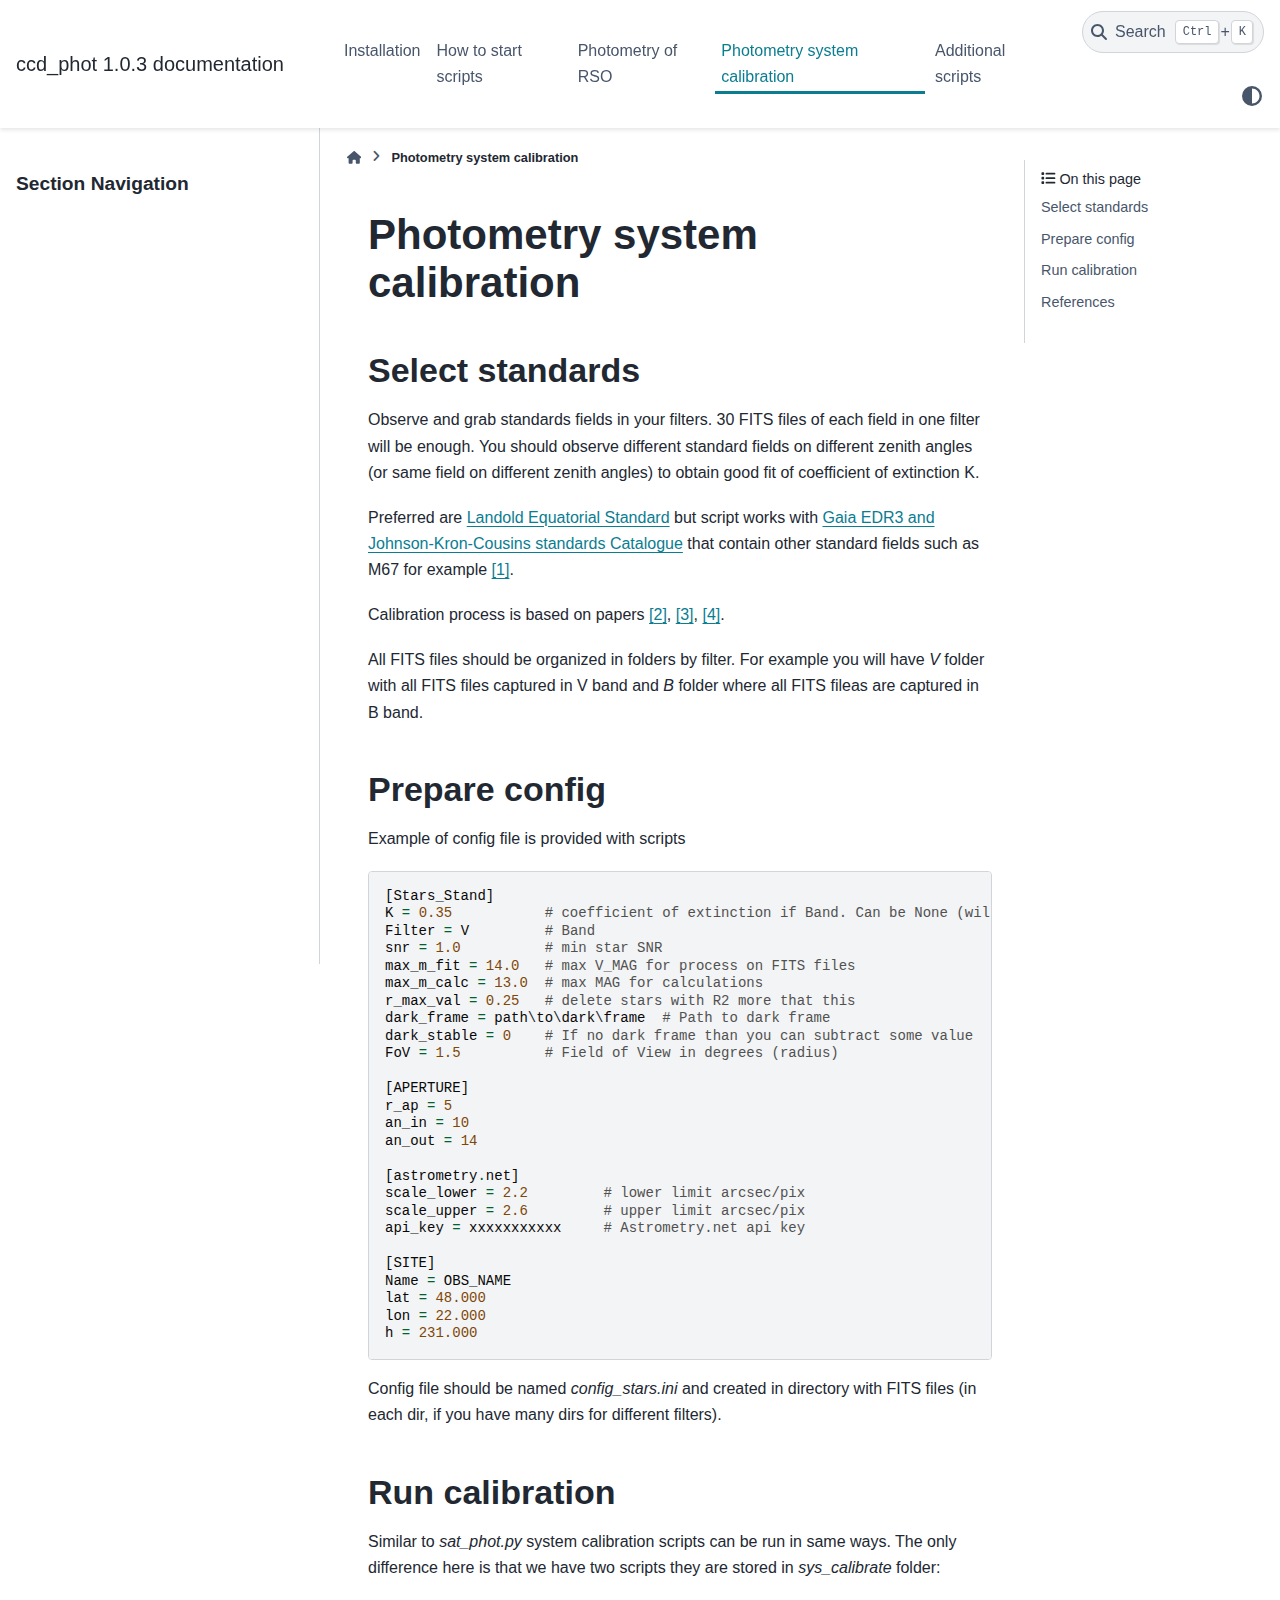
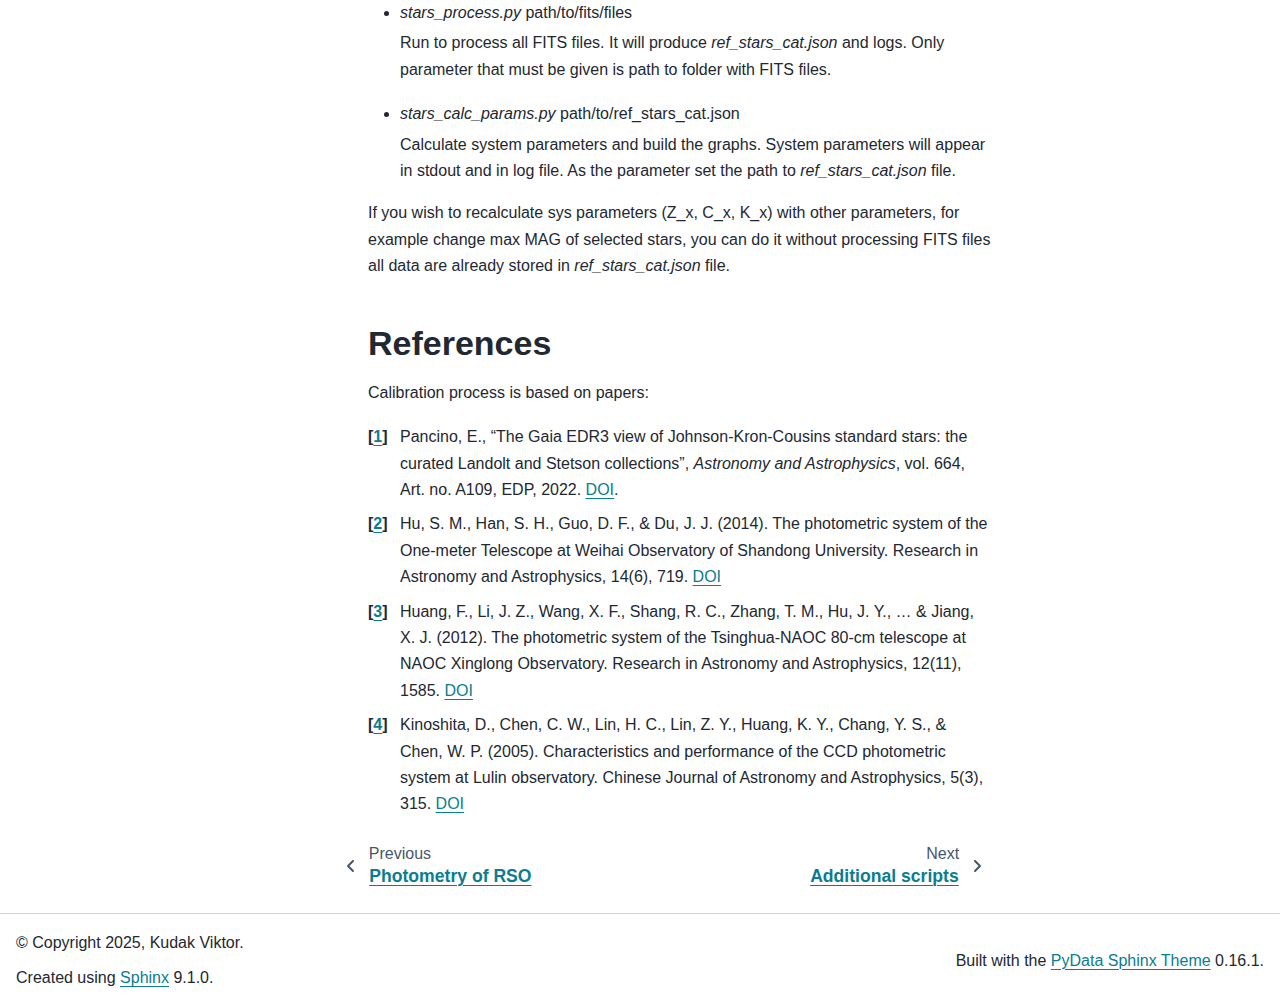
<file: sys_calibration.html>
<!DOCTYPE html>


<html lang="en" data-content_root="./" >

  <head>
    <meta charset="utf-8" />
    <meta name="viewport" content="width=device-width, initial-scale=1.0" /><meta name="viewport" content="width=device-width, initial-scale=1" />

    <title>Photometry system calibration &#8212; ccd_phot 1.0.3 documentation</title>
  
  
  
  <script data-cfasync="false">
    document.documentElement.dataset.mode = localStorage.getItem("mode") || "";
    document.documentElement.dataset.theme = localStorage.getItem("theme") || "";
  </script>
  <!--
    this give us a css class that will be invisible only if js is disabled
  -->
  <noscript>
    <style>
      .pst-js-only { display: none !important; }

    </style>
  </noscript>
  
  <!-- Loaded before other Sphinx assets -->
  <link href="_static/styles/theme.css?digest=8878045cc6db502f8baf" rel="stylesheet" />
<link href="_static/styles/pydata-sphinx-theme.css?digest=8878045cc6db502f8baf" rel="stylesheet" />

    <link rel="stylesheet" type="text/css" href="_static/pygments.css?v=8f2a1f02" />
    <link rel="stylesheet" type="text/css" href="_static/no-superscript-citations.css?v=32f38b18" />
  
  <!-- So that users can add custom icons -->
  <script src="_static/scripts/fontawesome.js?digest=8878045cc6db502f8baf"></script>
  <!-- Pre-loaded scripts that we'll load fully later -->
  <link rel="preload" as="script" href="_static/scripts/bootstrap.js?digest=8878045cc6db502f8baf" />
<link rel="preload" as="script" href="_static/scripts/pydata-sphinx-theme.js?digest=8878045cc6db502f8baf" />

    <script src="_static/jquery.js?v=5d32c60e"></script>
    <script src="_static/_sphinx_javascript_frameworks_compat.js?v=2cd50e6c"></script>
    <script src="_static/documentation_options.js?v=baaebd52"></script>
    <script src="_static/doctools.js?v=fd6eb6e6"></script>
    <script src="_static/sphinx_highlight.js?v=6ffebe34"></script>
    <script>DOCUMENTATION_OPTIONS.pagename = 'sys_calibration';</script>
    <link rel="index" title="Index" href="genindex.html" />
    <link rel="search" title="Search" href="search.html" />
    <link rel="next" title="Additional scripts" href="additional_scripts.html" />
    <link rel="prev" title="Photometry of RSO" href="rso_photometry.html" />
  <meta name="viewport" content="width=device-width, initial-scale=1"/>
  <meta name="docsearch:language" content="en"/>
  <meta name="docsearch:version" content="" />
  </head>
  
  
  <body data-bs-spy="scroll" data-bs-target=".bd-toc-nav" data-offset="180" data-bs-root-margin="0px 0px -60%" data-default-mode="">

  
  
  <div id="pst-skip-link" class="skip-link d-print-none"><a href="#main-content">Skip to main content</a></div>
  
  <div id="pst-scroll-pixel-helper"></div>
  
  <button type="button" class="btn rounded-pill" id="pst-back-to-top">
    <i class="fa-solid fa-arrow-up"></i>Back to top</button>

  
  <dialog id="pst-search-dialog">
    
<form class="bd-search d-flex align-items-center"
      action="search.html"
      method="get">
  <i class="fa-solid fa-magnifying-glass"></i>
  <input type="search"
         class="form-control"
         name="q"
         placeholder="Search the docs ..."
         aria-label="Search the docs ..."
         autocomplete="off"
         autocorrect="off"
         autocapitalize="off"
         spellcheck="false"/>
  <span class="search-button__kbd-shortcut"><kbd class="kbd-shortcut__modifier">Ctrl</kbd>+<kbd>K</kbd></span>
</form>
  </dialog>

  <div class="pst-async-banner-revealer d-none">
  <aside id="bd-header-version-warning" class="d-none d-print-none" aria-label="Version warning"></aside>
</div>

  
    <header class="bd-header navbar navbar-expand-lg bd-navbar d-print-none">
<div class="bd-header__inner bd-page-width">
  <button class="pst-navbar-icon sidebar-toggle primary-toggle" aria-label="Site navigation">
    <span class="fa-solid fa-bars"></span>
  </button>
  
  
  <div class="col-lg-3 navbar-header-items__start">
    
      <div class="navbar-item">

  
    
  

<a class="navbar-brand logo" href="index.html">
  
  
  
  
  
  
    <p class="title logo__title">ccd_phot 1.0.3 documentation</p>
  
</a></div>
    
  </div>
  
  <div class="col-lg-9 navbar-header-items">
    
    <div class="me-auto navbar-header-items__center">
      
        <div class="navbar-item">
<nav>
  <ul class="bd-navbar-elements navbar-nav">
    
<li class="nav-item ">
  <a class="nav-link nav-internal" href="installation.html">
    Installation
  </a>
</li>


<li class="nav-item ">
  <a class="nav-link nav-internal" href="start_scripts.html">
    How to start scripts
  </a>
</li>


<li class="nav-item ">
  <a class="nav-link nav-internal" href="rso_photometry.html">
    Photometry of RSO
  </a>
</li>


<li class="nav-item current active">
  <a class="nav-link nav-internal" href="#">
    Photometry system calibration
  </a>
</li>


<li class="nav-item ">
  <a class="nav-link nav-internal" href="additional_scripts.html">
    Additional scripts
  </a>
</li>

  </ul>
</nav></div>
      
    </div>
    
    
    <div class="navbar-header-items__end">
      
        <div class="navbar-item navbar-persistent--container">
          

<button class="btn search-button-field search-button__button pst-js-only" title="Search" aria-label="Search" data-bs-placement="bottom" data-bs-toggle="tooltip">
 <i class="fa-solid fa-magnifying-glass"></i>
 <span class="search-button__default-text">Search</span>
 <span class="search-button__kbd-shortcut"><kbd class="kbd-shortcut__modifier">Ctrl</kbd>+<kbd class="kbd-shortcut__modifier">K</kbd></span>
</button>
        </div>
      
      
        <div class="navbar-item">

<button class="btn btn-sm nav-link pst-navbar-icon theme-switch-button pst-js-only" aria-label="Color mode" data-bs-title="Color mode"  data-bs-placement="bottom" data-bs-toggle="tooltip">
  <i class="theme-switch fa-solid fa-sun                fa-lg" data-mode="light" title="Light"></i>
  <i class="theme-switch fa-solid fa-moon               fa-lg" data-mode="dark"  title="Dark"></i>
  <i class="theme-switch fa-solid fa-circle-half-stroke fa-lg" data-mode="auto"  title="System Settings"></i>
</button></div>
      
    </div>
    
  </div>
  
  
    <div class="navbar-persistent--mobile">

<button class="btn search-button-field search-button__button pst-js-only" title="Search" aria-label="Search" data-bs-placement="bottom" data-bs-toggle="tooltip">
 <i class="fa-solid fa-magnifying-glass"></i>
 <span class="search-button__default-text">Search</span>
 <span class="search-button__kbd-shortcut"><kbd class="kbd-shortcut__modifier">Ctrl</kbd>+<kbd class="kbd-shortcut__modifier">K</kbd></span>
</button>
    </div>
  

  
    <button class="pst-navbar-icon sidebar-toggle secondary-toggle" aria-label="On this page">
      <span class="fa-solid fa-outdent"></span>
    </button>
  
</div>

    </header>
  

  <div class="bd-container">
    <div class="bd-container__inner bd-page-width">
      
      
      
      <dialog id="pst-primary-sidebar-modal"></dialog>
      <div id="pst-primary-sidebar" class="bd-sidebar-primary bd-sidebar">
        

  
  <div class="sidebar-header-items sidebar-primary__section">
    
    
      <div class="sidebar-header-items__center">
        
          
          
            <div class="navbar-item">
<nav>
  <ul class="bd-navbar-elements navbar-nav">
    
<li class="nav-item ">
  <a class="nav-link nav-internal" href="installation.html">
    Installation
  </a>
</li>


<li class="nav-item ">
  <a class="nav-link nav-internal" href="start_scripts.html">
    How to start scripts
  </a>
</li>


<li class="nav-item ">
  <a class="nav-link nav-internal" href="rso_photometry.html">
    Photometry of RSO
  </a>
</li>


<li class="nav-item current active">
  <a class="nav-link nav-internal" href="#">
    Photometry system calibration
  </a>
</li>


<li class="nav-item ">
  <a class="nav-link nav-internal" href="additional_scripts.html">
    Additional scripts
  </a>
</li>

  </ul>
</nav></div>
          
        
      </div>
    
    
    
      <div class="sidebar-header-items__end">
        
          <div class="navbar-item">

<button class="btn btn-sm nav-link pst-navbar-icon theme-switch-button pst-js-only" aria-label="Color mode" data-bs-title="Color mode"  data-bs-placement="bottom" data-bs-toggle="tooltip">
  <i class="theme-switch fa-solid fa-sun                fa-lg" data-mode="light" title="Light"></i>
  <i class="theme-switch fa-solid fa-moon               fa-lg" data-mode="dark"  title="Dark"></i>
  <i class="theme-switch fa-solid fa-circle-half-stroke fa-lg" data-mode="auto"  title="System Settings"></i>
</button></div>
        
      </div>
    
  </div>
  
    <div class="sidebar-primary-items__start sidebar-primary__section">
        <div class="sidebar-primary-item">
<nav class="bd-docs-nav bd-links"
     aria-label="Section Navigation">
  <p class="bd-links__title" role="heading" aria-level="1">Section Navigation</p>
  <div class="bd-toc-item navbar-nav"></div>
</nav></div>
    </div>
  
  
  <div class="sidebar-primary-items__end sidebar-primary__section">
      <div class="sidebar-primary-item">
<div id="ethical-ad-placement"
      class="flat"
      data-ea-publisher="readthedocs"
      data-ea-type="readthedocs-sidebar"
      data-ea-manual="true">
</div></div>
  </div>


      </div>
      
      <main id="main-content" class="bd-main" role="main">
        
        
          <div class="bd-content">
            <div class="bd-article-container">
              
              <div class="bd-header-article d-print-none">
<div class="header-article-items header-article__inner">
  
    <div class="header-article-items__start">
      
        <div class="header-article-item">

<nav aria-label="Breadcrumb" class="d-print-none">
  <ul class="bd-breadcrumbs">
    
    <li class="breadcrumb-item breadcrumb-home">
      <a href="index.html" class="nav-link" aria-label="Home">
        <i class="fa-solid fa-home"></i>
      </a>
    </li>
    <li class="breadcrumb-item active" aria-current="page"><span class="ellipsis">Photometry system calibration</span></li>
  </ul>
</nav>
</div>
      
    </div>
  
  
</div>
</div>
              
              
              
                
<div id="searchbox"></div>
                <article class="bd-article">
                  
  <section id="photometry-system-calibration">
<span id="sys-calibration-label"></span><h1>Photometry system calibration<a class="headerlink" href="#photometry-system-calibration" title="Link to this heading">#</a></h1>
<section id="select-standards">
<h2>Select standards<a class="headerlink" href="#select-standards" title="Link to this heading">#</a></h2>
<p>Observe and grab standards fields in your filters. 30 FITS files of each field in one filter will be enough.
You should observe different standard fields on different zenith angles (or same field on different zenith angles) to
obtain good fit of coefficient of extinction K.</p>
<p>Preferred are <a class="reference external" href="https://www.eso.org/sci/observing/tools/standards/Landolt.html">Landold Equatorial Standard</a>
but script works with <a class="reference external" href="https://vizier.cds.unistra.fr/viz-bin/VizieR?-source=J/A%2BA/664/A109">Gaia EDR3 and Johnson-Kron-Cousins standards Catalogue</a>
that contain other standard fields such as M67 for example <a class="footnote-reference brackets" href="#id5" id="id1" role="doc-noteref"><span class="fn-bracket">[</span>1<span class="fn-bracket">]</span></a>.</p>
<p>Calibration process is based on papers <a class="footnote-reference brackets" href="#id6" id="id2" role="doc-noteref"><span class="fn-bracket">[</span>2<span class="fn-bracket">]</span></a>, <a class="footnote-reference brackets" href="#id7" id="id3" role="doc-noteref"><span class="fn-bracket">[</span>3<span class="fn-bracket">]</span></a>, <a class="footnote-reference brackets" href="#id8" id="id4" role="doc-noteref"><span class="fn-bracket">[</span>4<span class="fn-bracket">]</span></a>.</p>
<p>All FITS files should be organized in folders by filter. For example you will have <cite>V</cite> folder with all FITS files
captured in V band and <cite>B</cite> folder where all FITS fileas are captured in B band.</p>
</section>
<section id="prepare-config">
<h2>Prepare config<a class="headerlink" href="#prepare-config" title="Link to this heading">#</a></h2>
<p>Example of config file is provided with scripts</p>
<div class="highlight-default notranslate"><div class="highlight"><pre><span></span><span class="p">[</span><span class="n">Stars_Stand</span><span class="p">]</span>
<span class="n">K</span> <span class="o">=</span> <span class="mf">0.35</span>           <span class="c1"># coefficient of extinction if Band. Can be None (will be calculated) or value</span>
<span class="n">Filter</span> <span class="o">=</span> <span class="n">V</span>         <span class="c1"># Band</span>
<span class="n">snr</span> <span class="o">=</span> <span class="mf">1.0</span>          <span class="c1"># min star SNR</span>
<span class="n">max_m_fit</span> <span class="o">=</span> <span class="mf">14.0</span>   <span class="c1"># max V_MAG for process on FITS files</span>
<span class="n">max_m_calc</span> <span class="o">=</span> <span class="mf">13.0</span>  <span class="c1"># max MAG for calculations</span>
<span class="n">r_max_val</span> <span class="o">=</span> <span class="mf">0.25</span>   <span class="c1"># delete stars with R2 more that this</span>
<span class="n">dark_frame</span> <span class="o">=</span> <span class="n">path</span>\<span class="n">to</span>\<span class="n">dark</span>\<span class="n">frame</span>  <span class="c1"># Path to dark frame</span>
<span class="n">dark_stable</span> <span class="o">=</span> <span class="mi">0</span>    <span class="c1"># If no dark frame than you can subtract some value</span>
<span class="n">FoV</span> <span class="o">=</span> <span class="mf">1.5</span>          <span class="c1"># Field of View in degrees (radius)</span>

<span class="p">[</span><span class="n">APERTURE</span><span class="p">]</span>
<span class="n">r_ap</span> <span class="o">=</span> <span class="mi">5</span>
<span class="n">an_in</span> <span class="o">=</span> <span class="mi">10</span>
<span class="n">an_out</span> <span class="o">=</span> <span class="mi">14</span>

<span class="p">[</span><span class="n">astrometry</span><span class="o">.</span><span class="n">net</span><span class="p">]</span>
<span class="n">scale_lower</span> <span class="o">=</span> <span class="mf">2.2</span>         <span class="c1"># lower limit arcsec/pix</span>
<span class="n">scale_upper</span> <span class="o">=</span> <span class="mf">2.6</span>         <span class="c1"># upper limit arcsec/pix</span>
<span class="n">api_key</span> <span class="o">=</span> <span class="n">xxxxxxxxxxx</span>     <span class="c1"># Astrometry.net api key</span>

<span class="p">[</span><span class="n">SITE</span><span class="p">]</span>
<span class="n">Name</span> <span class="o">=</span> <span class="n">OBS_NAME</span>
<span class="n">lat</span> <span class="o">=</span> <span class="mf">48.000</span>
<span class="n">lon</span> <span class="o">=</span> <span class="mf">22.000</span>
<span class="n">h</span> <span class="o">=</span> <span class="mf">231.000</span>
</pre></div>
</div>
<p>Config file should be named <cite>config_stars.ini</cite> and created in directory with FITS files
(in each dir, if you have many dirs for different filters).</p>
</section>
<section id="run-calibration">
<h2>Run calibration<a class="headerlink" href="#run-calibration" title="Link to this heading">#</a></h2>
<p>Similar to <cite>sat_phot.py</cite> system calibration scripts can be run in same ways.
The only difference here is that we have two scripts they are stored in <cite>sys_calibrate</cite> folder:</p>
<ul>
<li><p><cite>stars_process.py</cite>  path/to/fits/files</p>
<p>Run to process all FITS files. It will produce <cite>ref_stars_cat.json</cite> and logs. Only parameter that must be given is path to folder with FITS files.</p>
</li>
<li><p><cite>stars_calc_params.py</cite> path/to/ref_stars_cat.json</p>
<p>Calculate system parameters and build the graphs.
System parameters will appear in stdout and in log file.
As the parameter set the path to <cite>ref_stars_cat.json</cite> file.</p>
</li>
</ul>
<p>If you wish to recalculate sys parameters (Z_x, C_x, K_x) with other parameters,
for example change max MAG of selected stars, you can do it without processing FITS files all data are already stored
in <cite>ref_stars_cat.json</cite> file.</p>
</section>
<section id="references">
<h2>References<a class="headerlink" href="#references" title="Link to this heading">#</a></h2>
<p>Calibration process is based on papers:</p>
<aside class="footnote-list brackets">
<aside class="footnote brackets" id="id5" role="doc-footnote">
<span class="label"><span class="fn-bracket">[</span><a role="doc-backlink" href="#id1">1</a><span class="fn-bracket">]</span></span>
<p>Pancino, E., “The Gaia EDR3 view of Johnson-Kron-Cousins standard stars: the curated Landolt and Stetson collections”,
<em>Astronomy and Astrophysics</em>, vol. 664, Art. no. A109, EDP, 2022. <a class="reference external" href="https://doi.org/10.1051/0004-6361/202243939">DOI</a>.</p>
</aside>
<aside class="footnote brackets" id="id6" role="doc-footnote">
<span class="label"><span class="fn-bracket">[</span><a role="doc-backlink" href="#id2">2</a><span class="fn-bracket">]</span></span>
<p>Hu, S. M., Han, S. H., Guo, D. F., &amp; Du, J. J. (2014).
The photometric system of the One-meter Telescope at Weihai Observatory of Shandong University.
Research in Astronomy and Astrophysics, 14(6), 719.
<a class="reference external" href="https://iopscience.iop.org/article/10.1088/1674-4527/14/6/010/meta">DOI</a></p>
</aside>
<aside class="footnote brackets" id="id7" role="doc-footnote">
<span class="label"><span class="fn-bracket">[</span><a role="doc-backlink" href="#id3">3</a><span class="fn-bracket">]</span></span>
<p>Huang, F., Li, J. Z., Wang, X. F., Shang, R. C., Zhang, T. M., Hu, J. Y., … &amp; Jiang, X. J. (2012).
The photometric system of the Tsinghua-NAOC 80-cm telescope at NAOC Xinglong Observatory.
Research in Astronomy and Astrophysics, 12(11), 1585.
<a class="reference external" href="https://iopscience.iop.org/article/10.1088/1674-4527/12/11/012/meta">DOI</a></p>
</aside>
<aside class="footnote brackets" id="id8" role="doc-footnote">
<span class="label"><span class="fn-bracket">[</span><a role="doc-backlink" href="#id4">4</a><span class="fn-bracket">]</span></span>
<p>Kinoshita, D., Chen, C. W., Lin, H. C., Lin, Z. Y., Huang, K. Y., Chang, Y. S., &amp; Chen, W. P. (2005).
Characteristics and performance of the CCD photometric system at Lulin observatory.
Chinese Journal of Astronomy and Astrophysics, 5(3), 315.
<a class="reference external" href="https://iopscience.iop.org/article/10.1088/1009-9271/5/3/011/meta">DOI</a></p>
</aside>
</aside>
</section>
</section>


                </article>
              
              
              
              
              
                <footer class="prev-next-footer d-print-none">
                  
<div class="prev-next-area">
    <a class="left-prev"
       href="rso_photometry.html"
       title="previous page">
      <i class="fa-solid fa-angle-left"></i>
      <div class="prev-next-info">
        <p class="prev-next-subtitle">previous</p>
        <p class="prev-next-title">Photometry of RSO</p>
      </div>
    </a>
    <a class="right-next"
       href="additional_scripts.html"
       title="next page">
      <div class="prev-next-info">
        <p class="prev-next-subtitle">next</p>
        <p class="prev-next-title">Additional scripts</p>
      </div>
      <i class="fa-solid fa-angle-right"></i>
    </a>
</div>
                </footer>
              
            </div>
            
            
              
                <dialog id="pst-secondary-sidebar-modal"></dialog>
                <div id="pst-secondary-sidebar" class="bd-sidebar-secondary bd-toc"><div class="sidebar-secondary-items sidebar-secondary__inner">


  <div class="sidebar-secondary-item">
<div
    id="pst-page-navigation-heading-2"
    class="page-toc tocsection onthispage">
    <i class="fa-solid fa-list"></i> On this page
  </div>
  <nav class="bd-toc-nav page-toc" aria-labelledby="pst-page-navigation-heading-2">
    <ul class="visible nav section-nav flex-column">
<li class="toc-h2 nav-item toc-entry"><a class="reference internal nav-link" href="#select-standards">Select standards</a></li>
<li class="toc-h2 nav-item toc-entry"><a class="reference internal nav-link" href="#prepare-config">Prepare config</a></li>
<li class="toc-h2 nav-item toc-entry"><a class="reference internal nav-link" href="#run-calibration">Run calibration</a></li>
<li class="toc-h2 nav-item toc-entry"><a class="reference internal nav-link" href="#references">References</a></li>
</ul>
  </nav></div>

</div></div>
              
            
          </div>
          <footer class="bd-footer-content">
            
          </footer>
        
      </main>
    </div>
  </div>
  
  <!-- Scripts loaded after <body> so the DOM is not blocked -->
  <script defer src="_static/scripts/bootstrap.js?digest=8878045cc6db502f8baf"></script>
<script defer src="_static/scripts/pydata-sphinx-theme.js?digest=8878045cc6db502f8baf"></script>

  <footer class="bd-footer">
<div class="bd-footer__inner bd-page-width">
  
    <div class="footer-items__start">
      
        <div class="footer-item">

  <p class="copyright">
    
      © Copyright 2025, Kudak Viktor.
      <br/>
    
  </p>
</div>
      
        <div class="footer-item">

  <p class="sphinx-version">
    Created using <a href="https://www.sphinx-doc.org/">Sphinx</a> 9.1.0.
    <br/>
  </p>
</div>
      
    </div>
  
  
  
    <div class="footer-items__end">
      
        <div class="footer-item">
<p class="theme-version">
  <!-- # L10n: Setting the PST URL as an argument as this does not need to be localized -->
  Built with the <a href="https://pydata-sphinx-theme.readthedocs.io/en/stable/index.html">PyData Sphinx Theme</a> 0.16.1.
</p></div>
      
    </div>
  
</div>

  </footer>
  </body>
</html>
</file>
<file: _static/styles/theme.css>
/* Provided by Sphinx's 'basic' theme, and included in the final set of assets */
@import "../basic.css";
</file>
<file: _static/pygments.css>
html[data-theme="light"] .highlight pre { line-height: 125%; }
html[data-theme="light"] .highlight td.linenos .normal { color: inherit; background-color: transparent; padding-left: 5px; padding-right: 5px; }
html[data-theme="light"] .highlight span.linenos { color: inherit; background-color: transparent; padding-left: 5px; padding-right: 5px; }
html[data-theme="light"] .highlight td.linenos .special { color: #000000; background-color: #ffffc0; padding-left: 5px; padding-right: 5px; }
html[data-theme="light"] .highlight span.linenos.special { color: #000000; background-color: #ffffc0; padding-left: 5px; padding-right: 5px; }
html[data-theme="light"] .highlight .hll { background-color: #fae4c2 }
html[data-theme="light"] .highlight { background: #fefefe; color: #080808 }
html[data-theme="light"] .highlight .c { color: #515151 } /* Comment */
html[data-theme="light"] .highlight .err { color: #A12236 } /* Error */
html[data-theme="light"] .highlight .k { color: #6730C5 } /* Keyword */
html[data-theme="light"] .highlight .l { color: #7F4707 } /* Literal */
html[data-theme="light"] .highlight .n { color: #080808 } /* Name */
html[data-theme="light"] .highlight .o { color: #00622F } /* Operator */
html[data-theme="light"] .highlight .p { color: #080808 } /* Punctuation */
html[data-theme="light"] .highlight .ch { color: #515151 } /* Comment.Hashbang */
html[data-theme="light"] .highlight .cm { color: #515151 } /* Comment.Multiline */
html[data-theme="light"] .highlight .cp { color: #515151 } /* Comment.Preproc */
html[data-theme="light"] .highlight .cpf { color: #515151 } /* Comment.PreprocFile */
html[data-theme="light"] .highlight .c1 { color: #515151 } /* Comment.Single */
html[data-theme="light"] .highlight .cs { color: #515151 } /* Comment.Special */
html[data-theme="light"] .highlight .gd { color: #005B82 } /* Generic.Deleted */
html[data-theme="light"] .highlight .ge { font-style: italic } /* Generic.Emph */
html[data-theme="light"] .highlight .gh { color: #005B82 } /* Generic.Heading */
html[data-theme="light"] .highlight .gs { font-weight: bold } /* Generic.Strong */
html[data-theme="light"] .highlight .gu { color: #005B82 } /* Generic.Subheading */
html[data-theme="light"] .highlight .kc { color: #6730C5 } /* Keyword.Constant */
html[data-theme="light"] .highlight .kd { color: #6730C5 } /* Keyword.Declaration */
html[data-theme="light"] .highlight .kn { color: #6730C5 } /* Keyword.Namespace */
html[data-theme="light"] .highlight .kp { color: #6730C5 } /* Keyword.Pseudo */
html[data-theme="light"] .highlight .kr { color: #6730C5 } /* Keyword.Reserved */
html[data-theme="light"] .highlight .kt { color: #7F4707 } /* Keyword.Type */
html[data-theme="light"] .highlight .ld { color: #7F4707 } /* Literal.Date */
html[data-theme="light"] .highlight .m { color: #7F4707 } /* Literal.Number */
html[data-theme="light"] .highlight .s { color: #00622F } /* Literal.String */
html[data-theme="light"] .highlight .na { color: #912583 } /* Name.Attribute */
html[data-theme="light"] .highlight .nb { color: #7F4707 } /* Name.Builtin */
html[data-theme="light"] .highlight .nc { color: #005B82 } /* Name.Class */
html[data-theme="light"] .highlight .no { color: #005B82 } /* Name.Constant */
html[data-theme="light"] .highlight .nd { color: #7F4707 } /* Name.Decorator */
html[data-theme="light"] .highlight .ni { color: #00622F } /* Name.Entity */
html[data-theme="light"] .highlight .ne { color: #6730C5 } /* Name.Exception */
html[data-theme="light"] .highlight .nf { color: #005B82 } /* Name.Function */
html[data-theme="light"] .highlight .nl { color: #7F4707 } /* Name.Label */
html[data-theme="light"] .highlight .nn { color: #080808 } /* Name.Namespace */
html[data-theme="light"] .highlight .nx { color: #080808 } /* Name.Other */
html[data-theme="light"] .highlight .py { color: #005B82 } /* Name.Property */
html[data-theme="light"] .highlight .nt { color: #005B82 } /* Name.Tag */
html[data-theme="light"] .highlight .nv { color: #A12236 } /* Name.Variable */
html[data-theme="light"] .highlight .ow { color: #6730C5 } /* Operator.Word */
html[data-theme="light"] .highlight .pm { color: #080808 } /* Punctuation.Marker */
html[data-theme="light"] .highlight .w { color: #080808 } /* Text.Whitespace */
html[data-theme="light"] .highlight .mb { color: #7F4707 } /* Literal.Number.Bin */
html[data-theme="light"] .highlight .mf { color: #7F4707 } /* Literal.Number.Float */
html[data-theme="light"] .highlight .mh { color: #7F4707 } /* Literal.Number.Hex */
html[data-theme="light"] .highlight .mi { color: #7F4707 } /* Literal.Number.Integer */
html[data-theme="light"] .highlight .mo { color: #7F4707 } /* Literal.Number.Oct */
html[data-theme="light"] .highlight .sa { color: #00622F } /* Literal.String.Affix */
html[data-theme="light"] .highlight .sb { color: #00622F } /* Literal.String.Backtick */
html[data-theme="light"] .highlight .sc { color: #00622F } /* Literal.String.Char */
html[data-theme="light"] .highlight .dl { color: #00622F } /* Literal.String.Delimiter */
html[data-theme="light"] .highlight .sd { color: #00622F } /* Literal.String.Doc */
html[data-theme="light"] .highlight .s2 { color: #00622F } /* Literal.String.Double */
html[data-theme="light"] .highlight .se { color: #00622F } /* Literal.String.Escape */
html[data-theme="light"] .highlight .sh { color: #00622F } /* Literal.String.Heredoc */
html[data-theme="light"] .highlight .si { color: #00622F } /* Literal.String.Interpol */
html[data-theme="light"] .highlight .sx { color: #00622F } /* Literal.String.Other */
html[data-theme="light"] .highlight .sr { color: #A12236 } /* Literal.String.Regex */
html[data-theme="light"] .highlight .s1 { color: #00622F } /* Literal.String.Single */
html[data-theme="light"] .highlight .ss { color: #005B82 } /* Literal.String.Symbol */
html[data-theme="light"] .highlight .bp { color: #7F4707 } /* Name.Builtin.Pseudo */
html[data-theme="light"] .highlight .fm { color: #005B82 } /* Name.Function.Magic */
html[data-theme="light"] .highlight .vc { color: #A12236 } /* Name.Variable.Class */
html[data-theme="light"] .highlight .vg { color: #A12236 } /* Name.Variable.Global */
html[data-theme="light"] .highlight .vi { color: #A12236 } /* Name.Variable.Instance */
html[data-theme="light"] .highlight .vm { color: #7F4707 } /* Name.Variable.Magic */
html[data-theme="light"] .highlight .il { color: #7F4707 } /* Literal.Number.Integer.Long */
html[data-theme="dark"] .highlight pre { line-height: 125%; }
html[data-theme="dark"] .highlight td.linenos .normal { color: inherit; background-color: transparent; padding-left: 5px; padding-right: 5px; }
html[data-theme="dark"] .highlight span.linenos { color: inherit; background-color: transparent; padding-left: 5px; padding-right: 5px; }
html[data-theme="dark"] .highlight td.linenos .special { color: #000000; background-color: #ffffc0; padding-left: 5px; padding-right: 5px; }
html[data-theme="dark"] .highlight span.linenos.special { color: #000000; background-color: #ffffc0; padding-left: 5px; padding-right: 5px; }
html[data-theme="dark"] .highlight .hll { background-color: #ffd9002e }
html[data-theme="dark"] .highlight { background: #2b2b2b; color: #F8F8F2 }
html[data-theme="dark"] .highlight .c { color: #FFD900 } /* Comment */
html[data-theme="dark"] .highlight .err { color: #FFA07A } /* Error */
html[data-theme="dark"] .highlight .k { color: #DCC6E0 } /* Keyword */
html[data-theme="dark"] .highlight .l { color: #FFD900 } /* Literal */
html[data-theme="dark"] .highlight .n { color: #F8F8F2 } /* Name */
html[data-theme="dark"] .highlight .o { color: #ABE338 } /* Operator */
html[data-theme="dark"] .highlight .p { color: #F8F8F2 } /* Punctuation */
html[data-theme="dark"] .highlight .ch { color: #FFD900 } /* Comment.Hashbang */
html[data-theme="dark"] .highlight .cm { color: #FFD900 } /* Comment.Multiline */
html[data-theme="dark"] .highlight .cp { color: #FFD900 } /* Comment.Preproc */
html[data-theme="dark"] .highlight .cpf { color: #FFD900 } /* Comment.PreprocFile */
html[data-theme="dark"] .highlight .c1 { color: #FFD900 } /* Comment.Single */
html[data-theme="dark"] .highlight .cs { color: #FFD900 } /* Comment.Special */
html[data-theme="dark"] .highlight .gd { color: #00E0E0 } /* Generic.Deleted */
html[data-theme="dark"] .highlight .ge { font-style: italic } /* Generic.Emph */
html[data-theme="dark"] .highlight .gh { color: #00E0E0 } /* Generic.Heading */
html[data-theme="dark"] .highlight .gs { font-weight: bold } /* Generic.Strong */
html[data-theme="dark"] .highlight .gu { color: #00E0E0 } /* Generic.Subheading */
html[data-theme="dark"] .highlight .kc { color: #DCC6E0 } /* Keyword.Constant */
html[data-theme="dark"] .highlight .kd { color: #DCC6E0 } /* Keyword.Declaration */
html[data-theme="dark"] .highlight .kn { color: #DCC6E0 } /* Keyword.Namespace */
html[data-theme="dark"] .highlight .kp { color: #DCC6E0 } /* Keyword.Pseudo */
html[data-theme="dark"] .highlight .kr { color: #DCC6E0 } /* Keyword.Reserved */
html[data-theme="dark"] .highlight .kt { color: #FFD900 } /* Keyword.Type */
html[data-theme="dark"] .highlight .ld { color: #FFD900 } /* Literal.Date */
html[data-theme="dark"] .highlight .m { color: #FFD900 } /* Literal.Number */
html[data-theme="dark"] .highlight .s { color: #ABE338 } /* Literal.String */
html[data-theme="dark"] .highlight .na { color: #FFD900 } /* Name.Attribute */
html[data-theme="dark"] .highlight .nb { color: #FFD900 } /* Name.Builtin */
html[data-theme="dark"] .highlight .nc { color: #00E0E0 } /* Name.Class */
html[data-theme="dark"] .highlight .no { color: #00E0E0 } /* Name.Constant */
html[data-theme="dark"] .highlight .nd { color: #FFD900 } /* Name.Decorator */
html[data-theme="dark"] .highlight .ni { color: #ABE338 } /* Name.Entity */
html[data-theme="dark"] .highlight .ne { color: #DCC6E0 } /* Name.Exception */
html[data-theme="dark"] .highlight .nf { color: #00E0E0 } /* Name.Function */
html[data-theme="dark"] .highlight .nl { color: #FFD900 } /* Name.Label */
html[data-theme="dark"] .highlight .nn { color: #F8F8F2 } /* Name.Namespace */
html[data-theme="dark"] .highlight .nx { color: #F8F8F2 } /* Name.Other */
html[data-theme="dark"] .highlight .py { color: #00E0E0 } /* Name.Property */
html[data-theme="dark"] .highlight .nt { color: #00E0E0 } /* Name.Tag */
html[data-theme="dark"] .highlight .nv { color: #FFA07A } /* Name.Variable */
html[data-theme="dark"] .highlight .ow { color: #DCC6E0 } /* Operator.Word */
html[data-theme="dark"] .highlight .pm { color: #F8F8F2 } /* Punctuation.Marker */
html[data-theme="dark"] .highlight .w { color: #F8F8F2 } /* Text.Whitespace */
html[data-theme="dark"] .highlight .mb { color: #FFD900 } /* Literal.Number.Bin */
html[data-theme="dark"] .highlight .mf { color: #FFD900 } /* Literal.Number.Float */
html[data-theme="dark"] .highlight .mh { color: #FFD900 } /* Literal.Number.Hex */
html[data-theme="dark"] .highlight .mi { color: #FFD900 } /* Literal.Number.Integer */
html[data-theme="dark"] .highlight .mo { color: #FFD900 } /* Literal.Number.Oct */
html[data-theme="dark"] .highlight .sa { color: #ABE338 } /* Literal.String.Affix */
html[data-theme="dark"] .highlight .sb { color: #ABE338 } /* Literal.String.Backtick */
html[data-theme="dark"] .highlight .sc { color: #ABE338 } /* Literal.String.Char */
html[data-theme="dark"] .highlight .dl { color: #ABE338 } /* Literal.String.Delimiter */
html[data-theme="dark"] .highlight .sd { color: #ABE338 } /* Literal.String.Doc */
html[data-theme="dark"] .highlight .s2 { color: #ABE338 } /* Literal.String.Double */
html[data-theme="dark"] .highlight .se { color: #ABE338 } /* Literal.String.Escape */
html[data-theme="dark"] .highlight .sh { color: #ABE338 } /* Literal.String.Heredoc */
html[data-theme="dark"] .highlight .si { color: #ABE338 } /* Literal.String.Interpol */
html[data-theme="dark"] .highlight .sx { color: #ABE338 } /* Literal.String.Other */
html[data-theme="dark"] .highlight .sr { color: #FFA07A } /* Literal.String.Regex */
html[data-theme="dark"] .highlight .s1 { color: #ABE338 } /* Literal.String.Single */
html[data-theme="dark"] .highlight .ss { color: #00E0E0 } /* Literal.String.Symbol */
html[data-theme="dark"] .highlight .bp { color: #FFD900 } /* Name.Builtin.Pseudo */
html[data-theme="dark"] .highlight .fm { color: #00E0E0 } /* Name.Function.Magic */
html[data-theme="dark"] .highlight .vc { color: #FFA07A } /* Name.Variable.Class */
html[data-theme="dark"] .highlight .vg { color: #FFA07A } /* Name.Variable.Global */
html[data-theme="dark"] .highlight .vi { color: #FFA07A } /* Name.Variable.Instance */
html[data-theme="dark"] .highlight .vm { color: #FFD900 } /* Name.Variable.Magic */
html[data-theme="dark"] .highlight .il { color: #FFD900 } /* Literal.Number.Integer.Long */
</file>
<file: _static/no-superscript-citations.css>
/* Перевизначаємо CSS для цитат і виносок, щоб прибрати верхній індекс */

/* 1. Цілі на елемент посилання, що використовує клас 'footnote-reference'
     (той, який ви вказали).
*/
a.footnote-reference {
    /* Примусово вирівнюємо посилання по базовій лінії */
    vertical-align: baseline !important;
    /* Примусово використовуємо звичайний розмір шрифту */
    font-size: 100% !important;
}

/* 2. Цілі на елемент повернення 'fn-backref' (іноді він може контролювати
     вигляд цитати в списку літератури).
*/
a.fn-backref {
    vertical-align: baseline !important;
    font-size: inherit !important;
}

/* 3. Якщо ваша тема використовує елемент <sup> для верхнього індексу,
     хоча це рідше для Sphinx цитат:
*/
.citation a.reference.citation sup {
    vertical-align: baseline !important;
    font-size: 100% !important;
}
</file>
